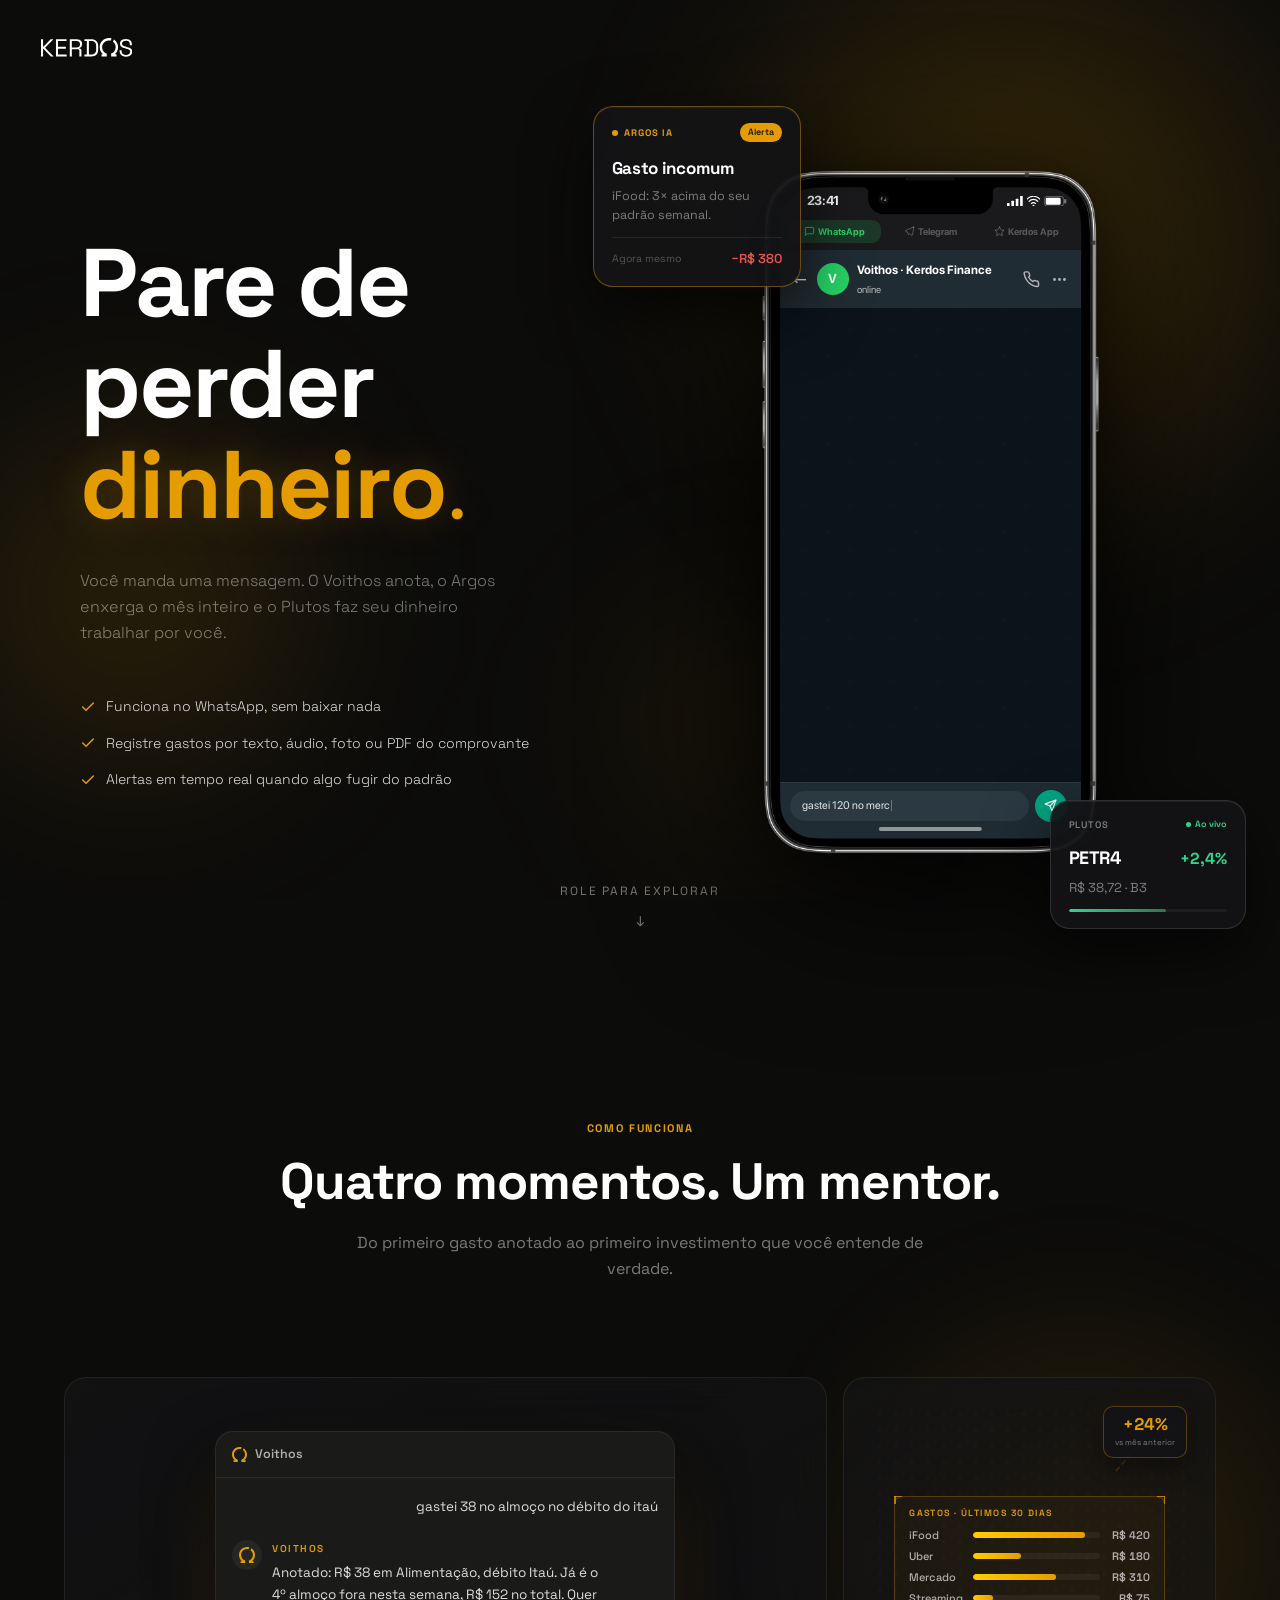
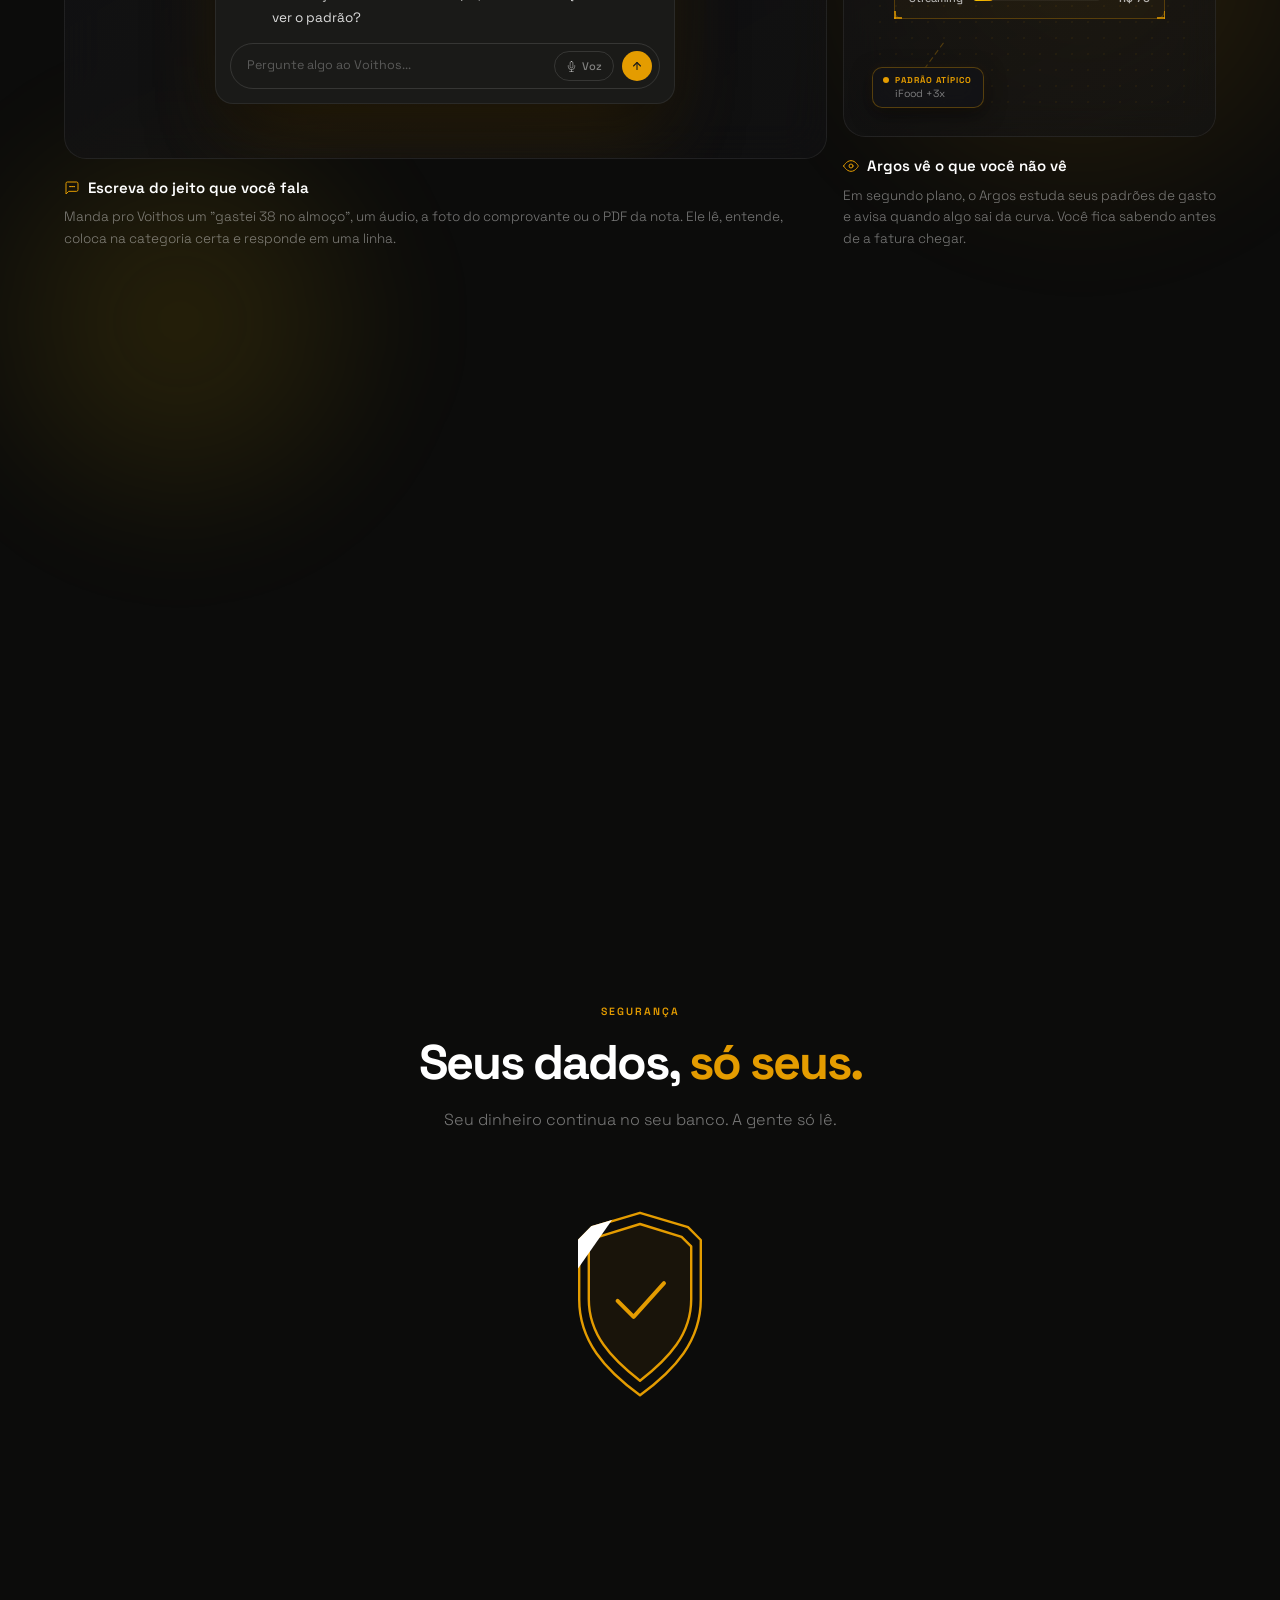
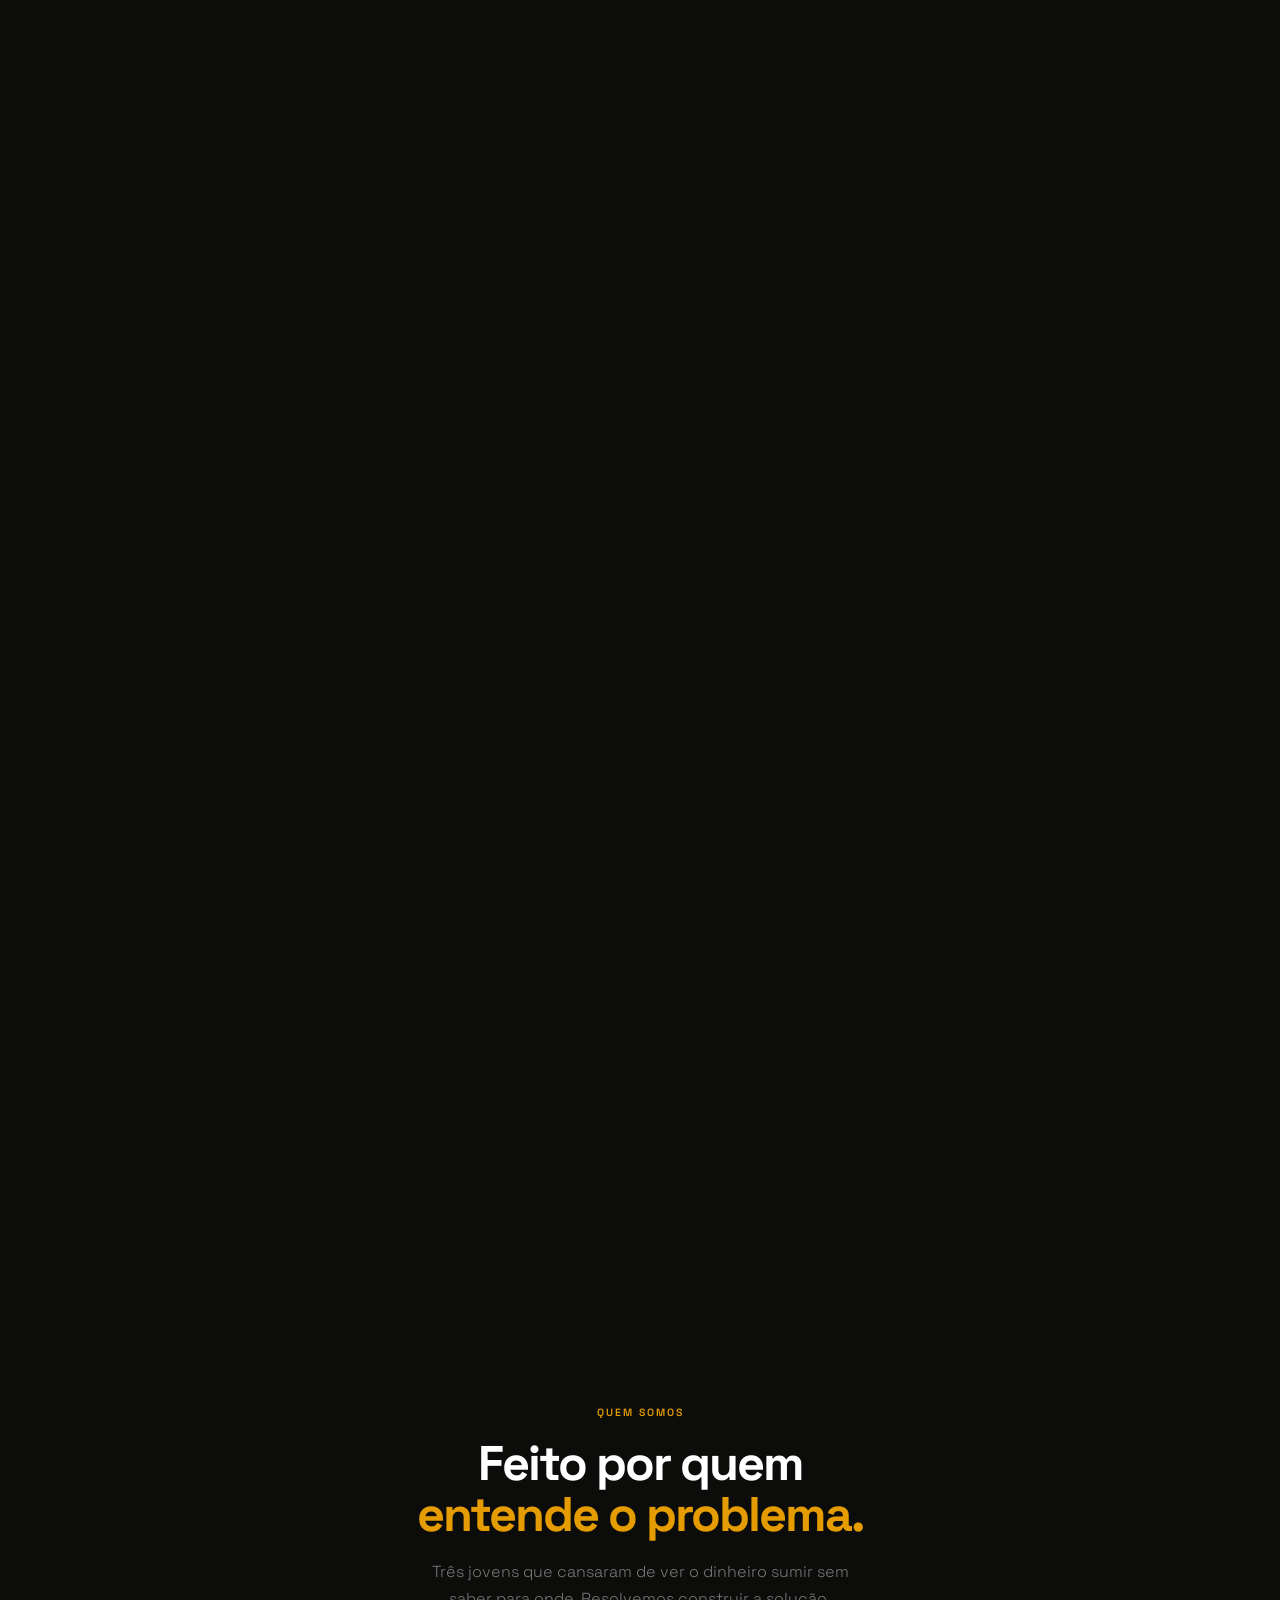
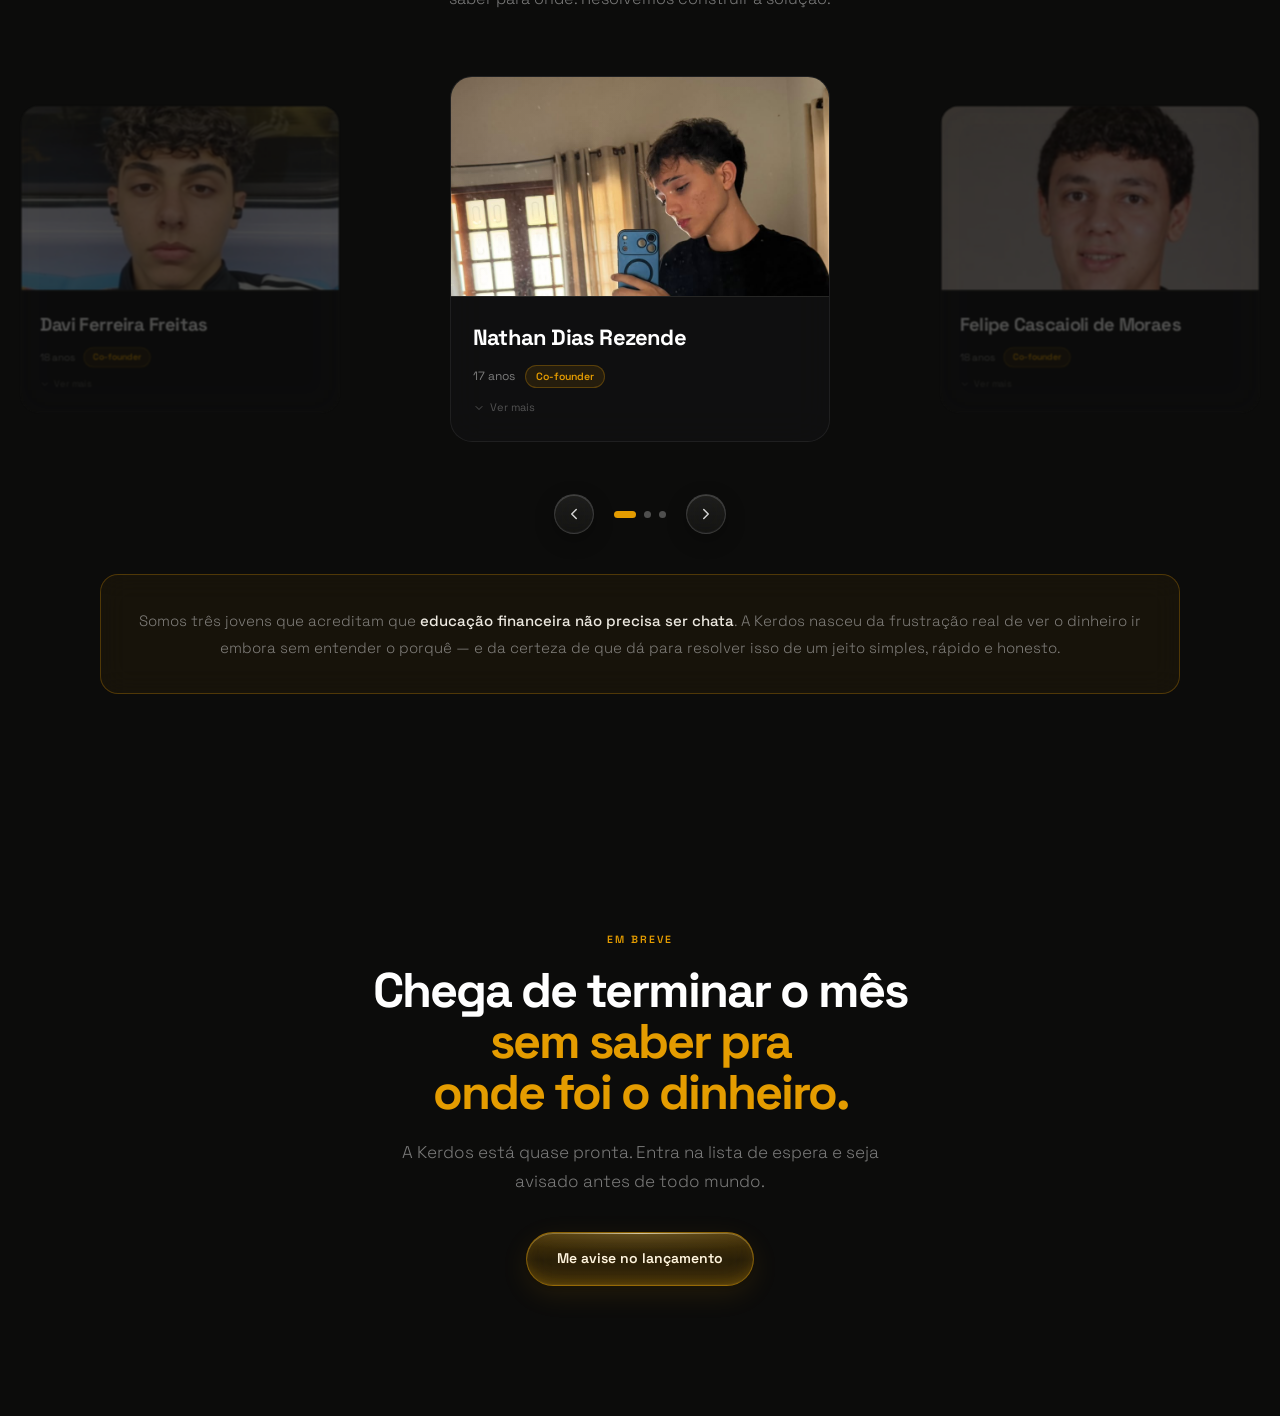
<file: index.html>
<!DOCTYPE html>
<html lang="pt-BR" data-theme="dark">
<head>
  <meta charset="UTF-8">
  <meta name="viewport" content="width=device-width, initial-scale=1.0">
  <title>Kerdos Finance</title>
  <!-- Metadados de busca e de compartilhamento. O produto vive no
       WhatsApp, então o link da landing é colado em conversa o tempo
       todo: sem og:* ele chega como uma URL crua, sem título nem imagem.
       og:image precisa de URL absoluta (os crawlers não resolvem
       caminho relativo) e de 1200×630, a proporção que WhatsApp,
       LinkedIn e X recortam sem cortar o texto. -->
  <meta name="description" content="Mande uma mensagem dizendo quanto gastou. A Kerdos anota, organiza e avisa quando o mês começar a sair do trilho. Funciona no WhatsApp, sem baixar nada.">
  <link rel="canonical" href="https://www.kerdosfinance.com/">
  <meta property="og:type" content="website">
  <meta property="og:locale" content="pt_BR">
  <meta property="og:site_name" content="Kerdos Finance">
  <meta property="og:url" content="https://www.kerdosfinance.com/">
  <meta property="og:title" content="Kerdos Finance · Suas finanças, por conversa">
  <meta property="og:description" content="Mande uma mensagem dizendo quanto gastou. A Kerdos anota, organiza e avisa quando o mês começar a sair do trilho.">
  <meta property="og:image" content="https://www.kerdosfinance.com/assets/og-kerdos.png">
  <meta property="og:image:width" content="1200">
  <meta property="og:image:height" content="630">
  <meta property="og:image:alt" content="Kerdos Finance: suas finanças, por conversa">
  <meta name="twitter:card" content="summary_large_image">
  <meta name="twitter:title" content="Kerdos Finance · Suas finanças, por conversa">
  <meta name="twitter:description" content="Mande uma mensagem dizendo quanto gastou. A Kerdos anota, organiza e avisa quando o mês começar a sair do trilho.">
  <meta name="twitter:image" content="https://www.kerdosfinance.com/assets/og-kerdos.png">
  <meta property="og:image:type" content="image/png">
  <meta name="robots" content="index, follow, max-image-preview:large">
  <!-- Tema único: escuro (preto e dourado), com o sistema em claro ou escuro. -->
  <meta name="theme-color" content="#0C0C0B">
  <meta name="color-scheme" content="dark">
  <link rel="alternate" type="text/plain" href="https://www.kerdosfinance.com/llms.txt" title="llms.txt">
  <!-- Dados estruturados (schema.org). Descrevem só o que a página
       mostra: empresa, site e o produto em pré-lançamento. Sem preço
       nem avaliação, porque ainda não existem. -->
  <script type="application/ld+json">
  {
    "@context": "https://schema.org",
    "@graph": [
      {
        "@type": "Organization",
        "@id": "https://www.kerdosfinance.com/#org",
        "name": "Kerdos Finance",
        "url": "https://www.kerdosfinance.com/",
        "logo": "https://www.kerdosfinance.com/assets/icone-512.png",
        "email": "kerdosfinance@gmail.com",
        "sameAs": ["https://www.instagram.com/kerdos.finance/"],
        "founder": [
          { "@type": "Person", "name": "Nathan Dias Rezende" },
          { "@type": "Person", "name": "Felipe Cascaioli de Moraes" },
          { "@type": "Person", "name": "Davi Ferreira Freitas" }
        ]
      },
      {
        "@type": "WebSite",
        "@id": "https://www.kerdosfinance.com/#site",
        "name": "Kerdos Finance",
        "url": "https://www.kerdosfinance.com/",
        "inLanguage": "pt-BR",
        "publisher": { "@id": "https://www.kerdosfinance.com/#org" }
      },
      {
        "@type": "SoftwareApplication",
        "name": "Kerdos Finance",
        "applicationCategory": "FinanceApplication",
        "operatingSystem": "WhatsApp",
        "description": "Assistente financeiro por conversa no WhatsApp. Registra gastos por texto, áudio, foto ou PDF, avisa quando o mês sai do trilho e ensina o básico de investimentos.",
        "inLanguage": "pt-BR",
        "publisher": { "@id": "https://www.kerdosfinance.com/#org" }
      }
    ]
  }
  </script>
  <link rel="preconnect" href="https://fonts.googleapis.com">
  <link rel="preconnect" href="https://fonts.gstatic.com" crossorigin>
  <link href="https://fonts.googleapis.com/css2?family=Space+Grotesk:wght@300..700&display=swap" rel="stylesheet">
  <link rel="stylesheet" href="styles/core/theme.css">
  <link rel="stylesheet" href="styles/components/navbar.css">
  <!-- Opt-out das View Transitions entre páginas (evita o loader esmaecido no cross-fade) -->
  <style>@view-transition { navigation: none; }</style>
  <link rel="stylesheet" href="styles/core/style.css">
  <link rel="stylesheet" href="styles/components/lista-espera.css">
  <link rel="stylesheet" href="styles/core/scrollbar.css">
  <!-- Nenhum script bloqueia o <head>: todos são defer e rodam em ordem
       depois do HTML (format.js antes de how-it-works.js, que usa ele). -->
  <script src="scripts/core/format.js" defer></script>
  <script src="scripts/components/cursor.js" defer></script>
  <!-- Favicons gerados de assets/icone.svg. O Google usa múltiplos de 48px
       e recorta em círculo: o Ω tem margem para os "pezinhos" não sumirem. -->
  <link rel="icon" href="/favicon.ico" sizes="48x48">
  <link rel="icon" type="image/svg+xml" href="assets/icone.svg">
  <link rel="icon" type="image/png" sizes="192x192" href="assets/icone-192.png">
  <link rel="icon" type="image/png" sizes="96x96" href="assets/icone-96.png">
  <link rel="icon" type="image/png" sizes="48x48" href="assets/icone-48.png">
  <link rel="icon" type="image/png" sizes="32x32" href="assets/icone-32.png">
  <link rel="icon" type="image/png" sizes="16x16" href="assets/icone-16.png">
  <link rel="apple-touch-icon" href="assets/icone-180.png">
</head>
<body class="sem-scrollbar">

<!-- LOADER / INTRO — #loader injetado por app-loader.js, sincrono e no
     topo do body para cobrir a pagina desde o primeiro paint. Some
     1,8s depois do load (mesmo timing das demais paginas). -->
<script src="scripts/components/app-loader.js"></script>

<!-- BG ORBS -->
<div id="bg-orbs">
  <div class="orb orb-a"></div>
  <div class="orb orb-b"></div>
  <div class="orb orb-c"></div>
</div>

<!-- NAVBAR — pré-lançamento: só o wordmark. Os links (Agentes, Sobre
     nós, Planos, Entrar e os agentes do estado logado) saíram da landing
     enquanto o cadastro está fechado; quem já tem conta entra pelo botão
     do hero, que vira "Abrir o app". Ao rolar, a pill encolhe e o
     wordmark assenta no centro da tela (ver nav.nav-minimal em
     styles/components/navbar.css). -->
<nav class="nav-minimal">
  <a href="/" class="nav-logo" aria-label="Kerdos — ir para a home">
    <svg class="nav-wordmark-svg" viewBox="0 0 149 31" fill="currentColor" role="img" aria-label="Kerdos" xmlns="http://www.w3.org/2000/svg">
      <path d="M138.332 1.44043C140.225 1.44043 141.919 1.77377 143.412 2.44043C144.932 3.08043 146.118 4.04038 146.972 5.32031C147.852 6.57364 148.292 8.16011 148.292 10.0801V11.7598H144.972V10.0801C144.972 8.72008 144.678 7.62647 144.092 6.7998C143.532 5.97335 142.745 5.35993 141.732 4.95996C140.746 4.55997 139.612 4.36036 138.332 4.36035C136.492 4.36035 135.012 4.77294 133.892 5.59961C132.772 6.39961 132.212 7.54674 132.212 9.04004C132.212 10.0267 132.452 10.8271 132.932 11.4404C133.412 12.0537 134.092 12.56 134.972 12.96C135.852 13.3333 136.905 13.6666 138.132 13.96L140.212 14.4805C141.839 14.8271 143.292 15.3066 144.572 15.9199C145.879 16.5066 146.919 17.3204 147.692 18.3604C148.466 19.3736 148.852 20.7072 148.852 22.3604C148.852 24.0134 148.439 25.4532 147.612 26.6797C146.786 27.9064 145.612 28.8662 144.092 29.5596C142.598 30.2262 140.838 30.5596 138.812 30.5596C136.785 30.5595 134.972 30.2003 133.372 29.4805C131.772 28.7605 130.506 27.6801 129.572 26.2402C128.666 24.7736 128.212 22.9464 128.212 20.7598V19.9199H131.532V20.7598C131.532 23.0798 132.212 24.8133 133.572 25.96C134.932 27.0798 136.678 27.6396 138.812 27.6396C140.998 27.6396 142.665 27.1466 143.812 26.1602C144.958 25.1736 145.532 23.9336 145.532 22.4404C145.532 21.4005 145.266 20.5733 144.732 19.96C144.226 19.3467 143.505 18.8538 142.572 18.4805C141.639 18.0805 140.545 17.7338 139.292 17.4404L137.212 16.9199C135.585 16.4933 134.145 15.9737 132.892 15.3604C131.638 14.747 130.652 13.9466 129.932 12.96C129.238 11.9467 128.892 10.6533 128.892 9.08008C128.892 7.50679 129.278 6.14664 130.052 5C130.852 3.85335 131.959 2.97368 133.372 2.36035C134.812 1.74702 136.465 1.44043 138.332 1.44043Z"/>
      <path d="M3.35938 14.2002H3.91992L15.7598 2H20.2402L6.59961 15.8398L20.7197 30H16.1201L3.91992 17.5596H3.35938V30H0V2H3.35938V14.2002Z"/>
      <path d="M41.6543 5.04004H27.7734V14.4004H40.5342V17.4404H27.7734V26.96H41.8535V30H24.4141V2H41.6543V5.04004Z"/>
      <path fill-rule="evenodd" clip-rule="evenodd" d="M58.2725 2C60.0058 2 61.5263 2.30659 62.833 2.91992C64.1663 3.50659 65.2065 4.36048 65.9531 5.48047C66.6996 6.57372 67.0732 7.89396 67.0732 9.44043V9.87988C67.0732 11.7199 66.6329 13.1736 65.7529 14.2402C64.873 15.3068 63.8328 16.0271 62.6328 16.4004V16.96C63.5928 16.9866 64.3798 17.3066 64.9932 17.9199C65.633 18.5065 65.9531 19.3999 65.9531 20.5996V30H62.6328V21C62.6328 20.2001 62.4063 19.5868 61.9531 19.1602C61.5265 18.7335 60.873 18.5196 59.9932 18.5195H50.3125V30H46.9531V2H58.2725ZM50.3125 15.4805H57.9531C59.793 15.4804 61.2067 15.0401 62.1934 14.1602C63.2065 13.2536 63.7128 12.0001 63.7129 10.4004V10.1201C63.7129 8.52036 63.2198 7.28037 62.2334 6.40039C61.2468 5.49376 59.8197 5.04007 57.9531 5.04004H50.3125V15.4805Z"/>
      <path fill-rule="evenodd" clip-rule="evenodd" d="M81.7871 2C85.4671 2 88.3076 2.93314 90.3076 4.7998C92.3342 6.66647 93.3477 9.53377 93.3477 13.4004V18.5996C93.3477 22.4929 92.3342 25.3736 90.3076 27.2402C88.3076 29.0802 85.4671 30 81.7871 30H70.8672V27H74.7871V5H70.8672V2H81.7871ZM78.1475 26.96H81.7871C84.5071 26.96 86.5606 26.2933 87.9473 24.96C89.3339 23.6266 90.0273 21.5598 90.0273 18.7598V13.2803C90.0273 10.4269 89.3339 8.3467 87.9473 7.04004C86.5606 5.73337 84.5071 5.08008 81.7871 5.08008H78.1475V26.96Z"/>
      <path d="M110.8 0C112.305 0 113.759 0.222176 115.13 0.634766L113.593 4.30371C112.701 4.0714 111.765 3.94727 110.8 3.94727C104.696 3.94727 99.7471 8.8958 99.7471 15C99.7471 19.8906 102.924 24.0388 107.326 25.4951V30H98.7998V26.6846H101.394C97.9825 23.9351 95.7998 19.7223 95.7998 15C95.7998 6.71573 102.516 4.51009e-07 110.8 0Z"/>
      <path d="M119.021 2.45215C123.104 5.13255 125.8 9.75151 125.8 15C125.8 19.7223 123.618 23.9351 120.207 26.6846H123.115V30H114.432V25.4414C118.752 23.9389 121.853 19.8319 121.853 15C121.853 11.3973 120.129 8.19747 117.461 6.17969L119.021 2.45215Z"/>
    </svg>
  </a>

</nav>

<!-- ═══ HERO ═══ -->
<section class="hero">

  <!-- LEFT: copy + chat -->
  <div class="hero-content">

    <h1>Pare de perder<br><span class="accent"><span id="tw-word">controle</span><span class="tw-cursor">.</span></span></h1>

    <p class="hero-sub">
      Você manda uma mensagem. O Voithos anota, o Argos enxerga o mês inteiro e o Plutos faz seu dinheiro trabalhar por você.
    </p>

    <div class="hero-trust">
      <div class="hero-trust-item">
        <svg viewBox="0 0 24 24"><polyline points="20 6 9 17 4 12"/></svg>
        <span>Funciona no WhatsApp, sem baixar nada</span>
      </div>
      <div class="hero-trust-item">
        <svg viewBox="0 0 24 24"><polyline points="20 6 9 17 4 12"/></svg>
        <span>Registre gastos por texto, áudio, foto ou PDF do comprovante</span>
      </div>
      <div class="hero-trust-item">
        <svg viewBox="0 0 24 24"><polyline points="20 6 9 17 4 12"/></svg>
        <span>Alertas em tempo real quando algo fugir do padrão</span>
      </div>
    </div>

  </div>

  <!-- RIGHT: phone mockup -->
  <div class="hero-visual">
    <div class="phone-wrap">

      <!-- Argos floating card -->
      <div class="float-card alert-card">
        <div class="alert-header">
          <div class="alert-tag-row">
            <span class="alert-dot"></span>
            <span class="alert-tag">Argos IA</span>
          </div>
          <span class="alert-badge">Alerta</span>
        </div>
        <div class="alert-title">Gasto incomum</div>
        <div class="alert-sub">iFood: 3× acima do seu padrão semanal.</div>
        <div class="alert-meta">
          <span class="alert-meta-time">Agora mesmo</span>
          <span class="alert-meta-val">&#x2212;<span data-brl="380" data-sem-centavos>R$ 380</span></span>
        </div>
      </div>

      <!-- Phone — .device-stage holds the static drop-shadow; .device-mockup does the float (separated so the animated transform never rasterizes the filter → no blur) -->
      <div class="device-stage">
      <div class="device-mockup">
        <div class="device-screen">

        <!-- Status bar -->
        <div class="phone-status">
          <span class="phone-time-text">23:41</span>
          <div class="phone-status-icons">
            <!-- Cellular: 4 filled bars, bottom-aligned, increasing height -->
            <svg class="ps-signal" width="18" height="12" viewBox="0 0 18 12" aria-hidden="true">
              <rect x="0"  y="8"   width="3" height="4"   rx="0.6" fill="white"/>
              <rect x="5"  y="5.5" width="3" height="6.5" rx="0.6" fill="white"/>
              <rect x="10" y="3"   width="3" height="9"   rx="0.6" fill="white"/>
              <rect x="15" y="0"   width="3" height="12"  rx="0.6" fill="white"/>
            </svg>
            <!-- WiFi: dot + 3 concentric arcs -->
            <svg class="ps-wifi" width="16" height="13" viewBox="0 -1 16 13" fill="none" aria-hidden="true">
              <circle cx="8" cy="11" r="1.3" fill="white"/>
              <path d="M5.3 8.3 A3.8 3.8 0 0 1 10.7 8.3" stroke="white" stroke-width="1.35" stroke-linecap="round"/>
              <path d="M2.5 5.7 A7.2 7.2 0 0 1 13.5 5.7" stroke="white" stroke-width="1.35" stroke-linecap="round"/>
              <path d="M0   3   A10.5 10.5 0 0 1 16 3"   stroke="white" stroke-width="1.35" stroke-linecap="round"/>
            </svg>
            <!-- Battery: rounded body + nipple + ~85% fill -->
            <svg class="ps-battery" width="27" height="12" viewBox="0 0 27 12" fill="none" aria-hidden="true">
              <rect x="0.5" y="0.5" width="22" height="11" rx="3"   stroke="white" stroke-opacity="0.35"/>
              <rect x="23"  y="3.5" width="2.5" height="5"  rx="1"  fill="white" fill-opacity="0.4"/>
              <rect x="2"   y="2"   width="17"  height="8"  rx="1.5" fill="white"/>
            </svg>
          </div>
        </div>

        <!-- Platform toggle -->
        <div class="phone-toggle">
          <button class="phone-toggle-btn wa-active active" data-view="whatsapp">
            <svg viewBox="0 0 24 24"><path d="M21 15a2 2 0 0 1-2 2H7l-4 4V5a2 2 0 0 1 2-2h14a2 2 0 0 1 2 2z"/></svg>
            WhatsApp
          </button>
          <button class="phone-toggle-btn" data-view="telegram">
            <svg viewBox="0 0 24 24"><path d="M21.198 2.433a2.242 2.242 0 0 0-1.022.215l-16.5 6.972c-.97.41-.944 1.76.046 2.124l3.935 1.46 1.52 4.944c.198.645.93.894 1.46.507l2.18-1.596 3.917 2.93c.554.415 1.345.134 1.524-.52l3.024-14.974c.19-.942-.687-1.766-1.084-2.062z"/></svg>
            Telegram
          </button>
          <button class="phone-toggle-btn" data-view="kerdos">
            <svg viewBox="0 0 24 24"><polygon points="12 2 15.09 8.26 22 9.27 17 14.14 18.18 21.02 12 17.77 5.82 21.02 7 14.14 2 9.27 8.91 8.26 12 2"/></svg>
            Kerdos App
          </button>
        </div>

        <!-- ── Views sliding track ── -->
        <div class="phone-views-track">

        <!-- ── WhatsApp view ── -->
        <div class="phone-view" id="phone-view-whatsapp">
          <div class="wa-header">
            <span class="wa-back">&#8592;</span>
            <div class="wa-avatar">V</div>
            <div class="wa-info">
              <div class="wa-name">Voithos · Kerdos Finance</div>
              <div class="wa-status">online</div>
            </div>
            <div class="wa-header-icons">
              <svg viewBox="0 0 24 24"><path d="M22 16.92v3a2 2 0 0 1-2.18 2 19.79 19.79 0 0 1-8.63-3.07A19.5 19.5 0 0 1 4.69 12 19.79 19.79 0 0 1 1.61 3.41 2 2 0 0 1 3.6 1.24h3a2 2 0 0 1 2 1.72 12.84 12.84 0 0 0 .7 2.81 2 2 0 0 1-.45 2.11L7.91 8.84a16 16 0 0 0 6 6l.86-.86a2 2 0 0 1 2.11-.45 12.84 12.84 0 0 0 2.81.7A2 2 0 0 1 21.5 16.92z"/></svg>
              <svg viewBox="0 0 24 24"><circle cx="12" cy="12" r="1"/><circle cx="19" cy="12" r="1"/><circle cx="5" cy="12" r="1"/></svg>
            </div>
          </div>
          <!-- Conversation is built/looped by JS; this is the no-JS fallback -->
          <div class="wa-messages">
            <div class="wa-msg wa-msg-user is-in">
              <div class="wa-bubble">gastei 120 no mercado hoje<span class="bubble-meta">08:45</span></div>
            </div>
            <div class="wa-msg wa-msg-bot is-in">
              <div class="wa-bubble"><span class="bot-name">Voithos</span>Boa, já registrei! ✅ Mercado tá sendo sua maior categoria esse mês.<span class="bubble-meta">08:45</span></div>
            </div>
          </div>
          <div class="wa-input-bar">
            <div class="wa-input-pill">Mensagem</div>
            <div class="wa-send-btn">
              <svg viewBox="0 0 24 24"><line x1="22" y1="2" x2="11" y2="13"/><polygon points="22 2 15 22 11 13 2 9 22 2"/></svg>
            </div>
          </div>
        </div>

        <!-- ── Telegram view ── -->
        <div class="phone-view" id="phone-view-telegram">
          <div class="tg-header">
            <span class="tg-back">&#8592;</span>
            <div class="tg-avatar">V</div>
            <div class="tg-info">
              <div class="tg-name">Voithos · Kerdos Finance</div>
              <div class="tg-status">online</div>
            </div>
            <div class="tg-header-icons">
              <svg viewBox="0 0 24 24"><path d="M15.05 5A5 5 0 0 1 19 8.95M15.05 1A9 9 0 0 1 23 8.94m-1 7.98v3a2 2 0 0 1-2.18 2 19.79 19.79 0 0 1-8.63-3.07A19.5 19.5 0 0 1 4.69 12 19.79 19.79 0 0 1 1.61 3.41 2 2 0 0 1 3.6 1.24h3a2 2 0 0 1 2 1.72 12.84 12.84 0 0 0 .7 2.81 2 2 0 0 1-.45 2.11L7.91 8.84a16 16 0 0 0 6 6l.86-.86a2 2 0 0 1 2.11-.45 12.84 12.84 0 0 0 2.81.7A2 2 0 0 1 22 16.92z"/></svg>
              <svg viewBox="0 0 24 24"><circle cx="12" cy="12" r="1"/><circle cx="19" cy="12" r="1"/><circle cx="5" cy="12" r="1"/></svg>
            </div>
          </div>
          <!-- Conversation is built/looped by JS; this is the no-JS fallback -->
          <div class="tg-messages">
            <div class="tg-msg tg-msg-user is-in">
              <div class="tg-bubble">registra 85 no almoço<span class="bubble-meta">13:02</span></div>
            </div>
            <div class="tg-msg tg-msg-bot is-in">
              <div class="tg-bubble"><span class="bot-name">Voithos</span>Anotado! 🍽️ Alimentação já é sua 2ª maior categoria este mês.<span class="bubble-meta">13:02</span></div>
            </div>
          </div>
          <div class="tg-input-bar">
            <div class="tg-input-pill">Mensagem</div>
            <div class="tg-send-btn">
              <svg viewBox="0 0 24 24"><line x1="22" y1="2" x2="11" y2="13"/><polygon points="22 2 15 22 11 13 2 9 22 2"/></svg>
            </div>
          </div>
        </div>

        <!-- ── Kerdos App view ── -->
        <div class="phone-view" id="phone-view-kerdos">
          <div class="kerdos-header">
            <div class="kerdos-av">V</div>
            <div class="kerdos-hd-info">
              <div class="kerdos-hd-name">Voithos — Kerdos Finance</div>
              <div class="kerdos-hd-online"><span class="kerdos-hd-dot"></span>online agora</div>
            </div>
          </div>
          <!-- Conversation is built/looped by JS; this is the no-JS fallback -->
          <div class="kerdos-msgs">
            <div class="km km-user is-in">
              <div class="km-bubble">tô gastando muito?<span class="bubble-meta">22:15</span></div>
            </div>
            <div class="km km-bot is-in">
              <div class="km-bubble"><span class="bot-name">Voithos</span>Um pouco. Você já passou 30% do padrão da semana, e ainda é quarta.<span class="bubble-meta">22:15</span></div>
            </div>
          </div>
          <div class="kerdos-input">
            <div class="kerdos-input-pill">Manda uma mensagem…</div>
            <div class="kerdos-send">
              <svg viewBox="0 0 24 24"><line x1="22" y1="2" x2="11" y2="13"/><polygon points="22 2 15 22 11 13 2 9 22 2"/></svg>
            </div>
          </div>
        </div>

        </div><!-- /.phone-views-track -->

        <!-- Home indicator (iOS) -->
        <div class="phone-home" aria-hidden="true"></div>

        </div><!-- /.device-screen -->
        <img class="device-shell" src="assets/iphone-frame.webp" width="1200" height="2265" fetchpriority="high" decoding="async" alt="" aria-hidden="true" draggable="false">
      </div><!-- /.device-mockup -->
      </div><!-- /.device-stage -->

      <!-- Plutos floating card -->
      <div class="float-card stock-card">
        <div class="stock-header">
          <span class="stock-tag">Plutos</span>
          <span class="stock-live"><span class="stock-live-dot"></span>Ao vivo</span>
        </div>
        <div class="stock-ticker-row">
          <span class="stock-ticker">PETR4</span>
          <span class="stock-pct" data-percent="2.4">+2,4%</span>
        </div>
        <div class="stock-price"><span data-brl="38.72">R$ 38,72</span> · B3</div>
        <div class="stock-bar-track"><div class="stock-bar-fill"></div></div>
      </div>

    </div>
  </div>

  <div class="scroll-indicator">
    <span>Role para explorar</span>
    <div class="scroll-arrow">↓</div>
  </div>

</section>

<!-- ═══ COMO FUNCIONA ═══ -->
<section id="como-funciona" class="hiw-section">
  <div class="hiw-orb hiw-orb-1" id="hiw-orb-1"></div>
  <div class="hiw-orb hiw-orb-2" id="hiw-orb-2"></div>

  <div class="hiw-container">

    <header class="hiw-header" id="hiw-header">
      <div class="hiw-eyebrow">Como funciona</div>
      <h2 class="hiw-heading">Quatro momentos. Um mentor.</h2>
      <p class="hiw-sub">Do primeiro gasto anotado ao primeiro investimento que você entende de verdade.</p>
    </header>

    <div class="hiw-grid">

      <!-- Unit 1 — Voithos conversation -->
      <div class="hiw-unit">
        <div class="hiw-card" id="hiw-card-1">
          <div class="hiw-card-inner">
            <!-- Réplica em miniatura da tela de chat do Voithos (views/voithos.tmpl).
                 O card antigo era um mockup de mensageiro — avatar "V", "online",
                 bolha dourada — e nada daquilo existe no produto: o app não usa
                 bolha, a resposta vem com o símbolo Ω, o rótulo dourado e texto
                 corrido, e o que pisca enquanto ele pensa é o próprio Ω.
                 Os dois <path> abaixo são os mesmos bytes de VT_SYMBOL_PATHS
                 (scripts/agents/voithos/voithos.js) e da máscara em
                 styles/agents/marca-voithos.css — se o símbolo mudar lá, muda aqui.
                 Tudo é ilustração: nenhum <input>, nada focável, aria-hidden. -->
            <div class="hiw-vt-app" aria-hidden="true">

              <div class="hiw-vt-topbar">
                <svg class="hiw-vt-glyph" viewBox="0 0 30 30" fill="currentColor"><path d="M15 0C16.5053 0 17.9588 0.221919 19.3296 0.634509L17.7931 4.3034C16.9009 4.07109 15.9649 3.94737 15 3.94737C8.8958 3.94737 3.94737 8.8958 3.94737 15C3.94737 19.8907 7.12392 24.0393 11.5263 25.4955V30H3V26.6842H5.59339C2.18233 23.9347 0 19.7223 0 15C0 6.71573 6.71573 0 15 0Z"/><path d="M23.2221 2.4523C27.3044 5.13271 30 9.75151 30 15C30 19.7223 27.8178 23.9348 24.4068 26.6842H27.3158V30H18.6316V25.4419C22.9518 23.9395 26.0526 19.832 26.0526 15C26.0526 11.3973 24.3288 8.19742 21.6612 6.17964L23.2221 2.4523Z"/></svg>
                <span class="hiw-vt-agent">Voithos</span>
              </div>

              <div class="hiw-vt-thread">

                <div class="hiw-vt-msg hiw-vt-msg-user" id="hiw-b1">gastei 38 no almoço no débito do itaú</div>

                <!-- Uma só mensagem do bot: o Ω desenhando dá lugar ao texto
                     no mesmo bloco, como no app. Dois elementos separados
                     deixariam um buraco no fio quando o "pensando" apagasse. -->
                <div class="hiw-vt-msg hiw-vt-msg-bot" id="hiw-b2">
                  <div class="hiw-vt-avatar"><svg viewBox="0 0 30 30" fill="currentColor"><path d="M15 0C16.5053 0 17.9588 0.221919 19.3296 0.634509L17.7931 4.3034C16.9009 4.07109 15.9649 3.94737 15 3.94737C8.8958 3.94737 3.94737 8.8958 3.94737 15C3.94737 19.8907 7.12392 24.0393 11.5263 25.4955V30H3V26.6842H5.59339C2.18233 23.9347 0 19.7223 0 15C0 6.71573 6.71573 0 15 0Z"/><path d="M23.2221 2.4523C27.3044 5.13271 30 9.75151 30 15C30 19.7223 27.8178 23.9348 24.4068 26.6842H27.3158V30H18.6316V25.4419C22.9518 23.9395 26.0526 19.832 26.0526 15C26.0526 11.3973 24.3288 8.19742 21.6612 6.17964L23.2221 2.4523Z"/></svg></div>
                  <div class="hiw-vt-body">
                    <div class="hiw-vt-label">Voithos</div>
                    <div class="hiw-vt-mark" id="hiw-typing">
                      <svg viewBox="0 0 30 30" fill="currentColor">
                        <!-- #fff aqui é canal de máscara, não cor de tema. -->
                        <mask id="hiw-vt-reveal"><circle cx="15" cy="15" r="13" fill="none" stroke="#fff" stroke-width="6.5" transform="rotate(-90 15 15)"/></mask>
                        <g mask="url(#hiw-vt-reveal)"><path d="M15 0C16.5053 0 17.9588 0.221919 19.3296 0.634509L17.7931 4.3034C16.9009 4.07109 15.9649 3.94737 15 3.94737C8.8958 3.94737 3.94737 8.8958 3.94737 15C3.94737 19.8907 7.12392 24.0393 11.5263 25.4955V30H3V26.6842H5.59339C2.18233 23.9347 0 19.7223 0 15C0 6.71573 6.71573 0 15 0Z"/><path d="M23.2221 2.4523C27.3044 5.13271 30 9.75151 30 15C30 19.7223 27.8178 23.9348 24.4068 26.6842H27.3158V30H18.6316V25.4419C22.9518 23.9395 26.0526 19.832 26.0526 15C26.0526 11.3973 24.3288 8.19742 21.6612 6.17964L23.2221 2.4523Z"/></g>
                      </svg>
                    </div>
                    <div class="hiw-vt-text" id="hiw-answer">Anotado: <span data-brl="38" data-sem-centavos>R$&nbsp;38</span> em Alimentação, débito Itaú. Já é o 4º almoço fora nesta semana, <span data-brl="152" data-sem-centavos>R$&nbsp;152</span> no total. Quer ver o padrão?</div>
                  </div>
                </div>

              </div>

              <div class="hiw-vt-inputbar">
                <span class="hiw-vt-placeholder">Pergunte algo ao Voithos...</span>
                <span class="hiw-vt-voice">
                  <svg viewBox="0 0 24 24"><path d="M12 1a3 3 0 0 0-3 3v8a3 3 0 0 0 6 0V4a3 3 0 0 0-3-3z"/><path d="M19 10v2a7 7 0 0 1-14 0v-2"/><line x1="12" y1="19" x2="12" y2="23"/><line x1="8" y1="23" x2="16" y2="23"/></svg>
                  Voz
                </span>
                <span class="hiw-vt-send">
                  <svg viewBox="0 0 24 24"><line x1="12" y1="19" x2="12" y2="5"/><polyline points="5 12 12 5 19 12"/></svg>
                </span>
              </div>

            </div>
          </div>
        </div>
        <div class="hiw-caption">
          <div class="hiw-cap-title">
            <svg viewBox="0 0 24 24" fill="none" stroke="currentColor" stroke-width="1.5" stroke-linecap="round" stroke-linejoin="round" aria-hidden="true"><path d="M21 15a2 2 0 0 1-2 2H7l-4 4V5a2 2 0 0 1 2-2h14a2 2 0 0 1 2 2z"/><circle cx="9" cy="10" r="0.6" fill="currentColor"/><circle cx="12" cy="10" r="0.6" fill="currentColor"/><circle cx="15" cy="10" r="0.6" fill="currentColor"/></svg>
            Escreva do jeito que você fala
          </div>
          <p>Manda pro Voithos um "gastei 38 no almoço", um áudio, a foto do comprovante ou o PDF da nota. Ele lê, entende, coloca na categoria certa e responde em uma linha.</p>
        </div>
      </div>

      <!-- Unit 2 — Argos eye -->
      <div class="hiw-unit">
        <div class="hiw-card" id="hiw-card-2">
          <div class="hiw-card-inner">
            <div class="argos-holo" aria-label="Painel holográfico ilustrativo do agente Argos" aria-hidden="true">

              <!-- Connector lines -->
              <svg class="argos-connectors" viewBox="0 0 300 260" preserveAspectRatio="none" aria-hidden="true">
                <path class="argos-conn argos-conn-1" d="M 232 56 L 254 34" stroke="rgba(228,156,0,0.3)" stroke-width="1" fill="none"/>
                <path class="argos-conn argos-conn-2" d="M 68 204 L 50 226" stroke="rgba(228,156,0,0.3)" stroke-width="1" fill="none"/>
              </svg>

              <!-- Central panel — bar chart -->
              <div class="argos-panel">
                <div class="argos-panel-hdr">GASTOS · ÚLTIMOS 30 DIAS</div>
                <span class="argos-corner argos-corner-tl" aria-hidden="true"></span>
                <span class="argos-corner argos-corner-tr" aria-hidden="true"></span>
                <span class="argos-corner argos-corner-bl" aria-hidden="true"></span>
                <span class="argos-corner argos-corner-br" aria-hidden="true"></span>
                <div class="argos-bars" aria-hidden="true">
                  <div class="argos-bar-row">
                    <span class="argos-bar-label">iFood</span>
                    <div class="argos-bar-track"><div class="argos-bar" style="width:88%"></div></div>
                    <span class="argos-bar-val" data-brl="420" data-sem-centavos>R$&nbsp;420</span>
                  </div>
                  <div class="argos-bar-row">
                    <span class="argos-bar-label">Uber</span>
                    <div class="argos-bar-track"><div class="argos-bar" style="width:38%"></div></div>
                    <span class="argos-bar-val" data-brl="180" data-sem-centavos>R$&nbsp;180</span>
                  </div>
                  <div class="argos-bar-row">
                    <span class="argos-bar-label">Mercado</span>
                    <div class="argos-bar-track"><div class="argos-bar" style="width:65%"></div></div>
                    <span class="argos-bar-val" data-brl="310" data-sem-centavos>R$&nbsp;310</span>
                  </div>
                  <div class="argos-bar-row">
                    <span class="argos-bar-label">Streaming</span>
                    <div class="argos-bar-track"><div class="argos-bar" style="width:16%"></div></div>
                    <span class="argos-bar-val" data-brl="75" data-sem-centavos>R$&nbsp;75</span>
                  </div>
                </div>
              </div>

              <!-- Satellite 1 — variation indicator (top right) -->
              <div class="argos-sat argos-sat-1" aria-hidden="true">
                <span class="argos-sat-num" id="argos-pct" data-percent="24">+24%</span>
                <span class="argos-sat-sub">vs mês anterior</span>
              </div>

              <!-- Satellite 2 — anomaly alert (bottom left) -->
              <div class="argos-sat argos-sat-2" aria-hidden="true">
                <div class="argos-sat-row">
                  <span class="argos-pulse-dot"></span>
                  <span class="argos-sat-tag">PADRÃO ATÍPICO</span>
                </div>
                <span class="argos-sat-detail">iFood +3x</span>
              </div>

            </div>
          </div>
        </div>
        <div class="hiw-caption">
          <div class="hiw-cap-title">
            <svg viewBox="0 0 24 24" fill="none" stroke="currentColor" stroke-width="1.5" stroke-linecap="round" stroke-linejoin="round" aria-hidden="true"><path d="M1 12s4-8 11-8 11 8 11 8-4 8-11 8-11-8-11-8z"/><circle cx="12" cy="12" r="3"/></svg>
            Argos vê o que você não vê
          </div>
          <p>Em segundo plano, o Argos estuda seus padrões de gasto e avisa quando algo sai da curva. Você fica sabendo antes de a fatura chegar.</p>
        </div>
      </div>

      <!-- Unit 3 — Notification stack -->
      <div class="hiw-unit">
        <div class="hiw-card" id="hiw-card-3">
          <div class="hiw-card-inner">
            <div class="hiw-notif-stack">
              <div class="hiw-notif hiw-notif-back">
                <div class="hiw-notif-ph-title"></div>
                <div class="hiw-notif-ph-line"></div>
                <div class="hiw-notif-ph-line hiw-notif-ph-line-short"></div>
              </div>
              <div class="hiw-notif hiw-notif-front">
                <div class="hiw-notif-hd">
                  <svg viewBox="0 0 24 24" fill="none" stroke="currentColor" stroke-width="1.5" stroke-linecap="round" stroke-linejoin="round" aria-hidden="true"><path d="M18 8A6 6 0 0 0 6 8c0 7-3 9-3 9h18s-3-2-3-9"/><path d="M13.73 21a2 2 0 0 1-3.46 0"/></svg>
                  <span>ARGOS</span>
                </div>
                <div class="hiw-notif-title">iFood está pesado</div>
                <div class="hiw-notif-body">3x mais que sua média mensal. Quer definir um teto de <span data-brl="200" data-sem-centavos>R$ 200</span>?</div>
                <div class="hiw-notif-btns">
                  <button class="hiw-nbtn-primary">Definir teto</button>
                  <button class="hiw-nbtn-ghost">Agora não</button>
                </div>
              </div>
            </div>
          </div>
        </div>
        <div class="hiw-caption">
          <div class="hiw-cap-title">
            <svg viewBox="0 0 24 24" fill="none" stroke="currentColor" stroke-width="1.5" stroke-linecap="round" stroke-linejoin="round" aria-hidden="true"><polygon points="13 2 3 14 12 14 11 22 21 10 12 10 13 2"/></svg>
            Alertas que valem a pena ler
          </div>
          <p>Quando o Argos detecta algo, o Voithos te avisa com contexto e uma ação clara. Sem notificação inútil, sem terrorismo financeiro.</p>
        </div>
      </div>

      <!-- Unit 4 — Plutos: a jornada do investidor -->
      <div class="hiw-unit">
        <div class="hiw-card" id="hiw-card-4">
          <div class="hiw-card-inner">
            <!-- Réplica do modo Aprender do Plutos (views/plutos.tmpl) — a aba
                 que abre por padrão no app. O que morava aqui era o gráfico do
                 modo Mercado, com cor literal cravada no SVG: a legenda promete
                 "aprenda antes de apostar" e a ilustração mostrava cotação.
                 Módulos, XP e resumos saem de plutos-data.js, sem inventar nada.
                 Uma liberdade: no app o herói e a lista ficam empilhados na
                 coluna da esquerda; aqui vão lado a lado, porque o card é largo
                 e baixo. Os estados (is-concluida / is-atual / is-bloqueada) e
                 os nomes de classe são os do app.
                 Ilustração: nada aqui é clicável, aria-hidden. -->
            <div class="hiw-pl-app" aria-hidden="true">

              <div class="hiw-pl-topbar">
                <span class="hiw-pl-nome">Plutos</span>
                <span class="hiw-pl-pill">
                  <svg class="hiw-pl-pill-ic" viewBox="0 0 24 24"><path d="M8.5 14.5A2.5 2.5 0 0 0 11 12c0-1.38-.5-2-1-3-1.072-2.143-.224-4.054 2-6 .5 2.5 2 4.9 4 6.5 2 1.6 3 3.5 3 5.5a7 7 0 1 1-14 0c0-1.153.433-2.294 1-3a2.5 2.5 0 0 0 2.5 2.5z"/></svg>
                  <span><strong>7</strong> dias de streak</span>
                </span>
                <span class="hiw-pl-pill hiw-pl-pill-xp">
                  <svg class="hiw-pl-pill-ic" viewBox="0 0 24 24"><polygon points="12 2 15 9 22 9.5 16.5 14 18.5 21 12 17 5.5 21 7.5 14 2 9.5 9 9"/></svg>
                  <span><strong id="hiw-pl-xp">230</strong> XP</span>
                </span>
              </div>

              <div class="hiw-pl-corpo">

                <!-- Herói: o módulo da vez. As duas faces ficam empilhadas na
                     mesma célula do grid — a troca é um crossfade, e a altura
                     não pula porque quem manda é a face mais alta. -->
                <div class="hiw-pl-hero" id="hiw-pl-hero">
                  <div class="hiw-pl-face hiw-pl-face-a">
                    <span class="hiw-pl-eyebrow">Módulo 2 de 6 · Fundamentos</span>
                    <h3 class="hiw-pl-titulo">Risco x Retorno</h3>
                    <p class="hiw-pl-resumo">Por que todo retorno maior cobra um preço em incerteza, e como pesar os dois.</p>
                    <div class="hiw-pl-rodape">
                      <span class="hiw-pl-meta">90 XP · 80% para avançar</span>
                      <span class="hiw-pl-cta">Começar</span>
                    </div>
                  </div>
                  <div class="hiw-pl-face hiw-pl-face-b">
                    <span class="hiw-pl-eyebrow">Módulo 3 de 6 · Fundamentos</span>
                    <h3 class="hiw-pl-titulo">Entendendo volatilidade</h3>
                    <p class="hiw-pl-resumo">O que significa um ativo oscilar muito, e quando isso é risco de verdade.</p>
                    <div class="hiw-pl-rodape">
                      <span class="hiw-pl-meta">100 XP · 80% para avançar</span>
                      <span class="hiw-pl-cta">Começar</span>
                    </div>
                  </div>
                </div>

                <div class="hiw-pl-jornada">
                  <div class="hiw-pl-jornada-hd">
                    <span class="hiw-pl-jornada-titulo">Sua jornada</span>
                    <span class="hiw-pl-jornada-meta"><span id="hiw-pl-feitos">1</span> de 6</span>
                  </div>
                  <ol class="hiw-pl-lista">

                    <li class="hiw-pl-mod is-concluida">
                      <span class="hiw-pl-marca"><svg class="hiw-pl-check" viewBox="0 0 24 24"><polyline points="20 6 9 17 4 12"/></svg></span>
                      <span class="hiw-pl-mod-titulo">O que é uma ação?</span>
                      <span class="hiw-pl-xp">85% · +120 XP</span>
                    </li>

                    <!-- Linha que conclui na animação: as duas leituras moram no
                         DOM e a classe do <li> escolhe qual aparece. -->
                    <li class="hiw-pl-mod is-atual" id="hiw-pl-mod2">
                      <span class="hiw-pl-marca"><span class="hiw-pl-num">2</span><svg class="hiw-pl-check" viewBox="0 0 24 24"><polyline points="20 6 9 17 4 12"/></svg></span>
                      <span class="hiw-pl-mod-titulo">Risco x Retorno</span>
                      <span class="hiw-pl-estado">Disponível</span>
                      <span class="hiw-pl-xp">90% · +90 XP</span>
                    </li>

                    <!-- Linha que destrava: cadeado dá lugar ao número. -->
                    <li class="hiw-pl-mod is-bloqueada" id="hiw-pl-mod3">
                      <span class="hiw-pl-marca"><span class="hiw-pl-num">3</span></span>
                      <span class="hiw-pl-mod-titulo">Entendendo volatilidade</span>
                      <span class="hiw-pl-estado">Disponível</span>
                      <span class="hiw-pl-cadeado"><svg viewBox="0 0 24 24"><rect x="3" y="11" width="18" height="11" rx="2" ry="2"/><path d="M7 11V7a5 5 0 0 1 10 0v4"/></svg></span>
                    </li>

                    <li class="hiw-pl-mod is-bloqueada">
                      <span class="hiw-pl-marca"><span class="hiw-pl-num">4</span></span>
                      <span class="hiw-pl-mod-titulo">O que são Fiis?</span>
                      <span class="hiw-pl-cadeado"><svg viewBox="0 0 24 24"><rect x="3" y="11" width="18" height="11" rx="2" ry="2"/><path d="M7 11V7a5 5 0 0 1 10 0v4"/></svg></span>
                    </li>

                    <li class="hiw-pl-mod is-bloqueada">
                      <span class="hiw-pl-marca"><span class="hiw-pl-num">5</span></span>
                      <span class="hiw-pl-mod-titulo">Cripto sem mistério</span>
                      <span class="hiw-pl-cadeado"><svg viewBox="0 0 24 24"><rect x="3" y="11" width="18" height="11" rx="2" ry="2"/><path d="M7 11V7a5 5 0 0 1 10 0v4"/></svg></span>
                    </li>

                    <li class="hiw-pl-mod is-bloqueada">
                      <span class="hiw-pl-marca"><span class="hiw-pl-num">6</span></span>
                      <span class="hiw-pl-mod-titulo">Renda fixa na prática</span>
                      <span class="hiw-pl-cadeado"><svg viewBox="0 0 24 24"><rect x="3" y="11" width="18" height="11" rx="2" ry="2"/><path d="M7 11V7a5 5 0 0 1 10 0v4"/></svg></span>
                    </li>

                  </ol>
                </div>

              </div>
            </div>
          </div>
        </div>
        <div class="hiw-caption">
          <div class="hiw-cap-title">
            <svg viewBox="0 0 24 24" fill="none" stroke="currentColor" stroke-width="1.5" stroke-linecap="round" stroke-linejoin="round" aria-hidden="true"><polyline points="22 7 13.5 15.5 8.5 10.5 2 17"/><polyline points="16 7 22 7 22 13"/></svg>
            Aprenda antes de apostar
          </div>
          <p>Seis módulos, do que é uma ação até renda fixa. O próximo só abre quando você acerta 80% do anterior. Investir sem entender é o caminho mais curto pra perder dinheiro.</p>
        </div>
      </div>

    </div><!-- /.hiw-grid -->
  </div><!-- /.hiw-container -->
</section>

<!-- ═══ SEGURANÇA ═══ -->
<section class="security-section" id="security-section">

  <div class="security-sticky">
    <div class="security-sticky-inner">

      <div class="security-header">
        <span class="sec-eyebrow">SEGURANÇA</span>
        <h2>Seus dados, <span class="accent">só seus.</span></h2>
        <p class="security-subtitle">Seu dinheiro continua no seu banco. A gente só lê.</p>
      </div>

      <div class="security-diagram">

        <!-- Bezier lines: start at shield edge, end 15px clear of branch text right/left edge -->
        <svg class="diagram-lines" viewBox="0 0 1000 380" preserveAspectRatio="none" xmlns="http://www.w3.org/2000/svg" aria-hidden="true">
          <path class="diagram-line line-1" d="M 400 195 C 368 168 340 86 285 54"   stroke="#E49C00" stroke-width="1" fill="none" stroke-linecap="round" opacity="0.45"/>
          <path class="diagram-line line-2" d="M 600 200 C 632 184 662 158 715 140" stroke="#E49C00" stroke-width="1" fill="none" stroke-linecap="round" opacity="0.45"/>
          <path class="diagram-line line-3" d="M 400 245 C 368 245 332 245 285 245" stroke="#E49C00" stroke-width="1" fill="none" stroke-linecap="round" opacity="0.45"/>
          <path class="diagram-line line-4" d="M 600 252 C 632 262 665 278 715 285" stroke="#E49C00" stroke-width="1" fill="none" stroke-linecap="round" opacity="0.45"/>
        </svg>

        <!-- Escudo — line-art, centralizado em absoluto -->
        <div class="escudo-container">
          <!-- Escudo de silhueta tech (pico no topo, ombros chanfrados, laterais
               retas que afinam até a ponta) com um check no centro, no
               mesmo traço 1.5 do resto do line-art. As cores vêm do CSS.

               Camadas, de baixo para cima:
               1. base: face translúcida + traços em currentColor;
               2. luz: a silhueta inteira em branco opaco, revelada só onde a
                  máscara deixa. A máscara é uma lâmina dupla na diagonal, de
                  bordas secas, que o script desloca com o scroll (ver
                  .escudo-varredura). Onde ela passa, nada atrás aparece;
               3. selo: os traços inteiros acesos, que aparecem em .sealed.

               Os paths moram em <defs> e as camadas os reusam com <use>; os
               ids levam o prefixo escudo- porque são globais na página. -->
          <svg class="escudo-svg" viewBox="0 0 100 130" xmlns="http://www.w3.org/2000/svg" role="img" aria-label="Escudo com um check, ilustrativo de segurança" fill="none">
            <defs>
              <path id="escudo-contorno" d="M 50 8 L 80 17 L 88 25 V 62 C 88 88 72 106 50 122 C 28 106 12 88 12 62 V 25 L 20 17 Z"/>
              <path id="escudo-chanfro"  d="M 50 15 L 76 23 L 82 29 V 62 C 82 84 68 99 50 113 C 32 99 18 84 18 62 V 29 L 24 23 Z"/>
              <!-- Check, centrado na face do escudo. -->
              <path id="escudo-check" d="M 36 63 L 46 73 L 65 52"/>

              <!-- Lâminas: mask-type alpha (no CSS), então só a opacidade conta,
                   e currentColor é opaco: bordas secas, sem degradê. O fill explícito
                   é obrigatório, senão os rects herdam o fill="none" do <svg>.
                   Retângulos verticais girados 35° viram faixas diagonais;
                   transladar em x no eixo girado as leva do canto superior
                   esquerdo até a ponta inferior direita. A secundária, mais
                   fina, vem atrás da principal. -->
              <mask id="escudo-mascara-luz" class="escudo-mascara" maskUnits="userSpaceOnUse" x="-20" y="-20" width="140" height="170">
                <g transform="rotate(35 50 65)">
                  <g class="escudo-varredura" transform="translate(-80 0)">
                    <rect x="42" y="-85" width="16" height="300" fill="currentColor"/>
                    <rect x="31" y="-85" width="5"  height="300" fill="currentColor"/>
                  </g>
                </g>
              </mask>
            </defs>

            <g stroke-width="1.5" stroke-linecap="round" stroke-linejoin="round">
              <g class="escudo-base">
                <use href="#escudo-chanfro" class="escudo-face"/>
                <use href="#escudo-contorno"/>
                <use href="#escudo-chanfro"/>
                <use href="#escudo-check"/>
              </g>
              <g class="escudo-luz" mask="url(#escudo-mascara-luz)">
                <use href="#escudo-contorno" class="escudo-face"/>
                <use href="#escudo-contorno"/>
              </g>
              <g class="escudo-selo">
                <use href="#escudo-contorno"/>
                <use href="#escudo-chanfro"/>
                <use href="#escudo-check"/>
              </g>
            </g>
          </svg>
        </div>

        <!-- Branch 1 — upper left, line-1 points here -->
        <div class="branch branch-1">
          <div class="branch-content">
            <h3>Criptografia AES-256</h3>
            <p>Seus dados trafegam e ficam guardados criptografados, no mesmo padrão usado pelos bancos.</p>
          </div>
        </div>

        <!-- Branch 2 — right, mid height, line-2 points here -->
        <div class="branch branch-2">
          <div class="branch-content">
            <h3>Somente leitura</h3>
            <p>A conexão com seus bancos é só para visualizar. Nunca movemos seu dinheiro.</p>
          </div>
        </div>

        <!-- Branch 3 — lower left, line-3 points here -->
        <div class="branch branch-3">
          <div class="branch-content">
            <h3>Revogação instantânea</h3>
            <p>Desconecte um banco quando quiser, com um clique. Os dados dele são apagados.</p>
          </div>
        </div>

        <!-- Branch 4 — lower right, line-4 points here -->
        <div class="branch branch-4">
          <div class="branch-content">
            <h3>Conformidade LGPD</h3>
            <p>Peça uma cópia dos seus dados, ou a exclusão deles, quando quiser.</p>
          </div>
        </div>

      </div><!-- /.security-diagram -->

      <!-- Open Finance — inside sticky, fades in after the shield seals -->
      <div class="sec-of-outer">
        <div class="open-finance-compact">
          <div class="of-content">
            <span class="of-eyebrow">EM BREVE · OPEN FINANCE</span>
            <p>Em breve, o <strong>Open Finance</strong> conecta seu banco à Kerdos e seus gastos entram sozinhos, sem você precisar mandar cada um pro Voithos. Regulamentado pelo Banco Central, somente leitura e revogável a qualquer momento.</p>
            <a href="https://openfinancebrasil.org.br/" target="_blank" rel="noopener" class="of-link">Saiba mais sobre Open Finance →</a>
          </div>
        </div>
      </div>

    </div><!-- /.security-sticky-inner -->
  </div><!-- /.security-sticky -->

</section>

<!-- ═══ QUEM SOMOS ═══ -->
<div id="quem-somos"></div>
<div class="team-section">
  <div class="team-header reveal">
    <div class="section-tag">Quem somos</div>
    <h2>Feito por quem<br><span class="accent">entende o problema.</span></h2>
    <p class="section-lead">Três jovens que cansaram de ver o dinheiro sumir sem saber para onde. Resolvemos construir a solução.</p>
  </div>
  <div class="team-carousel" id="team-carousel">
    <div class="team-carousel-track" id="team-track">

      <div class="team-card" data-index="0">
        <div class="team-photo"><img src="assets/co-founders/nathan.jpg" alt="Nathan Dias Rezende, co-founder da Kerdos Finance" width="900" height="1600" loading="lazy" decoding="async" style="--foco: 64% 26%; --foco-popup: 64% 8%;"></div>
        <div class="team-info">
          <div class="team-name">Nathan Dias Rezende</div>
          <div class="team-meta"><span class="team-age">17 anos</span><span class="team-badge">Co-founder</span></div>
          <div class="team-expand-hint"><svg viewBox="0 0 24 24"><polyline points="6 9 12 15 18 9"/></svg>Ver mais</div>
        </div>
        <div class="team-card-bio">
          <p>Designer e desenvolvedor front-end. Comecei pelo visual e só depois migrei pro código, então sempre enxerguei interface como a parte do produto que decide se a pessoa fica ou desiste. Sempre achei absurdo que os apps financeiros entregassem a ferramenta e largassem o usuário sozinho com ela, cheios de telas densas, termos que ninguém explica e zero pedagogia, principalmente pra quem está ganhando o primeiro dinheiro e não sabe por onde começar.</p>
          <p style="margin-top: 12px;">Na Kerdos, sou responsável por tudo que você vê e toca: a identidade visual, a experiência e o front-end que dão corpo ao <strong>Voithos</strong>, ao <strong>Argos</strong> e ao <strong>Plutos</strong>. Cada tela é desenhada no Figma antes de virar código, com uma regra simples: onde der pra executar pelo usuário ou ensinar o usuário a executar, a gente ensina. Interface sóbria, premium e com cara de produto de tecnologia, não de fintech colorida.</p>
          <p style="margin-top: 12px;">Aos 17 anos, já com a Kerdos saindo do papel e virando código, meu propósito aqui é fazer finanças parecerem simples e acessíveis, sem esconder que a pessoa está aprendendo algo importante. Design que trabalha pra você, não o contrário.</p>
        </div>
      </div>

      <div class="team-card" data-index="1">
        <div class="team-photo"><img src="assets/co-founders/felipe.jpg" alt="Felipe Cascaioli de Moraes, co-founder da Kerdos Finance" width="472" height="637" loading="lazy" decoding="async" style="--foco: 50% 12%; --foco-popup: 50% 0%;"></div>
        <div class="team-info">
          <div class="team-name">Felipe Cascaioli de Moraes</div>
          <div class="team-meta"><span class="team-age">18 anos</span><span class="team-badge">Co-founder</span></div>
          <div class="team-expand-hint"><svg viewBox="0 0 24 24"><polyline points="6 9 12 15 18 9"/></svg>Ver mais</div>
        </div>
        <div class="team-card-bio">
          <p>Estudante de TI e desenvolvedor de software, sempre buscando aprimorar meus conhecimentos em engenharia de software, Inteligência Artificial, automação e economia. Tenho grande interesse em compreender como a tecnologia pode transformar mercados, otimizar processos e ampliar o acesso ao conhecimento.</p>
          <p style="margin-top: 12px;">Atualmente, trabalho com sistemas e automações baseadas em Inteligência Artificial, participando do desenvolvimento de soluções que conectam tecnologia e necessidades reais de negócio. Na Kerdos, busco unir minha experiência técnica ao meu interesse por economia e mercado financeiro, contribuindo para a construção de uma plataforma que utiliza inteligência artificial para aproximar os jovens da educação financeira.</p>
          <p style="margin-top: 12px;">Acredito que cuidar do próprio dinheiro deveria ser algo mais simples e acessível. Meu propósito é utilizar a tecnologia para tornar o conhecimento financeiro mais próximo das novas gerações, ajudando jovens a desenvolverem autonomia, consciência e melhores hábitos na relação com o dinheiro.</p>
        </div>
      </div>

      <div class="team-card" data-index="2">
        <div class="team-photo"><img src="assets/co-founders/davi.jpeg" alt="Davi Ferreira Freitas, co-founder da Kerdos Finance" width="720" height="1280" loading="lazy" decoding="async" style="--foco: 48% 52%; --foco-popup: 48% 50%;"></div>
        <div class="team-info">
          <div class="team-name">Davi Ferreira Freitas</div>
          <div class="team-meta"><span class="team-age">18 anos</span><span class="team-badge">Co-founder</span></div>
          <div class="team-expand-hint"><svg viewBox="0 0 24 24"><polyline points="6 9 12 15 18 9"/></svg>Ver mais</div>
        </div>
        <div class="team-card-bio">
          <p>Desenvolvedor de Software e especialista em Inteligência Artificial em produção. Sempre achei um absurdo que os aplicativos financeiros tradicionais fossem tão complexos, engessados e cheios de atrito a ponto de fazerem o usuário desistir no meio do caminho — exigindo que a pessoa trabalhe para a ferramenta, e não o contrário.</p>
          <p style="margin-top: 12px;">Na Kerdos, sou a mente por trás da inteligência e de toda a estrutura que dá vida ao nosso trio de agentes — <strong>Voithos</strong>, <strong>Argos</strong> e <strong>Plutos</strong> —, conectando conversas naturais, análise de gastos e visão de mercado para entregar respostas em segundos, precisão nos números e segurança de ponta a ponta.</p>
          <p style="margin-top: 12px;">Aos 18 anos, já com sistemas preditivos e agentes autônomos rodando em escala real, meu propósito aqui é simples: transformar tecnologia complexa em uma experiência invisível, honesta e sem planilhas, onde a Inteligência Artificial trabalha por você e pelo seu patrimônio.</p>
        </div>
      </div>

    </div><!-- /.team-carousel-track -->
    <div class="team-nav">
      <button class="team-arrow" id="team-prev" aria-label="Anterior">
        <svg viewBox="0 0 24 24"><polyline points="15 18 9 12 15 6"/></svg>
      </button>
      <div class="team-dots">
        <button class="team-dot" aria-label="Nathan"></button>
        <button class="team-dot" aria-label="Felipe"></button>
        <button class="team-dot" aria-label="Davi"></button>
      </div>
      <button class="team-arrow" id="team-next" aria-label="Próximo">
        <svg viewBox="0 0 24 24"><polyline points="9 18 15 12 9 6"/></svg>
      </button>
    </div>
  </div>
  <div class="team-mission reveal">
    <p>Somos três jovens que acreditam que <strong>educação financeira não precisa ser chata</strong>. A Kerdos nasceu da frustração real de ver o dinheiro ir embora sem entender o porquê — e da certeza de que dá para resolver isso de um jeito simples, rápido e honesto.</p>
  </div>
</div>

<!-- ═══ TEAM POPUP ═══ -->
<div id="team-popup-overlay">
  <div class="team-popup-card" id="team-popup-card">
    <button class="team-popup-close" id="team-popup-close" aria-label="Fechar">
      <svg viewBox="0 0 24 24"><line x1="18" y1="6" x2="6" y2="18"/><line x1="6" y1="6" x2="18" y2="18"/></svg>
    </button>
    <div class="team-popup-photo" id="team-popup-photo"></div>
    <div class="team-popup-body">
      <div class="team-popup-name" id="team-popup-name"></div>
      <div class="team-popup-meta-row" id="team-popup-meta"></div>
      <div class="team-popup-divider"></div>
      <div class="team-popup-bio" id="team-popup-bio"></div>
    </div>
  </div>
</div>

<!-- ═══ CTA FINAL ═══
     A página terminava no "Quem somos" e caía direto no rodapé: quem
     chegou até aqui já leu tudo e está mais perto de decidir do que em
     qualquer outro ponto, e não tinha um botão na frente.
     Pré-lançamento: o cadastro está fechado, então o convite é para ser
     avisado por e-mail. Ao abrir as contas, o botão volta a apontar para
     cadastro.html e o mailto sai. -->
<section class="cta-final" id="comecar">
  <div class="cta-final-inner reveal">
    <span class="section-tag">Em breve</span>
    <h2>Chega de terminar o mês<br><span class="accent">sem saber pra onde foi o dinheiro.</span></h2>
    <p class="cta-final-lead">A Kerdos está quase pronta. Entra na lista de espera e seja avisado antes de todo mundo.</p>
    <div class="cta-final-actions">
      <a href="mailto:kerdosfinance@gmail.com?subject=Quero%20ser%20avisado%20do%20lan%C3%A7amento" class="btn-primary" data-lista-espera>Me avise no lançamento</a>
    </div>
  </div>
</section>

<!-- ═══ UPGRADE TOAST ═══ -->
<div id="upgrade-toast" class="upgrade-toast" role="status" aria-live="polite">
  <button class="upgrade-toast-close" id="upgrade-toast-close" aria-label="Fechar">
    <svg viewBox="0 0 24 24"><line x1="18" y1="6" x2="6" y2="18"/><line x1="6" y1="6" x2="18" y2="18"/></svg>
  </button>
  <div class="upgrade-toast-content">
    <div class="upgrade-toast-title">Pronto pra ir além?</div>
  </div>
  <a href="#comecar" class="upgrade-toast-btn" id="upgrade-toast-btn">Entrar na lista</a>
</div>

<script src="scripts/components/lista-espera.js" defer></script>
<script src="scripts/components/how-it-works.js" defer></script>
<script src="scripts/components/swipe.js"></script>

<script>
  /* NAVBAR SCROLL SHRINK */
  const navEl = document.querySelector('nav');
  window.addEventListener('scroll', () => {
    navEl.classList.toggle('scrolled', window.scrollY > 60);
  }, { passive: true });

  /* SCROLL REVEAL */
  const io = new IntersectionObserver((entries) => {
    entries.forEach(e => {
      if (e.isIntersecting) { e.target.classList.add('visible'); io.unobserve(e.target); }
    });
  }, { threshold: 0.12 });
  document.querySelectorAll('.reveal, .reveal-left, .reveal-right').forEach(el => io.observe(el));

  /* TYPEWRITER */
  const words = ['controle', 'dinheiro', 'tempo', 'paciência'];
  const twEl  = document.getElementById('tw-word');
  let wi = 0, ci = words[0].length, deleting = true;

  function type() {
    const word = words[wi];
    if (!deleting) {
      twEl.textContent = word.slice(0, ++ci);
      if (ci === word.length) { deleting = true; setTimeout(type, 2200); return; }
      setTimeout(type, 90);
    } else {
      twEl.textContent = word.slice(0, --ci);
      if (ci === 0) { deleting = false; wi = (wi + 1) % words.length; setTimeout(type, 320); return; }
      setTimeout(type, 52);
    }
  }
  setTimeout(type, 3400);

  /* TEAM CAROUSEL */
  (function () {
    var cards    = Array.from(document.querySelectorAll('.team-card'));
    var dots     = Array.from(document.querySelectorAll('.team-dot'));
    var track    = document.getElementById('team-track');
    var carousel = document.getElementById('team-carousel');
    var n        = cards.length;
    var cur      = 0;

    function syncTrackHeight() {
      setTimeout(function () {
        if (track) track.style.minHeight = (cards[cur].offsetHeight + 20) + 'px';
      }, 50);
    }

    function applyClasses() {
      cards.forEach(function (card, i) {
        card.classList.remove('tc-active', 'tc-left', 'tc-right');
        var rel = (i - cur + n) % n;
        if (rel === 0)      card.classList.add('tc-active');
        else if (rel === 1) card.classList.add('tc-right');
        else                card.classList.add('tc-left');
      });
      dots.forEach(function (d, i) { d.classList.toggle('active', i === cur); });
      syncTrackHeight();
    }

    function goTo(i) { cur = (i + n) % n; applyClasses(); }

    /* ── Scroll wheel: horizontal SOMENTE sobre o card ativo ──
       A hitbox usa a geometria estável do slot central (offsetWidth/offsetHeight,
       imunes ao transform), nunca o rect do card em animação — caso contrário
       o alvo escorrega no meio do gesto e o scroll vaza para a página,
       girando o carrossel e rolando a página ao mesmo tempo. */
    var WHEEL_THRESHOLD = 42;   // delta acumulado necessário para virar 1 card
    var GESTURE_GAP_MS  = 180;  // silêncio que encerra um gesto (fim da inércia)
    var accum = 0;              // delta acumulado do gesto atual
    var lastWheelAt = 0;        // timestamp do último evento de wheel
    var stepDone = false;       // já virou um card neste gesto
    var gestureOutside = false; // gesto começou fora da hitbox → nunca sequestra

    function activeHitbox() {
      var r = track.getBoundingClientRect();
      var card = cards[cur];
      var halfW = card.offsetWidth / 2;
      var cx = r.left + r.width / 2;
      return {
        left:   cx - halfW,
        right:  cx + halfW,
        top:    r.top,
        bottom: r.top + card.offsetHeight
      };
    }

    function normalizedDelta(e) {
      var d = Math.abs(e.deltaX) > Math.abs(e.deltaY) ? e.deltaX : e.deltaY;
      if (e.deltaMode === 1) d *= 16;        // DOM_DELTA_LINE
      else if (e.deltaMode === 2) d *= 100;  // DOM_DELTA_PAGE
      return d;
    }

    carousel.addEventListener('wheel', function (e) {
      if (popupOverlay && popupOverlay.classList.contains('visible')) return;

      var box  = activeHitbox();
      var over = e.clientX >= box.left && e.clientX <= box.right &&
                 e.clientY >= box.top  && e.clientY <= box.bottom;

      var now = (window.performance && performance.now) ? performance.now() : Date.now();
      if (now - lastWheelAt > GESTURE_GAP_MS) {   // novo gesto
        accum = 0;
        stepDone = false;
        gestureOutside = !over;                   // trava a decisão no início do gesto
      }
      lastWheelAt = now;

      /* Fora dos cards (ou gesto iniciado fora): scroll vertical normal da página */
      if (!over || gestureOutside) return;

      /* Sobre o card ativo: só navegação horizontal, página não rola */
      e.preventDefault();
      if (stepDone) return;                       // 1 card por gesto — inércia não repete

      accum += normalizedDelta(e);
      if (Math.abs(accum) >= WHEEL_THRESHOLD) {
        goTo(cur + (accum > 0 ? 1 : -1));
        accum = 0;
        stepDone = true;
      }
    }, { passive: false });

    /* Dot navigation */
    dots.forEach(function (d, i) {
      d.addEventListener('click', function () { goTo(i); });
    });

    /* Arrow navigation */
    document.getElementById('team-prev').addEventListener('click', function () { goTo(cur - 1); });
    document.getElementById('team-next').addEventListener('click', function () { goTo(cur + 1); });

    /* Swipe no celular: o card ativo segue o dedo e, ao soltar além do
       limite, o carrossel vira. Os estilos inline só existem durante o
       arraste; ao limpá-los a transição do CSS leva o card ao destino. */
    if (window.KerdosSwipe) {
      KerdosSwipe(track, {
        onStart: function () { cards[cur].style.transition = 'none'; },
        onMove: function (dx) {
          var c = cards[cur];
          c.style.transform = 'translateX(' + dx + 'px) scale(' + (1 - Math.min(Math.abs(dx) / 1600, 0.08)) + ')';
          c.style.opacity = Math.max(0.45, 1 - Math.abs(dx) / 520);
        },
        onEnd: function (dir) {
          var c = cards[cur];
          c.style.transition = ''; c.style.transform = ''; c.style.opacity = '';
          if (dir) goTo(cur - dir);
        }
      });
    }

    /* Team popup */
    var popupOverlay = document.getElementById('team-popup-overlay');
    var popupClose   = document.getElementById('team-popup-close');

    function openTeamPopup(card) {
      document.getElementById('team-popup-photo').innerHTML = card.querySelector('.team-photo').innerHTML;
      document.getElementById('team-popup-name').textContent = card.querySelector('.team-name').textContent;
      document.getElementById('team-popup-meta').innerHTML   = card.querySelector('.team-meta').innerHTML;
      document.getElementById('team-popup-bio').innerHTML    = card.querySelector('.team-card-bio').innerHTML;
      popupOverlay.classList.add('visible');
      document.body.style.overflow = 'hidden';
    }

    function closeTeamPopup() {
      popupOverlay.classList.remove('visible');
      document.body.style.overflow = '';
    }

    cards.forEach(function (card) {
      card.addEventListener('click', function () {
        if (!card.classList.contains('tc-active')) return;
        openTeamPopup(card);
      });
    });

    popupOverlay.addEventListener('click', function (e) {
      if (e.target === popupOverlay) closeTeamPopup();
    });

    popupClose.addEventListener('click', closeTeamPopup);

    document.addEventListener('keydown', function (e) {
      if (e.key === 'Escape') closeTeamPopup();
    });

    applyClasses();
  })();

  /* ══ PHONE: self-building looping conversation engine ══ */
  (function () {
    var reduce     = window.matchMedia('(prefers-reduced-motion: reduce)').matches;
    var activeView = 'whatsapp';
    var timers     = [];      // active timeouts for the running view
    var switchTimer = null;   // pending tab-switch start
    var runToken   = 0;       // bump to invalidate any in-flight run
    var visible    = false;

    /* Carrossel: ao terminar a conversa, a tela vira sozinha para a próxima */
    var ORDER    = ['whatsapp', 'telegram', 'kerdos'];
    var SLIDE_MS = 420;       // igual à transição do .phone-views-track
    var HOLD_MS  = 1800;      // conversa completa fica parada antes de virar

    /* Inline SVGs */
    var TICKS_SVG = '<svg viewBox="0 0 18 12" fill="none" stroke="currentColor" stroke-width="1.6" stroke-linecap="round" stroke-linejoin="round"><polyline points="1 6.5 4.2 9.5 9.6 2.5"/><polyline points="7.6 9.2 8.1 8.7 13.8 2.5"/></svg>';
    var VERIFIED_SVG = '<svg class="verified-badge" viewBox="0 0 24 24" fill="currentColor" aria-hidden="true"><circle cx="12" cy="12" r="10"/><path d="M8 12.4l2.6 2.6L16 9" fill="none" stroke="#10222E" stroke-width="2.4" stroke-linecap="round" stroke-linejoin="round"/></svg>';

    /* Per-platform class map */
    var P = {
      whatsapp: { msg: 'wa-msg', user: 'wa-msg-user', bot: 'wa-msg-bot', bubble: 'wa-bubble', typing: 'chat-typing typing-wa' },
      telegram: { msg: 'tg-msg', user: 'tg-msg-user', bot: 'tg-msg-bot', bubble: 'tg-bubble', typing: 'chat-typing typing-tg' },
      kerdos:   { msg: 'km',     user: 'km-user',     bot: 'km-bot',     bubble: 'km-bubble', typing: 'chat-typing typing-km' }
    };

    var containers = {
      whatsapp: document.querySelector('#phone-view-whatsapp .wa-messages'),
      telegram: document.querySelector('#phone-view-telegram .tg-messages'),
      kerdos:   document.querySelector('#phone-view-kerdos .kerdos-msgs')
    };

    /* Input pills + their resting placeholders (for the user-typing effect) */
    var pills = {
      whatsapp: document.querySelector('#phone-view-whatsapp .wa-input-pill'),
      telegram: document.querySelector('#phone-view-telegram .tg-input-pill'),
      kerdos:   document.querySelector('#phone-view-kerdos .kerdos-input-pill')
    };
    var placeholders = { whatsapp: 'Mensagem', telegram: 'Mensagem', kerdos: 'Manda uma mensagem…' };

    /* Conversation scripts — turns played sequentially, then looped */
    var BOT = 'Voithos';
    var convos = {
      whatsapp: [
        { from: 'user', time: '08:45', text: 'gastei 120 no mercado hoje' },
        { from: 'bot',  time: '08:45', name: BOT, text: 'Boa, já registrei! ✅ Mercado tá sendo sua maior categoria esse mês.' },
        { chips: ['Ver categorias', 'Definir meta'] },
        { from: 'user', time: '08:46', text: 'quanto gastei essa semana?' },
        { from: 'bot',  time: '08:46', name: BOT, text: 'R$ 487 até agora, 68% da sua meta semanal. Tá indo bem 👍' },
        { from: 'user', time: '08:47', text: 'e no ifood?' },
        { from: 'bot',  time: '08:47', name: BOT, text: 'R$ 92 essa semana. Tá 20% acima da média, fica de olho 👀' },
        { chips: ['Resumo do mês', 'Criar alerta'] }
      ],
      telegram: [
        { from: 'user', time: '13:02', text: 'registra 85 no almoço' },
        { from: 'bot',  time: '13:02', name: BOT, text: 'Anotado! 🍽️ Alimentação já é sua 2ª maior categoria este mês.' },
        { chips: ['Categorias', 'Meta do mês'] },
        { from: 'user', time: '13:03', text: 'qual minha meta do mês?' },
        { from: 'bot',  time: '13:03', name: BOT, text: 'Meta: R$ 2.000. Você usou R$ 1.140. Faltam R$ 860 pra 20 dias 📊' },
        { from: 'user', time: '13:04', text: 'tô no caminho certo?' },
        { from: 'bot',  time: '13:04', name: BOT, text: 'Tá sim! No ritmo atual você fecha o mês com folga 🎯' },
        { chips: ['Ver projeção', 'Investir sobra'] }
      ],
      kerdos: [
        { from: 'user', time: '22:15', text: 'tô gastando muito?' },
        { from: 'bot',  time: '22:15', name: BOT, text: 'Um pouco. Você já passou 30% do padrão da semana, e ainda é quarta.' },
        { chips: ['Ver detalhes', 'Cortar gastos'] },
        { from: 'user', time: '22:16', text: 'me dá um resumo do mês' },
        { from: 'bot',  time: '22:16', name: BOT, text: 'Claro! R$ 1.240 em 18 dias. Mercado (42%), iFood (28%), Transporte (18%).' },
        { from: 'user', time: '22:17', text: 'onde dá pra economizar?' },
        { from: 'bot',  time: '22:17', name: BOT, text: 'iFood. Cortando pela metade você guarda ~R$ 170 por mês 💰' },
        { chips: ['Criar meta', 'Investir'] }
      ]
    };

    /* ── DOM builders ── */
    function el(tag, cls, html) {
      var e = document.createElement(tag);
      if (cls) e.className = cls;
      if (html != null) e.innerHTML = html;
      return e;
    }
    function metaHTML(turn) {
      var ticks = turn.from === 'user' ? '<span class="bubble-ticks">' + TICKS_SVG + '</span>' : '';
      return '<span class="bubble-meta">' + turn.time + ticks + '</span>';
    }
    function makeMessage(view, turn) {
      var p = P[view];
      var wrap = el('div', p.msg + ' ' + (turn.from === 'user' ? p.user : p.bot));
      var name = turn.from === 'bot' ? '<span class="bot-name">' + turn.name + VERIFIED_SVG + '</span>' : '';
      wrap.appendChild(el('div', p.bubble, name + turn.text + metaHTML(turn)));
      return wrap;
    }
    function makeTyping(view) {
      return el('div', P[view].typing, '<span></span><span></span><span></span>');
    }
    function makeChips(arr) {
      var d = el('div', 'chat-chips');
      arr.forEach(function (c) { d.appendChild(el('span', 'chat-chip', c)); });
      return d;
    }
    function nodeFor(view, turn) {
      return turn.chips ? makeChips(turn.chips) : makeMessage(view, turn);
    }

    /* ── Timers / scroll ── */
    function clearTimers() { timers.forEach(clearTimeout); timers = []; }
    function later(fn, ms) { var id = setTimeout(fn, ms); timers.push(id); return id; }
    function scrollDown(c) {
      if (reduce) { c.scrollTop = c.scrollHeight; return; }
      c.scrollTo({ top: c.scrollHeight, behavior: 'smooth' });
    }
    function reveal(node) {
      requestAnimationFrame(function () {
        requestAnimationFrame(function () { node.classList.add('is-in'); });
      });
    }

    function caret() { return el('span', 'input-caret'); }
    function resetPill(view) {
      var pill = pills[view];
      if (!pill) return;
      pill.classList.remove('is-typing');
      pill.textContent = placeholders[view];
    }
    /* Type the user's message into the input pill char-by-char, then "send" */
    function typeIntoInput(view, text, done) {
      var pill = pills[view];
      if (!pill) { done(); return; }
      pill.classList.add('is-typing');
      pill.textContent = '';
      pill.appendChild(caret());
      var i = 0;
      function tick() {
        i++;
        pill.textContent = text.slice(0, i);
        pill.appendChild(caret());
        if (i < text.length) {
          later(tick, 35 + Math.random() * 20);
        } else {
          later(function () { resetPill(view); done(); }, 250); /* sent */
        }
      }
      later(tick, 220);
    }

    /* Static full render (reduced motion / no animation) */
    function renderStatic(view) {
      var c = containers[view]; if (!c) return;
      c.innerHTML = '';
      convos[view].forEach(function (turn) {
        var node = nodeFor(view, turn);
        node.classList.add('is-in');
        c.appendChild(node);
      });
      c.scrollTop = c.scrollHeight;
    }

    /* Animated, looping run for a single view */
    function run(view) {
      clearTimers();
      var token = ++runToken;
      var c = containers[view]; if (!c) return;
      c.innerHTML = '';
      resetPill(view);            // clear any half-typed input from a previous run
      var turns = convos[view];
      var i = 0;

      function next() {
        if (token !== runToken) return;          // superseded
        if (i >= turns.length) {                  // conversa completa → segura e vira pra próxima tela
          later(function advance() {
            if (token !== runToken) return;
            if (swipe && swipe.isDragging()) { later(advance, 300); return; } // não vira debaixo do dedo
            goTo(ORDER[(ORDER.indexOf(view) + 1) % ORDER.length]);
          }, HOLD_MS);
          return;
        }
        var turn = turns[i++];

        if (turn.chips) {
          var chips = makeChips(turn.chips);
          c.appendChild(chips); reveal(chips); scrollDown(c);
          later(next, 850);
          return;
        }

        if (turn.from === 'bot') {                // typing → bubble
          var typing = makeTyping(view);
          c.appendChild(typing); reveal(typing); scrollDown(c);
          later(function () {
            if (token !== runToken) return;
            if (typing.parentNode) typing.parentNode.removeChild(typing);
            var msg = makeMessage(view, turn);
            c.appendChild(msg); reveal(msg); scrollDown(c);
            later(next, 950 + Math.random() * 300);
          }, 950);
          return;
        }

        /* user: type into the input pill first, then the bubble is "sent" */
        typeIntoInput(view, turn.text, function () {
          if (token !== runToken) return;
          var um = makeMessage(view, turn);
          c.appendChild(um); reveal(um); scrollDown(c);
          later(next, 650 + Math.random() * 300);
        });
      }
      next();
    }

    /* Sincroniza o botão ativo + a posição do track com a tela `view` */
    function setActiveTab(view) {
      document.querySelectorAll('.phone-toggle-btn').forEach(function (b) {
        b.classList.remove('active', 'wa-active', 'tg-active');
        if (b.dataset.view !== view) return;
        b.classList.add('active');
        if (view === 'whatsapp') b.classList.add('wa-active');
        if (view === 'telegram') b.classList.add('tg-active');
      });
      var track = document.querySelector('.phone-views-track');
      if (track) {
        track.classList.remove('show-telegram', 'show-kerdos');
        if (view === 'telegram') track.classList.add('show-telegram');
        if (view === 'kerdos')   track.classList.add('show-kerdos');
      }
    }

    /* Único caminho para trocar de tela — usado pelo clique nas abas E pelo
       carrossel automático: desliza o track e recomeça a conversa de destino. */
    function goTo(view) {
      setActiveTab(view);
      activeView = view;
      if (reduce) { renderStatic(view); return; }
      stop();
      /* espera o slide de 400ms terminar antes de montar a nova conversa */
      if (visible) switchTimer = setTimeout(function () { run(view); }, SLIDE_MS);
    }

    function stop() {
      runToken++;
      clearTimers();
      if (switchTimer) { clearTimeout(switchTimer); switchTimer = null; }
      resetPill('whatsapp'); resetPill('telegram'); resetPill('kerdos');
    }

    /* Reduced motion: paint all three statically, no engine */
    if (reduce) {
      renderStatic('whatsapp'); renderStatic('telegram'); renderStatic('kerdos');
    }

    /* Pause/resume with viewport visibility (perf + focus) */
    var mockup = document.querySelector('.device-mockup');
    if (mockup && !reduce) {
      var io = new IntersectionObserver(function (entries) {
        var isVis = entries[0].isIntersecting;
        if (isVis === visible) return;
        visible = isVis;
        if (visible) run(activeView); else stop();
      }, { threshold: 0.3 });
      io.observe(mockup);
    }

    /* Tab toggle — o clique só antecipa o que o carrossel já faz sozinho */
    document.querySelectorAll('.phone-toggle-btn').forEach(function (btn) {
      btn.addEventListener('click', function () { goTo(btn.dataset.view); });
    });

    /* Swipe na tela do celular: a tela segue o dedo e, ao soltar além do
       limite, vai para a vizinha pelo mesmo goTo das abas. Nas pontas
       (WhatsApp ← / Kerdos App →) o arraste tem resistência e volta,
       como um pager nativo. O track tem 300% de largura, então a conta
       usa a largura da tela visível (o pai dele). */
    var viewsTrack = document.querySelector('.phone-views-track');
    var swipe = null;
    if (viewsTrack && window.KerdosSwipe) {
      var screenW = function () { return viewsTrack.parentElement.clientWidth; };
      swipe = KerdosSwipe(viewsTrack, {
        width: screenW,
        onStart: function () { viewsTrack.style.transition = 'none'; },
        onMove: function (dx) {
          var i = ORDER.indexOf(activeView);
          if ((i === 0 && dx > 0) || (i === ORDER.length - 1 && dx < 0)) dx /= 3;
          viewsTrack.style.transform = 'translateX(' + (dx - i * screenW()) + 'px)';
        },
        onEnd: function (dir) {
          viewsTrack.style.transition = ''; viewsTrack.style.transform = '';
          var i = ORDER.indexOf(activeView) - dir;
          if (dir && i >= 0 && i < ORDER.length) goTo(ORDER[i]);
        }
      });
    }
  })();

  /* UPGRADE TOAST — aparece após 15s, dispensável */
  (function () {
    var toast    = document.getElementById('upgrade-toast');
    var closeBtn = document.getElementById('upgrade-toast-close');
    if (!toast) return;

    var dismissed = localStorage.getItem('kerdos-toast-dismissed');
    if (!dismissed) {
      setTimeout(function () {
        toast.classList.add('visible');
      }, 15000);
    }

    function esconder() {
      toast.classList.remove('visible');
      toast.classList.add('hiding');
      localStorage.setItem('kerdos-toast-dismissed', '1');
    }

    closeBtn.addEventListener('click', esconder);

    /* "Entrar na lista" leva até a seção final (#comecar) e, ao chegar,
       abre o formulário da lista de espera. */
    var ctaBtn = document.getElementById('upgrade-toast-btn');
    var alvo   = document.getElementById('comecar');
    if (ctaBtn && alvo) {
      ctaBtn.addEventListener('click', function (e) {
        e.preventDefault();
        esconder();

        var reduz = window.matchMedia('(prefers-reduced-motion: reduce)').matches;
        alvo.scrollIntoView({ behavior: reduz ? 'auto' : 'smooth', block: 'center' });

        var aberto = false;
        function abrirForm() {
          if (aberto) return;
          aberto = true;
          window.removeEventListener('scrollend', abrirForm);
          if (window.KerdosListaEspera) window.KerdosListaEspera.abrir();
        }
        /* scrollend não existe no Safari antigo: o timeout garante a abertura */
        window.addEventListener('scrollend', abrirForm);
        setTimeout(abrirForm, reduz ? 0 : 1200);
      });
    }
  })();

  /* SECURITY — sticky-scroll progressive reveal */
  (function () {
    var sec = document.querySelector('.security-section');
    var ofOuter = document.querySelector('.sec-of-outer');
    if (!sec) return;
    sec.classList.add('js-ready');

    /* No celular não há sticky (a seção vira uma coluna comum), então o
       progresso de rolagem dentro da seção não significa nada. Lá cada
       item entra sozinho quando chega na tela: IntersectionObserver
       marca .sec-in uma vez e para de observar, e o CSS do breakpoint
       de 768px faz o fade + subida.

       Armadilha: o observer liga SEMPRE, não só quando a página abre
       estreita. O CSS que esconde os itens é por media query e vale na
       hora em que a tela fica estreita (girar o aparelho, redimensionar
       a janela); se o observer dependesse do matchMedia do carregamento,
       quem abriu largo e estreitou ficava com a seção inteira em
       opacity 0. No desktop o .sec-in não tem efeito nenhum. */
    var mobile = window.matchMedia('(max-width: 768px)');
    var reduce = window.matchMedia('(prefers-reduced-motion: reduce)').matches;
    var itens  = sec.querySelectorAll('.security-header, .escudo-container, .branch, .sec-of-outer');
    if (reduce || !('IntersectionObserver' in window)) {
      itens.forEach(function (el) { el.classList.add('sec-in'); });
    } else {
      var ioSec = new IntersectionObserver(function (entries) {
        entries.forEach(function (e) {
          if (!e.isIntersecting) return;
          e.target.classList.add('sec-in');
          ioSec.unobserve(e.target);
        });
      }, { threshold: 0.25, rootMargin: '0px 0px -8% 0px' });
      itens.forEach(function (el) { ioSec.observe(el); });
    }

    /* ESCUDO — corte de luz guiado pelo scroll.
       alvo (0..1) é onde a luz deveria estar; atual persegue o alvo com
       um lerp num rAF, para a roda do mouse (que rola em degraus) não
       deixar a luz aos trancos. O loop só roda enquanto há diferença e
       para sozinho. Desktop: a passada ocupa o progress de 0.15 a 0.82
       da seção sticky. Mobile: vai do escudo entrando pelo fundo da tela
       até o centro dele chegar ao meio da viewport. Quando a luz termina,
       .sealed acende o escudo inteiro; rolando de volta, rebobina.
       Com reduced motion o escudo já nasce selado e a luz não anda. */
    var escudo     = sec.querySelector('.escudo-svg');
    var varreduras = sec.querySelectorAll('.escudo-varredura');
    var LUZ_INI = -80, LUZ_FIM = 82;   // x da lâmina no eixo girado: fora do escudo nos dois extremos
    var alvo = 0, atual = 0, raf = 0;

    function desenhaLuz() {
      var x = (LUZ_INI + (LUZ_FIM - LUZ_INI) * atual).toFixed(2);
      varreduras.forEach(function (g) { g.setAttribute('transform', 'translate(' + x + ' 0)'); });
      sec.classList.toggle('sealed', atual >= 0.995);
    }
    function passo() {
      atual += (alvo - atual) * 0.12;
      if (Math.abs(alvo - atual) < 0.001) { atual = alvo; raf = 0; }
      else raf = requestAnimationFrame(passo);
      desenhaLuz();
    }
    function moveLuz(p) {
      alvo = Math.max(0, Math.min(1, p));
      if (!raf) raf = requestAnimationFrame(passo);
    }
    if (reduce) sec.classList.add('sealed');

    function update() {
      var vh = window.innerHeight;
      if (mobile.matches) {
        if (!escudo || reduce) return;
        var r = escudo.getBoundingClientRect();
        var centro = r.top + r.height / 2;
        moveLuz((vh + r.height / 2 - centro) / (vh / 2 + r.height / 2));
        return;
      }
      var rect = sec.getBoundingClientRect();
      var maxScroll = rect.height - vh;
      if (maxScroll <= 0) return;
      var scrolled = Math.max(0, -rect.top);
      var progress = Math.min(1, scrolled / maxScroll);

      sec.classList.toggle('reveal-1', progress >= 0.15);
      sec.classList.toggle('reveal-2', progress >= 0.32);
      sec.classList.toggle('reveal-3', progress >= 0.48);
      sec.classList.toggle('reveal-4', progress >= 0.64);
      if (ofOuter) ofOuter.classList.toggle('of-visible', progress >= 0.82);
      if (!reduce) moveLuz((progress - 0.15) / (0.82 - 0.15));
    }

    window.addEventListener('scroll', update, { passive: true });
    window.addEventListener('resize', update);
    update();
  })();

  /* ARGOS — satellite 1 percentage rotation */
  (function () {
    var el = document.getElementById('argos-pct');
    if (!el) return;
    var values = [18, 21, 24, 26, 28];
    var idx = 2;
    setInterval(function () {
      idx = (idx + 1) % values.length;
      el.classList.add('argos-fading');
      setTimeout(function () {
        el.textContent = formatPercent(values[idx]);
        el.classList.remove('argos-fading');
      }, 400);
    }, 10000);
  })();

  /* "Role para explorar" aparece quando a hero assenta e se dissolve no
     primeiro scroll — depois que o usuário rolou, o convite virou ruído.
     Volta se ele retornar ao topo. A transição toda vive no CSS
     (.scroll-indicator / .is-visible); aqui só decidimos o estado. */
  (function () {
    var cue = document.querySelector('.scroll-indicator');
    if (!cue) return;

    var liberado = false;

    function sincronizar() {
      /* 90px: só some quando a rolagem é intencional, não num toque do trackpad */
      cue.classList.toggle('is-visible', liberado && window.scrollY <= 90);
    }

    setTimeout(function () {
      liberado = true;
      sincronizar();
    }, 3000);

    window.addEventListener('scroll', sincronizar, { passive: true });
  })();
</script>

</body>
</html>
</file>
<file: styles/core/theme.css>
/* ════════════════════════════════════════════════════════════
   theme.css — FONTE ÚNICA DA VERDADE de cor do Kerdos Finance.

   Deve ser a PRIMEIRA folha de estilo de toda página.

   Regra de ouro: nenhum outro arquivo declara uma cor literal.
   Componentes consomem só var(--token). Se um componente precisa
   de uma cor que não existe aqui, o conserto é adicionar o token.

   A landing tem UM tema só: escuro (preto e dourado). Não existe
   modo claro — o site fica igual com o sistema em claro ou escuro.

   ── AS QUATRO CAMADAS ───────────────────────────────────────
   1. Primitivas — a paleta bruta.
   2. Canais + alphas — tinta, linha, véu como triplas RGB mais
      degraus de opacidade.
   3. Semânticas — o que o produto realmente consome, pelo papel
      que a cor exerce (--surface-1, --ink-2, --brand-ink).
   4. Aliases — os nomes legados, mapeados sobre a camada 3.
════════════════════════════════════════════════════════════ */


/* ════════════════════════════════════════════════════════════
   CAMADA 1 — PRIMITIVAS
   A paleta bruta. Não consuma direto: use a camada 3.
════════════════════════════════════════════════════════════ */
:root {
  --k-gold-900: #6B4400;
  --k-gold-800: #8A5800;
  --k-gold-700: #9A6000;
  --k-gold-600: #C08300;
  --k-gold-500: #E49C00;
  --k-gold-400: #F5BE4A;
  --k-gold-300: #FFCC00;

  --k-green-500: #2DD68A;
  --k-green-700: #1B7A55;
  --k-red-500:   #E55252;
  --k-red-700:   #B3322F;
  --k-in-500:    #4FAF85;
  --k-out-500:   #D9635C;

  --k-ink-dark: #1A1917;
  --k-paper:    #FAF9F7;

  /* Papel do QR Code. Não é token de tema de propósito: é branco nos
     dois modos porque QR invertido (claro sobre escuro) falha em boa
     parte dos leitores de câmera. */
  --k-qr-paper: #FFFFFF;

  --font:         'Space Grotesk', sans-serif;
  --ease-premium: cubic-bezier(0.16, 1, 0.3, 1);
}


/* ════════════════════════════════════════════════════════════
   CAMADA 2 — CANAIS + DEGRAUS DE ALPHA

   Por que canais e não cores prontas: existem ~580 sites de
   rgba(255,255,255,α) no repo. Reescrevê-los como
   rgba(var(--ink-rgb), var(--a-ink-N)) deixa a opacidade de cada
   uso num degrau nomeado em vez de um número solto.
════════════════════════════════════════════════════════════ */
:root {
  /* Tinta branca neutra. Estes são exatamente os valores que os
     468 rgba(255,255,255,…) do app já usam. */
  --ink-rgb:        255, 255, 255;
  --veil-rgb:       255, 255, 255;
  --line-rgb:       255, 255, 255;
  --brand-tint-rgb: 228, 156, 0;
  --brand-bright-rgb: 255, 204, 0;
  --ok-rgb:         45, 214, 138;
  --danger-rgb:     229, 82, 82;

  /* --card-rgb  é o card EMBUTIDO na página (team card, how-card...).
     --panel-rgb é a superfície FLUTUANTE (modal, gaveta, toast). */
  --card-rgb:       20, 20, 22;
  --panel-rgb:      20, 20, 22;

  /* Scrim = o véu atrás de um modal. */
  --scrim-rgb:      0, 0, 0;
  --scrim-k:        1;

  --a-ink-1: .85;   /* texto forte não-branco     */
  --a-ink-2: .65;   /* texto secundário           */
  --a-ink-3: .45;   /* texto muted / label        */
  --a-ink-4: .28;   /* placeholder / decorativo   */
  --a-ink-5: .12;   /* fantasma                   */

  --a-line:   .07;  /* hairline padrão            */
  --a-line-2: .12;  /* hairline em hover/foco     */

  --a-veil-1: .03;  /* preenchimento sutil        */
  --a-veil-2: .05;
  --a-veil-3: .08;

  --a-spec: .06;    /* brilho especular no topo   */
}


/* ════════════════════════════════════════════════════════════
   CAMADA 3 — SEMÂNTICAS
   O contrato real. É isto que os componentes consomem.
════════════════════════════════════════════════════════════ */
:root {
  color-scheme: dark;

  /* Superfícies, do fundo para a frente */
  --surface-0:       #0C0C0B;
  --surface-1:       #111110;
  --surface-2:       #181816;
  --surface-3:       #1A1A18;
  --surface-panel:   #3A3A3F;
  --surface-overlay: #1A1A18;

  /* Tinta */
  --ink:        #EDE9E0;
  --ink-strong: #FFFFFF;
  --ink-2:      rgba(var(--ink-rgb), var(--a-ink-2));
  --ink-3:      rgba(var(--ink-rgb), var(--a-ink-3));
  --ink-4:      rgba(var(--ink-rgb), var(--a-ink-4));

  /* Linhas */
  --line:        rgba(var(--line-rgb), var(--a-line));
  --line-strong: rgba(var(--line-rgb), var(--a-line-2));

  /* Marca — SPLIT deliberado.
     --brand é PREENCHIMENTO (fundo de botão, arco de gráfico,
     traço de linha): fica #E49C00 nos dois temas, a identidade
     não muda. --brand-ink é TEXTO E ÍCONE: precisa escurecer no
     claro, senão dourado sobre papel dá 2.2:1. */
  --brand:        #E49C00;
  --brand-ink:    #E49C00;
  /* Azulejo das logos de banco (assets/bancos/*.svg). Logo de terceiro
     vem na cor da marca, e várias são pretas (C6, XP, BTG): direto sobre
     o fundo escuro elas somem. Por isso o azulejo é branco nos DOIS
     temas — no claro ele se confunde com o papel e a logo parece solta,
     como no app do banco; no escuro vira ícone. Só no selo do dropdown:
     no card a logo é impressa na tinta do metal (ver .ag-cc-logo). */
  --banco-logo-bg:   #FFFFFF;
  --banco-logo-line: rgba(0,0,0,.08);
  /* Gold de HEADLINE DE DISPLAY (≥40px). No escuro é o mesmo --brand-ink
     de sempre, então nada muda lá. Existe por causa do claro: ali
     --brand-ink é o marrom #9A6000, certo pra texto pequeno e médio
     (onde contraste de leitura manda) e errado pra display — no tamanho
     grande o marrom mata o impacto e lê como tinta suja, não como ouro. */
  --brand-display: var(--brand-ink);
  --display-glow:  0 0 40px rgba(var(--brand-tint-rgb, 228,156,0), 0.25);
  --brand-ink-rgb: 228, 156, 0;   /* mesma tinta em forma de canal */
  --brand-data:   #E49C00;        /* marca GRÁFICA: traço de linha,
                                     arco de donut, régua fina. Fica
                                     entre o fill e a tinta — precisa
                                     ser visível, mas é dado, não texto */
  --brand-hover:  #F5BE4A;
  --brand-bright: #FFCC00;
  --brand-active:  #C88700;  /* pressionado — sempre um passo mais fundo */
  --on-brand:     #1A1A18;   /* tinta SOBRE preenchimento dourado */
  --on-ok:        #0C0C0B;   /* tinta sobre preenchimento verde   */
  --on-danger:    #FFFFFF;   /* tinta sobre preenchimento vermelho */

  /* Semáforo — mesmo split: -ink é a variante legível como texto */
  --ok:         #2DD68A;
  --ok-ink:     #2DD68A;
  --danger:     #E55252;
  --danger-ink: #E55252;

  /* Dinheiro (Argos) — o número mais importante da tela */
  --money-in:  #4FAF85;
  --money-out: #D9635C;
  /* A mesma cor em triplo RGB. Quem precisa de PREENCHIMENTO com alpha
     — o segmentado Gasto/Receita do modal de lançamento — não consegue
     derivar isso de um hex, e sem o token acabaria declarando cor
     literal fora deste arquivo. */
  --money-in-rgb:  79, 175, 133;
  --money-out-rgb: 217, 99, 92;

  /* KPIs do Argos. No escuro o rótulo de 11px leva a cor do que ele
     representa (saldo dourado, gasto vermelho, receita verde) e o
     número fica neutro. */
  --kpi-rotulo-marca:   var(--brand);
  --kpi-rotulo-gasto:   var(--danger);
  --kpi-rotulo-receita: var(--ok);
  --kpi-num-gasto:      rgba(var(--ink-rgb), var(--a-ink-1));
  --kpi-num-receita:    rgba(var(--ink-rgb), var(--a-ink-1));
  --kpi-num-divida:     var(--ink-strong);

  /* O "Olá," da tela inicial do Voithos (o nome usa --brand-ink) */
  --greeting-ink: var(--ink-strong);

  /* Rótulo grego dos planos (ESSENCIAL/AVANÇADO/ILIMITADO): a .35 é o
     mesmo que o antigo opacity .35 sobre a tinta de marca. */
  --plan-greek-ink: rgba(var(--brand-ink-rgb), .35);

  /* Cores de terceiros usadas como TEXTO (o azul do Telegram no
     bloco de vínculo). A identidade fica; o tom escurece no claro. */
  --tg-ink: #2AABEE;
  --tg-rgb: 34, 158, 217;

  /* Setinha do <select>: a cor está cravada dentro do data-URI
     (SVG embutido não enxerga var()), então a URL inteira é o
     token e cada tema traz a sua. */
  --chevron-select: url("data:image/svg+xml;charset=utf-8,%3Csvg xmlns='http://www.w3.org/2000/svg' viewBox='0 0 24 24' fill='none' stroke='rgba(255,255,255,0.5)' stroke-width='1.5' stroke-linecap='round' stroke-linejoin='round'%3E%3Cpolyline points='6 9 12 15 18 9'/%3E%3C/svg%3E");

  /* Orbs de fundo */
  --orb-rgb: 228, 156, 0;
  --a-orb-1: .26;
  --a-orb-2: .18;
  --a-orb-3: .12;

  /* Backgrounds completos dos 7 pontos que desenham orb: valor exato do
     que cada elemento já tinha, só movido para token porque o claro
     (abaixo) precisa de uma FORMA de curva diferente, não só de cor —
     ver o comentário grande no bloco claro. Cada lobo referencia o
     MESMO --a-orb-N que já referenciava (os números escritos como
     fallback de var() nas declarações antigas nunca chegavam a valer —
     --a-orb-N sempre está definida — então o valor real sempre foi
     --a-orb-1/2/3, não os fallbacks; preservado aqui). */
  --orb-bg-shell-a:
    radial-gradient(44% 50% at 33% 37%, rgba(var(--orb-rgb), var(--a-orb-1)) 0%, transparent 70%),
    radial-gradient(36% 40% at 64% 55%, rgba(var(--orb-rgb), var(--a-orb-2)) 0%, transparent 72%),
    radial-gradient(30% 34% at 45% 75%, rgba(var(--orb-rgb), var(--a-orb-3)) 0%, transparent 74%);
  --orb-bg-shell-b:
    radial-gradient(40% 46% at 62% 40%, rgba(var(--orb-rgb), var(--a-orb-2)) 0%, transparent 72%),
    radial-gradient(34% 38% at 36% 58%, rgba(var(--orb-rgb), var(--a-orb-3)) 0%, transparent 74%),
    radial-gradient(28% 30% at 58% 74%, rgba(var(--orb-rgb), var(--a-orb-3)) 0%, transparent 76%);
  --orb-bg-a: radial-gradient(circle, rgba(var(--orb-rgb), var(--a-orb-1)) 0%, transparent 68%);
  --orb-bg-b: radial-gradient(circle, rgba(var(--orb-rgb), var(--a-orb-2)) 0%, transparent 68%);
  --orb-bg-c: radial-gradient(circle, rgba(var(--orb-rgb), var(--a-orb-3)) 0%, transparent 68%);
  --orb-bg-onb-a: radial-gradient(circle, rgba(var(--orb-rgb), var(--a-orb-1)) 0%, transparent 70%);
  --orb-bg-onb-b: radial-gradient(circle, rgba(var(--orb-rgb), var(--a-orb-2)) 0%, transparent 70%);
  --ob-orb-blur-a: 140px;
  --ob-orb-blur-b: 175px;
  --orb-blur-shell-a: 80px;
  --orb-blur-shell-b: 100px;
  --orb-blur: 80px;

  /* Vinheta e grão são só do claro — no escuro o próprio fundo já é
     a superfície mais escura do produto, uma vinheta ali não teria
     papel nenhum pra desempenhar. */
  --vignette-bg: none;
  --orb-bg-core: none;

  /* Orbs próprias da landing ("Como funciona") e das seções da página
     de agentes. No escuro são a luz que desenha o palco de cada seção. */
  --hiw-orb-1:    rgba(228,156,0,.15);
  --hiw-orb-2:    rgba(255,204,0,.12);
  --hiw-secao-bg: transparent;
  --ag-orb-k:     1;      /* multiplica a opacidade da .ag-orb */
  --ag-wash:      0%;     /* força do wash de acento no topo da seção */

  /* Ω do Voithos (marca-voithos.css). No escuro o símbolo SOMA luz:
     corpo translúcido que ganha opacidade a cada estado, varredura com
     pico claro, contorno que acende com brilho. */
  --marca-base:             rgba(228,156,0,.30);
  --marca-base-escuta:      rgba(228,156,0,.38);
  --marca-base-pensando:    rgba(228,156,0,.44);
  --marca-base-pago:        rgba(228,156,0,.42);
  --marca-pico:             rgba(255,204,0,.95);
  --marca-pico-pensando:    rgba(255,204,0,1);
  --marca-cauda:            rgba(228,156,0,.2);
  --marca-contorno:         rgba(228,156,0,.45);
  --marca-contorno-aceso:   #E49C00;
  --marca-contorno-largura: 1.5;
  --marca-brilho: drop-shadow(0 0 4px rgba(228,156,0,.75)) drop-shadow(0 0 14px rgba(228,156,0,.35));
  --marca-halo:   drop-shadow(0 0 48px rgba(228,156,0,.16)) drop-shadow(0 2px 8px rgba(0,0,0,.4));

  /* Vidro dourado da barra de mensagem e do botão enviar (voithos.css).
     Mesma receita do Ω: corpo translúcido de ouro, aresta que acende no
     topo e esmaece embaixo, halo em vez de sombra preta. A borda é um
     gradiente (não dá com border-color), por isso vive num ::before
     recortado por mask — as duas pontas do gradiente estão aqui. */
  --vidro-barra-bg:      linear-gradient(180deg, rgba(228,156,0,.07) 0%, rgba(228,156,0,.02) 100%);
  --vidro-barra-borda:   linear-gradient(135deg, rgba(255,204,0,.55) 0%, rgba(228,156,0,.18) 45%, rgba(228,156,0,.10) 70%, rgba(228,156,0,.40) 100%);
  --vidro-barra-borda-foco: linear-gradient(135deg, rgba(255,204,0,.95) 0%, rgba(228,156,0,.45) 45%, rgba(228,156,0,.30) 70%, rgba(255,204,0,.75) 100%);
  --vidro-barra-sombra:  inset 0 1px 0 rgba(255,220,140,.10), 0 0 32px rgba(228,156,0,.06);
  --vidro-barra-sombra-foco: inset 0 1px 0 rgba(255,220,140,.16), 0 0 28px rgba(228,156,0,.16), 0 0 4px rgba(228,156,0,.25);
  --vidro-blur:          blur(14px) saturate(1.3);
  /* Botão contido: corpo quase chapado (sem brilho radial nem halo, que
     liam como "botão gel" de 2005) — o vidro fica só no contorno fino
     e num fio de luz no topo, do jeito que o Ω faz em repouso. */
  --vidro-botao-bg:      linear-gradient(180deg, rgba(228,156,0,.20) 0%, rgba(228,156,0,.12) 100%);
  --vidro-botao-bg-hover: linear-gradient(180deg, rgba(228,156,0,.28) 0%, rgba(228,156,0,.18) 100%);
  --vidro-botao-sombra:  inset 0 0 0 1px rgba(228,156,0,.40), inset 0 1px 0 rgba(255,220,140,.14);
  --vidro-botao-sombra-hover: inset 0 0 0 1px rgba(228,156,0,.65), inset 0 1px 0 rgba(255,220,140,.20), 0 0 10px rgba(228,156,0,.14);
  --vidro-botao-tinta:   #E9A82A;

  /* Layout */
  --sidebar-w:  220px;
  --shell-top:  88px;
  --sidebar-bg: transparent;
  --sidebar-shadow: none;
  /* Gaveta do mobile (app-shell.css): flutua sobre a view e a tab bar,
     então precisa de superfície opaca — o transparent acima deixaria o
     conteúdo vazar por trás dos itens. */
  --sidebar-drawer-bg: var(--surface-overlay);

  /* Composição da tela inicial do Voithos e do onboarding. No escuro a
     atmosfera faz o palco: o campo é só borda, o grupo fica no centro
     geométrico e o passo do onboarding flutua direto no fundo. */
  --field-surface:   transparent;
  --welcome-desvio:  0px;
  --ob-painel:       transparent;
  --ob-painel-pad:   0px;
  --ob-largura:      480px;
  --ob-trilho:       var(--line);

  /* Campo de formulário bloqueado (e-mail do modal de perfil). No
     escuro: o campo inteiro a meia opacidade, como sempre foi. */
  --locked-opacity:      .5;
  --locked-ink:          var(--text);
  --locked-border-style: solid;
  --locked-icon:         none;
  --locked-pad-right:    13px;

  /* Glow gold de botão primário (Fase 12). Luz aditiva sobre preto —
     vocabulário de dark. :root guarda os literais exatos que cada botão
     já tinha; o bloco claro os apaga e devolve elevação de contato. */
  --btn-primary-glow:       0 8px 24px rgba(228,156,0,.25);
  --btn-primary-glow-hover: 0 12px 32px rgba(228,156,0,.4);
  --mp-btn-glow:            0 2px 12px rgba(228,156,0,.3);
  --mp-btn-glow-hover:      0 4px 18px rgba(228,156,0,.4);
  --hiw-nbtn-glow-hover:    0 0 14px rgba(228,156,0,.3);
}


/* ════════════════════════════════════════════════════════════
   EFEITOS — elevação, glow, glass

   No escuro, profundidade = superfície MAIS CLARA (a luz vem de
   dentro). No claro, profundidade = sombra REAL projetada + um
   specular branco no topo. São mecanismos diferentes ocupando o
   mesmo papel; por isso viram token em vez de literal.
════════════════════════════════════════════════════════════ */
:root {
  --elev-1: 0 1px 2px rgba(0,0,0,.40);
  --elev-2: 0 8px 24px rgba(0,0,0,.50);
  --elev-3: 0 24px 64px rgba(0,0,0,.65);
  --elev-4: 0 40px 100px rgba(0,0,0,.75);

  --elev-1-bg: var(--surface-3);
  --elev-2-bg: var(--surface-panel);

  /* O card do app. No escuro é a superfície do painel DILUÍDA no
     fundo — a luz vem de dentro, e sombra sobre preto não faria
     nada. No claro isso não funciona: branco a 16% sobre
     #FAF9F7 é invisível. Lá o card vira branco sólido e a
     separação passa a vir da SOMBRA. Dois mecanismos, um token. */
  --surface-card: color-mix(in srgb, var(--surface-panel) 16%, transparent);
  --card-shadow:  none;
  --surface-card-hover: color-mix(in srgb, var(--surface-panel) 22%, transparent);
  --card-shadow-hover:  none;

  /* Sombras de componente que o escuro não deixa colapsar em --elev-*:
     trocar a geometria delas seria visível no escuro. :root guarda o
     valor exato que já existia no componente; o claro usa a escala. */
  --drawer-shadow:    -28px 0 80px rgba(0,0,0,.60);
  --deco-card-shadow: 0 16px 48px rgba(0,0,0,.45);
  --nav-shadow:       0 8px 40px rgba(0,0,0,.55);

  /* ROYAL 2.2 — "aresta de luz": a linha de 1px mais clara que uma
     superfície elevada pega no topo, em UI clara. Existia como
     rgba(255,255,255,var(--a-spec)) e era invisível no claro (branco
     sobre quase-branco); renomeado e com valor próprio no bloco claro
     (abaixo) — não deriva mais de --a-spec ali. Escuro: mesma fórmula
     de antes, byte a byte (--a-spec continua .06 no escuro). */
  --luz-aresta: inset 0 1px 0 rgba(255,255,255,var(--a-spec));
  --spec-hairline: var(--luz-aresta);   /* alias — nomes antigos continuam válidos */

  /* Escudo da seção de segurança: face translúcida, corte de luz
     (branco opaco, sem degradê) e o brilho do selo. */
  --escudo-face:           rgba(var(--brand-tint-rgb), .06);
  --escudo-luz:            #FFFFFF;
  --escudo-luz-face:       #FFFFFF;
  --escudo-selo:           var(--brand-bright);   /* o selo segue dourado */
  --escudo-selo-glow:      rgba(var(--brand-tint-rgb), .60);
  --escudo-selo-glow-fraco: rgba(var(--brand-tint-rgb), .28);

  --glow-brand-sm: 0 0 14px rgba(var(--brand-tint-rgb), .30);
  --glow-brand-md: 0 0 22px rgba(var(--brand-tint-rgb), .22);
  --glow-brand-lg: 0 0 60px rgba(var(--brand-tint-rgb), .22),
                   0 0 120px rgba(var(--brand-tint-rgb), .08);

  --glass-bg:     rgba(12, 12, 11, .55);
  --glass-filter: blur(36px) saturate(180%) brightness(0.85);

  /* Cor e FORÇA da sombra projetada.
     As 32 box-shadow que já existiam não foram colapsadas nos
     quatro --elev-* de propósito: várias são direcionais
     (-28px 0 80px na gaveta lateral) e achatá-las mudaria o
     escuro, que precisava sair desta refatoração intacto. Em
     vez disso, cada sombra passou a ler o canal e a multiplicar
     o próprio alpha por --shadow-k. No escuro k=1 (nada muda);
     no claro k=.22 deixa a MESMA geometria com a força certa
     para papel, sem reescrever 32 declarações à mão.
     --elev-1..4 continuam disponíveis para código novo. */
  --shadow-rgb: 0, 0, 0;
  --shadow-k:   1;
}


/* ════════════════════════════════════════════════════════════
   CAMADA 4 — ALIASES LEGADOS

   Todo nome que o código já usa, remapeado sobre a camada 3.
   Existe para que a migração seja incremental: um arquivo pode
   ser convertido para os nomes semânticos sem que os outros 12
   quebrem no mesmo commit.

   Não use estes nomes em código novo.
════════════════════════════════════════════════════════════ */
:root {
  /* marketing (era style.css:22-50) */
  /* A vinheta NÃO entra aqui (X.2): o body das públicas tem a altura do
     DOCUMENTO (5.816px na home, 10.867px na privacidade), então uma
     vinheta no fundo do body se estica pela página inteira e o rodapé
     cai dentro do anel escuro dela — medido como degrau sustentado de
     ~5 de luminância. Ela mora no #bg-orbs, que é fixed (= viewport),
     junto do miolo quente. No app o body é do tamanho da viewport
     (overflow:hidden), então lá --app-bg segue com vinheta. */
  --bg:          var(--surface-0);
  --bg2:         var(--surface-1);
  --bg3:         var(--surface-2);
  --surface:     var(--surface-3);
  --white:       var(--ink-strong);
  --text:        var(--ink);
  --muted:       var(--ink-3);
  --muted2:      var(--ink-4);
  --border:      var(--line);
  --border-gold: rgba(var(--brand-tint-rgb), .28);
  --gold:        var(--brand);
  --gold-light:  var(--brand-hover);
  --gold-glow:   rgba(var(--brand-tint-rgb), .18);
  --green:       var(--ok);
  --red:         var(--danger);

  /* app logado (era app-shell.css:12-34) */
  --app-bg:            var(--vignette-bg), var(--surface-0);
  --app-surface:       var(--surface-panel);
  --app-surface-2:     rgba(var(--veil-rgb), var(--a-veil-1));
  --app-border:        var(--line);
  --app-border-strong: var(--line-strong);
  --text-primary:      var(--ink-strong);
  --text-secondary:    var(--ink-2);
  --text-muted:        var(--ink-3);
  --gold-primary:      var(--brand);
  --gold-accent:       var(--brand-bright);

  /* views escopadas (argos / plutos / voithos) */
  --border-subtle:  rgba(var(--line-rgb), var(--a-line));
  --border-hover:   rgba(var(--line-rgb), var(--a-line-2));
  --kerdos-entrada: var(--money-in);
  --kerdos-saida:   var(--money-out);

  /* hero v2 — --h-bg / --h-card / --h-border / --h-muted / --h-red
     nunca tiveram um único var() lendo. Ficam como no-op de
     segurança caso markup antigo ressuscite. */
  --h-gold:   var(--brand);
  --h-gold2:  var(--brand-bright);
  --h-green:  var(--ok);
  --h-bg:     var(--surface-1);
  --h-card:   var(--surface-panel);
  --h-border: var(--line);
  --h-muted:  var(--ink-3);
  --h-red:    var(--danger);
}


/* ════════════════════════════════════════════════════════════
   LIQUID GLASS — material dos botões da página
   Só cores aqui (regra de ouro deste arquivo); forma e estados
   moram no bloco "Liquid glass" de style.css. Três variantes:

   · primary   ações de conversão (CTA final, toast, envio do
               formulário). Vidro âmbar, borda âmbar, linha de luz
               no topo. É o único com cor: precisa ser a ação óbvia.
   · secondary vidro fumê neutro, mesmo material com menos
               intensidade (reservado; hoje nenhum botão de texto
               secundário existe na página).
   · icon      controles redondos (setas do carrossel e botões de
               fechar): o secondary em formato circular.

   Camadas de cada botão, de trás para frente: --lg-*-bg (corpo),
   --lg-*-shadow (luz interna + sombra ambiente), ::before (linha de
   luz no topo, --lg-*-spec) e ::after (brilho difuso, --lg-*-sheen).
   Sem backdrop-filter, o corpo cai em --lg-*-solid (style.css).
════════════════════════════════════════════════════════════ */
:root {
  --lg-blur:  blur(16px) saturate(160%);
  --lg-ease:  cubic-bezier(0.2, 0.8, 0.2, 1);

  /* ── primary ── */
  --lg-p-ink:        #FFF6DF;                      /* quase branco, quente */
  --lg-p-ink-shadow: 0 1px 1px rgba(70, 42, 0, .45);
  --lg-p-bg:     linear-gradient(180deg,
                   rgba(228, 156, 0, .30) 0%,
                   rgba(228, 156, 0, .14) 52%,
                   rgba(228, 156, 0, .20) 100%);
  --lg-p-bg-hover: linear-gradient(180deg,
                   rgba(240, 170, 20, .40) 0%,
                   rgba(228, 156, 0, .20) 52%,
                   rgba(228, 156, 0, .28) 100%);
  --lg-p-solid:  #3A2A08;                          /* fallback sem blur */
  --lg-p-border: rgba(242, 169, 0, .45);
  --lg-p-border-hover: rgba(242, 169, 0, .70);
  --lg-p-shadow:
    inset 0 1px 0 rgba(255, 230, 160, .30),
    inset 0 -1px 0 rgba(255, 255, 255, .04),
    inset 0 -10px 18px -10px rgba(242, 169, 0, .35),
    0 8px 28px rgba(242, 169, 0, .10),
    0 2px 6px rgba(0, 0, 0, .35);
  --lg-p-shadow-hover:
    inset 0 1px 0 rgba(255, 240, 190, .40),
    inset 0 -1px 0 rgba(255, 255, 255, .05),
    inset 0 -12px 20px -10px rgba(242, 169, 0, .45),
    0 10px 32px rgba(242, 169, 0, .16),
    0 2px 6px rgba(0, 0, 0, .35);
  --lg-p-spec:   linear-gradient(90deg,
                   rgba(255, 255, 255, 0) 0%,
                   rgba(255, 248, 225, .85) 50%,
                   rgba(255, 255, 255, 0) 100%);
  --lg-p-sheen:  radial-gradient(110% 80% at 50% -20%,
                   rgba(255, 236, 190, .20) 0%,
                   rgba(255, 236, 190, .05) 50%,
                   rgba(255, 236, 190, 0) 72%);

  /* ── secondary / icon (vidro fumê) ── */
  --lg-s-ink:    rgba(255, 255, 255, .82);
  --lg-s-ink-hover: #FFFFFF;
  --lg-s-bg:     linear-gradient(180deg,
                   rgba(255, 255, 255, .075) 0%,
                   rgba(255, 255, 255, .035) 100%);
  --lg-s-bg-hover: linear-gradient(180deg,
                   rgba(255, 255, 255, .11) 0%,
                   rgba(255, 255, 255, .05) 100%);
  --lg-s-solid:  #1B1B1A;
  --lg-s-border: rgba(255, 255, 255, .14);
  --lg-s-border-hover: rgba(255, 255, 255, .26);
  --lg-s-shadow:
    inset 0 1px 0 rgba(255, 255, 255, .16),
    inset 0 -1px 0 rgba(255, 255, 255, .03),
    0 6px 20px rgba(0, 0, 0, .28);
  --lg-s-shadow-hover:
    inset 0 1px 0 rgba(255, 255, 255, .24),
    inset 0 -1px 0 rgba(255, 255, 255, .04),
    0 8px 24px rgba(0, 0, 0, .32);
  --lg-s-spec:   linear-gradient(90deg,
                   rgba(255, 255, 255, 0) 0%,
                   rgba(255, 255, 255, .55) 50%,
                   rgba(255, 255, 255, 0) 100%);
  --lg-s-sheen:  radial-gradient(110% 80% at 50% -20%,
                   rgba(255, 255, 255, .10) 0%,
                   rgba(255, 255, 255, 0) 65%);

  --lg-focus: #F2A900;
}
</file>
<file: styles/components/navbar.css>
/* ════════════════════════════════════════════════════
   navbar.css — navbar mínima da landing (só o wordmark).
   Os links, a navbar logada e o CTA saíram com o pré-lançamento;
   ao reabrir o cadastro, recupere-os do histórico do git.
════════════════════════════════════════════════════ */

nav {
  position: fixed;
  top: 28px;
  left: 50%;
  transform: translateX(-50%);
  z-index: 200;
  width: calc(100vw - 80px);
  max-width: 1280px;
  display: flex;
  align-items: center;
  background-color: transparent;
  border-radius: 999px;
  padding: 10px 0;
  border: 1px solid transparent;
  backdrop-filter: blur(0px);
  -webkit-backdrop-filter: blur(0px);
  box-shadow: none;
  pointer-events: none;
  transition:
    top              0.45s cubic-bezier(0.4,0,0.2,1),
    max-width        0.45s cubic-bezier(0.4,0,0.2,1),
    padding          0.45s cubic-bezier(0.4,0,0.2,1),
    background-color 0.45s cubic-bezier(0.4,0,0.2,1),
    border-color     0.45s cubic-bezier(0.4,0,0.2,1),
    box-shadow       0.45s cubic-bezier(0.4,0,0.2,1);
}

nav.scrolled {
  top: 14px;
  max-width: 740px;
  padding: 12px 24px;
  background-color: var(--glass-bg);
  backdrop-filter: var(--glass-filter);
  -webkit-backdrop-filter: var(--glass-filter);
  border-color: var(--line-strong);
  box-shadow:
    var(--nav-shadow),
    var(--spec-hairline),
    inset 0 -1px 0 rgba(var(--shadow-rgb, 0,0,0), calc(0.25 * var(--shadow-k, 1)));
  pointer-events: auto;
}

/* ── Nav mínima (landing no pré-lançamento) ──
   Só o wordmark, sem links. No topo ele fica à esquerda, como na nav
   completa; ao rolar, a pill fecha em volta dele no centro da tela.

   Armadilha: centralizar com justify-content: center dá tranco.
   justify-content não interpola, então o logo pulava para o meio no
   primeiro frame e a pill encolhia depois, em volta dele. Aqui o logo
   nunca sai do flex-start: quem o leva ao centro é o padding-left,
   calculado para sobrar o mesmo espaço dos dois lados na pill final.
   Padding e max-width interpolam juntos, e o logo desliza em vez de
   saltar. --nav-logo-w é a largura do wordmark (19px de altura ×
   149/31 do viewBox); se a altura do .nav-wordmark-svg mudar, recalcule.

   Dois seletores de classe de propósito: precisa vencer o nav.scrolled
   do breakpoint de 1020px em style.css, que esticaria a pill para a
   tela toda. */
nav.nav-minimal {
  --nav-pill-w: 200px;
  --nav-logo-w: 91px;
  transition-duration: 0.7s;
  transition-timing-function: cubic-bezier(0.22, 1, 0.36, 1);
}
nav.nav-minimal.scrolled {
  max-width: var(--nav-pill-w);
  padding: 18px 0 18px calc((var(--nav-pill-w) - var(--nav-logo-w)) / 2);
}
@media (max-width: 640px) {
  /* No mobile o logo já nasce centralizado. Mesmo truque do padding-left:
     a nav ocupa 100vw - 40px (breakpoint de 1020px em style.css), então
     sobra metade do resto de cada lado. Ao rolar, o padding do .scrolled
     assume e a pill fecha em volta do logo, que continua no centro.

     Armadilha: o max-width precisa partir da largura real da nav, não
     dos 1280px do desktop. Senão ele passa boa parte da transição
     encolhendo "no vazio" (acima da largura da tela), a nav não estreita,
     o padding sim, e o logo escorrega para a esquerda antes de voltar. */
  nav.nav-minimal {
    --nav-pill-w: 180px;
    max-width: calc(100vw - 40px);
    padding-left: calc((100vw - 40px - var(--nav-logo-w)) / 2);
  }
}

/* ── Logo ── */
.nav-logo {
  flex: none;
  display: flex;
  align-items: center;
  gap: 8px;
  pointer-events: auto;
  text-decoration: none;
  cursor: pointer;
  transition: opacity 0.18s ease;
}
.nav-logo:hover { opacity: 0.75; }
.nav-wordmark-svg {
  height: 19px;
  width: auto;
  display: block;
  color: var(--ink-strong);
  flex-shrink: 0;
  /* As letras vivem entre y=2 e y=30; só o símbolo sobe até y=0. O viewBox
     carrega 2 unidades de ar no topo que não existem opticamente, e
     esse ar cresce junto com a altura. Sem a compensação o wordmark
     assenta abaixo do centro do pill. Margin, não translateY: o
     translate não entra no cálculo de layout do flex. */
  margin-top: -0.6px;
}
</file>
<file: styles/core/style.css>
/* Space Grotesk vem do <link> no <head> do index.html. Não repita aqui
   com @import: ele baixava a mesma fonte de novo e bloqueava a pintura.

   SF Pro Display — used exclusively inside .device-screen. Os .woff2
   foram recortados (fonttools subset) para Latin + Latin-1 + pontuação:
   ~14 KB cada em vez de ~105 KB. Precisa de outro caractere no mockup?
   Refaça o subset com o unicode dele. */
@font-face {
  font-family: 'SF Pro Display';
  src: url('../../assets/fonts/SFProDisplay-Regular.woff2') format('woff2');
  font-weight: 400; font-style: normal; font-display: swap;
}
@font-face {
  font-family: 'SF Pro Display';
  src: url('../../assets/fonts/SFProDisplay-Medium.woff2') format('woff2');
  font-weight: 500; font-style: normal; font-display: swap;
}
@font-face {
  font-family: 'SF Pro Display';
  src: url('../../assets/fonts/SFProDisplay-Bold.woff2') format('woff2');
  font-weight: 700; font-style: normal; font-display: swap;
}

*, *::before, *::after { margin: 0; padding: 0; box-sizing: border-box; }

/* Controle de formulário não herda fonte: sem isto o navegador aplica
   a fonte de sistema (Arial no Windows) a todo <button>, <input>,
   <select> e <textarea> que não declarou família — 3 a 23 por tela.
   Só a FAMÍLIA: font: inherit também traria tamanho e altura de linha
   do pai e mexeria no layout dos controles que contam com o padrão. */
button, input, select, textarea { font-family: inherit; }

/* A paleta mora em theme.css (camadas 1-4). Este arquivo consome
   var(--gold), var(--muted) etc. e não declara mais nenhuma cor
   de base — era a duplicata desses nomes, em 3 arquivos, que
   tornava o modo claro impossível de acertar. */

/* overflow-x: clip, e não só o hidden do body: no celular o hidden
   não segura o que estoura de propósito (orbs de fundo, mockup,
   carrossel da equipe). O navegador mobile alarga a área de layout até
   caber esse conteúdo (chegou a 661px numa tela de 390), e tudo que é
   position: fixed passa a se centralizar nessa área larga: a navbar
   ia parar com o logo cortado na borda direita. clip corta sem virar
   container de rolagem, então o sticky da seção de segurança segue
   funcionando. O hidden do body fica antes como fallback para
   navegador sem clip (Safari < 16), onde vale o comportamento antigo.
   No app logado, app-shell.css carrega depois e põe overflow: hidden
   em html e body, então nada muda lá. */
html { scroll-behavior: smooth; overflow-x: clip; }

/* Some com o retângulo azul que o navegador mobile pinta sobre botões
   e links no toque. É herdado, então vale para a página inteira; o
   feedback de toque fica a cargo dos :hover/:active de cada componente. */
html { -webkit-tap-highlight-color: transparent; }

body {
  background: var(--bg);
  color: var(--text);
  font-family: var(--font);
  font-size: 16px;
  line-height: 1.7;
  overflow-x: hidden;
  overflow-x: clip;
}

body::after {
  content: '';
  position: fixed;
  inset: 0;
  background-image: url("data:image/svg+xml,%3Csvg xmlns='http://www.w3.org/2000/svg' width='300' height='300'%3E%3Cfilter id='n'%3E%3CfeTurbulence type='fractalNoise' baseFrequency='0.75' numOctaves='4' stitchTiles='stitch'/%3E%3C/filter%3E%3Crect width='300' height='300' filter='url(%23n)' opacity='0.04'/%3E%3C/svg%3E");
  pointer-events: none;
  z-index: 0;      /* moved below content (z-index 1+) so noise never covers the mockup */
  opacity: 0.03;   /* drastically reduced — grain remains faintly on background only */
}

/* ══ LOADER ══ */
#loader {
  position: fixed; inset: 0;
  background: var(--bg);
  z-index: 10000;
  display: flex; flex-direction: column;
  align-items: center; justify-content: center;
  gap: 30px;
  transition: opacity 0.8s cubic-bezier(0.4,0,0.2,1), visibility 0.8s;
}
#loader.out { opacity: 0; visibility: hidden; pointer-events: none; }

.loader-symbol { position: relative; width: 56px; height: 56px; }
.l-ring { position: absolute; border-radius: 50%; border: 1.5px solid transparent; }
.l-ring-1 { inset: 0; border-top-color: var(--gold); animation: spin 0.9s linear infinite; }
.l-ring-2 { inset: -9px; border-top-color: rgba(var(--brand-ink-rgb, 228,156,0), 0.2); border-right-color: rgba(var(--brand-ink-rgb, 228,156,0), 0.1); animation: spin 1.8s linear infinite reverse; }
/* Simbolo da marca (omega cortado) no centro do anel. E um <svg>,
   nao mais o losango generico — os paths herdam o dourado por fill. */
.l-gem {
  position: absolute; inset: 50%;
  width: 24px; height: 24px;
  transform: translate(-50%,-50%);
  fill: var(--gold);
  animation: gem-pulse 1.4s ease-in-out infinite;
}
@keyframes spin { to { transform: rotate(360deg); } }
@keyframes gem-pulse {
  0%,100% { opacity:1;   transform:translate(-50%,-50%) scale(1); }
  50%     { opacity:0.3; transform:translate(-50%,-50%) scale(0.86); }
}
.loader-label {
  font-size: 10.5px; font-weight: 500; letter-spacing: 3.5px;
  text-transform: uppercase; color: var(--muted);
  animation: label-pulse 1.4s ease-in-out infinite;
}
@keyframes label-pulse { 0%,100%{opacity:0.35} 50%{opacity:1} }

/* ══ BG ORBS ══ */
/* Camada única de atmosfera das públicas (X.2). Fixed+inset:0 = viewport
   exato, então o miolo quente acompanha a rolagem e nenhuma seção
   consegue produzir emenda horizontal por cima dela. No escuro
   --orb-bg-core-pub não existe e cai no fallback `none`. */
#bg-orbs {
  position: fixed; inset: 0; pointer-events: none; z-index: 0; overflow: hidden;
  background: var(--orb-bg-core-pub, none), var(--vignette-bg, none);
}
.orb { position: absolute; border-radius: 50%; filter: blur(var(--orb-blur)); opacity: 0; }
.orb-a {
  width: var(--orb-a-size, 750px); height: var(--orb-a-size, 750px);
  background: var(--orb-bg-a);
  top: -15%; right: -8%;
  animation: appear 1.6s 1.2s forwards, drift-a 32s 3s ease-in-out infinite;
}
.orb-b {
  /* Geometria por token (fallback = valor do escuro): no claro a orb-b
     precisa descer e crescer pra alcançar o canto inferior esquerdo, que
     media R−B de papel puro (10,9). No escuro ela fica onde sempre
     esteve — mexer lá seria perceptível (R2). */
  width: var(--orb-b-size, 520px); height: var(--orb-b-size, 520px);
  background: var(--orb-bg-b);
  bottom: var(--orb-b-bottom, 5%); left: var(--orb-b-left, -10%);
  animation: appear 1.6s 1.5s forwards, drift-b 40s 3s ease-in-out infinite;
}
.orb-c {
  width: var(--orb-c-size, 360px); height: var(--orb-c-size, 360px);
  background: var(--orb-bg-c);
  top: 60%; right: 28%;
  animation: appear 1.6s 1.8s forwards, drift-c 28s 3s ease-in-out infinite;
}
@keyframes appear { to { opacity: 1; } }
@keyframes drift-a {
  0%   { transform: translate(0,0) scale(1); }
  20%  { transform: translate(-110px, 130px) scale(1.07); }
  45%  { transform: translate(-220px, 60px) scale(0.96); }
  70%  { transform: translate(-140px, -100px) scale(1.05); }
  100% { transform: translate(0,0) scale(1); }
}
@keyframes drift-b {
  0%   { transform: translate(0,0) scale(1); }
  25%  { transform: translate(150px, -110px) scale(1.09); }
  55%  { transform: translate(240px, 30px) scale(0.94); }
  80%  { transform: translate(90px, 80px) scale(1.04); }
  100% { transform: translate(0,0) scale(1); }
}
@keyframes drift-c {
  0%   { transform: translate(0,0) scale(1); }
  30%  { transform: translate(-130px, -90px) scale(1.08); }
  65%  { transform: translate(80px, -140px) scale(0.93); }
  100% { transform: translate(0,0) scale(1); }
}

/* z-index stacking */
.security-section, .team-section { position: relative; z-index: 1; }

/* ══ NAVBAR — estilos em navbar.css ══ */

/* ══════════════════════════════════
   HERO
══════════════════════════════════ */
.hero {
  min-height: 100vh;
  display: grid;
  grid-template-columns: 1fr 1fr;
  align-items: center;
  gap: 40px;
  padding: 140px 80px 80px;
  position: relative;
  z-index: 1;
}

.hero-content,
.hero-visual { position: relative; z-index: 1; }

/* ── H1 ── */
h1 {
  font-family: var(--font);
  font-size: clamp(56px, 8vw, 96px);
  font-weight: 700;
  line-height: 1.05;
  letter-spacing: -0.02em;
  color: var(--white);
  margin-bottom: 32px;
  opacity: 0;
  animation: slide-up 0.9s 2.05s cubic-bezier(0.16,1,0.3,1) forwards;
}
h1 .accent {
  color: var(--brand-display);
  text-shadow: var(--display-glow);
}

/* Typewriter cursor */
.tw-cursor {
  color: var(--brand-ink);
  font-weight: 300;
  animation: cur-blink 0.55s steps(1) infinite;
}
@keyframes cur-blink { 0%,49%{opacity:1} 50%,100%{opacity:0} }

/* ── Hero sub ── */
.hero-sub {
  font-size: 16px; color: var(--muted);
  line-height: 1.65; max-width: 420px;
  margin-bottom: 40px; font-weight: 300;
  opacity: 0;
  animation: slide-up 0.9s 2.2s cubic-bezier(0.16,1,0.3,1) forwards;
}

/* ── Buttons ── */
.btn-primary {
  font-size: 14px; font-weight: 600;
  padding: 14px 30px;
  text-decoration: none; display: inline-block;
}

/* ══ LIQUID GLASS — botões ══
   Material único, cores em theme.css (--lg-*). Variantes:
   · primary  .btn-primary, .upgrade-toast-btn, .le-enviar
   · icon     .team-arrow, .team-popup-close, .le-fechar,
              .upgrade-toast-close (só pele; tamanho e posição ficam
              na regra de cada um)
   Cada componente define só tamanho e espaçamento. */

/* ── primary ──
   ::before = linha de luz no topo (reflexo especular);
   ::after  = brilho difuso que desce do topo.
   isolation + z-index:-1 põem os dois acima do vidro e abaixo do texto. */
.btn-primary, .upgrade-toast-btn, .le-enviar {
  position: relative;
  isolation: isolate;
  overflow: hidden;
  border-radius: 999px;
  border: 1px solid var(--lg-p-border);
  color: var(--lg-p-ink);
  text-shadow: var(--lg-p-ink-shadow);
  background: var(--lg-p-bg);
  -webkit-backdrop-filter: var(--lg-blur);
  backdrop-filter: var(--lg-blur);
  box-shadow: var(--lg-p-shadow);
  cursor: pointer;
  transition:
    background   220ms var(--lg-ease),
    border-color 220ms var(--lg-ease),
    box-shadow   220ms var(--lg-ease),
    transform    220ms var(--lg-ease);
}
.btn-primary::before, .upgrade-toast-btn::before, .le-enviar::before,
.btn-primary::after,  .upgrade-toast-btn::after,  .le-enviar::after {
  content: '';
  position: absolute;
  pointer-events: none;
  z-index: -1;
}
.btn-primary::before, .upgrade-toast-btn::before, .le-enviar::before {
  top: 0; left: 14%; right: 14%;
  height: 1px;
  background: var(--lg-p-spec);
  opacity: .7;
  transition: opacity 220ms var(--lg-ease);
}
.btn-primary::after, .upgrade-toast-btn::after, .le-enviar::after {
  inset: 0;
  border-radius: inherit;
  background: var(--lg-p-sheen);
}

/* ── icon ── */
.team-arrow, .team-popup-close, .le-fechar, .upgrade-toast-close {
  color: var(--lg-s-ink);
  background: var(--lg-s-bg);
  -webkit-backdrop-filter: var(--lg-blur);
  backdrop-filter: var(--lg-blur);
  border: 1px solid var(--lg-s-border);
  box-shadow: var(--lg-s-shadow);
  cursor: pointer;
  transition:
    background   200ms var(--lg-ease),
    border-color 200ms var(--lg-ease),
    box-shadow   200ms var(--lg-ease),
    color        200ms var(--lg-ease),
    transform    200ms var(--lg-ease);
}

/* ── Estados ──
   Hover só com mouse: no toque ele "gruda" depois do tap. */
@media (hover: hover) and (pointer: fine) {
  .btn-primary:hover, .upgrade-toast-btn:hover, .le-enviar:hover:not(:disabled) {
    background: var(--lg-p-bg-hover);
    border-color: var(--lg-p-border-hover);
    box-shadow: var(--lg-p-shadow-hover);
    transform: translateY(-1px);
  }
  .btn-primary:hover::before, .upgrade-toast-btn:hover::before, .le-enviar:hover:not(:disabled)::before {
    opacity: 1;
  }
  .team-arrow:hover, .team-popup-close:hover, .le-fechar:hover, .upgrade-toast-close:hover {
    color: var(--lg-s-ink-hover);
    background: var(--lg-s-bg-hover);
    border-color: var(--lg-s-border-hover);
    box-shadow: var(--lg-s-shadow-hover);
  }
  .team-arrow:hover { transform: translateY(-1px); }
}
.btn-primary:active, .upgrade-toast-btn:active, .le-enviar:active:not(:disabled) {
  transform: scale(0.985);
  transition-duration: 90ms;
}
.team-arrow:active { transform: scale(0.94); transition-duration: 90ms; }
.btn-primary:focus-visible, .upgrade-toast-btn:focus-visible, .le-enviar:focus-visible,
.team-arrow:focus-visible, .team-popup-close:focus-visible, .le-fechar:focus-visible,
.upgrade-toast-close:focus-visible {
  outline: 2px solid var(--lg-focus);
  outline-offset: 4px;
}

/* Sem backdrop-filter (navegadores antigos): o vidro translúcido viraria
   só um véu sobre o fundo, então o corpo ganha uma cor sólida. */
@supports not ((backdrop-filter: blur(1px)) or (-webkit-backdrop-filter: blur(1px))) {
  .btn-primary, .upgrade-toast-btn, .le-enviar { background: var(--lg-p-solid); }
  .team-arrow, .team-popup-close, .le-fechar, .upgrade-toast-close { background: var(--lg-s-solid); }
}
@media (prefers-reduced-motion: reduce) {
  .btn-primary, .upgrade-toast-btn, .le-enviar,
  .team-arrow, .team-popup-close, .le-fechar, .upgrade-toast-close { transition: none; }
}

@keyframes blink { 0%,100%{opacity:1} 50%{opacity:0.2} }

/* ── Phone ── */
.hero-visual {
  display: flex; justify-content: center; align-items: center;
  opacity: 0;
  animation: slide-left 1.1s 2.1s cubic-bezier(0.16,1,0.3,1) forwards;
}
.phone-wrap { position: relative; }

/* Static shadow layer: holds drop-shadow but never transforms.
   Keeping the filter OFF the animated element is what prevents the blur — an
   animated transform + drop-shadow on the SAME element makes Chrome rasterize
   the layer once and resample it sub-pixel each frame (= blur). */
.device-stage {
  position: relative;
  z-index: 2;
  filter:
    drop-shadow(0 32px 80px rgba(var(--scrim-rgb, 0,0,0), calc(0.72 * var(--scrim-k, 1))))
    drop-shadow(0 6px 20px rgba(var(--scrim-rgb, 0,0,0), calc(0.38 * var(--scrim-k, 1))));
}

/* iPhone frame: shell image overlay over HTML screen content.
   This element owns the float animation; it must NOT be promoted to a cached
   compositor layer (no will-change/translateZ) so the filtered parent re-renders
   it sharply at its true position every frame. */
.device-mockup {
  --dw: 395px;               /* single source of truth for the phone width */
  position: relative;
  width: var(--dw);
  aspect-ratio: 1684 / 3178;
  flex-shrink: 0;
  animation: float 5.5s ease-in-out infinite;
}

/* Transparent area = live HTML content.
   Values measured on the original 6736×12712 frame (now assets/iphone-frame.webp, 1200×2265 — same proportions):
   aperture x 804→5940, y 808→11920, notch 2305→4431 × 461px deep, corner r ≈ 620px.
   The screen now fills the WHOLE aperture (it runs behind the notch, like a real
   iPhone) — the PNG's opaque notch masks the strip between the two "ears". */
/* @theme:fixed-dark ─────────────────────────────────────────
   O mockup de iPhone é uma ILHA ESCURA nos dois temas: é uma
   foto de um celular real, e um "iPhone claro" com WhatsApp
   claro dentro leria como bug, não como tema.

   Em vez de anotar dezenas de regras uma a uma, a ilha
   redeclara os CANAIS aqui. Custom properties herdam, então
   todo descendente — inclusive as regras reescritas
   mecanicamente para rgba(var(--ink-rgb), …) — resolve nos
   valores escuros automaticamente. Fechamento em @theme:end. */
.device-screen {
  --ink-rgb:  255, 255, 255;
  --veil-rgb: 255, 255, 255;
  --line-rgb: 255, 255, 255;
  --a-ink-1: .85; --a-ink-2: .65; --a-ink-3: .45; --a-ink-4: .28; --a-ink-5: .12;
  --a-line: .07;  --a-line-2: .12;
  --a-veil-1: .03; --a-veil-2: .05; --a-veil-3: .08;
  --a-spec: .06;
  --ink: #EDE9E0; --ink-strong: #FFFFFF; --ink-2: rgba(255,255,255,.65);
  --ink-3: rgba(255,255,255,.45); --ink-4: rgba(255,255,255,.28);
  --white: #FFFFFF; --text: #EDE9E0;
  --line: rgba(255,255,255,.07); --border: rgba(255,255,255,.07);
  --ok: #2DD68A; --green: #2DD68A;
  --brand: #E49C00; --brand-ink: #E49C00; --gold: #E49C00;
  --brand-ink-rgb: 228, 156, 0; --brand-data: #E49C00;
  --brand-hover: #F5BE4A; --brand-bright: #FFCC00;
  --ok-ink: #2DD68A; --danger: #E55252; --danger-ink: #E55252; --red: #E55252;
  --money-in: #4FAF85; --money-out: #D9635C;
  --border-gold: rgba(228,156,0,.28);
  --shadow-rgb: 0, 0, 0; --shadow-k: 1;
  --card-rgb: 20, 20, 22; --panel-rgb: 20, 20, 22;
  --scrim-rgb: 0, 0, 0; --scrim-k: 1;
  --ok-rgb: 45, 214, 138; --danger-rgb: 229, 82, 82;
  --brand-bright-rgb: 255, 204, 0; --orb-rgb: 228, 156, 0;
  color: var(--ink);   /* tinta herdada dentro da ilha */

  --notch-h: calc(var(--dw) * 0.0684);   /* 461px → 27px @395px */
  --notch-w: 41.4%;                      /* 2126 / 5136 of the screen width */
  position: absolute;
  left: 11.936%;
  top: 6.356%;
  width: 76.248%;
  height: 87.415%;
  overflow: hidden;
  border-radius: calc(var(--dw) * 0.092); /* circular 36.4px — matches the aperture */
  display: flex;
  flex-direction: column;
  background: #1A1A1D;
  padding: 0; /* status bar owns the notch clearance; .phone-home owns the bottom */
  font-family: "SF Pro Display", -apple-system, system-ui, sans-serif;
  -webkit-font-smoothing: antialiased;
  -moz-osx-font-smoothing: grayscale;
  isolation: isolate; /* own stacking context (no GPU layer caching → stays sharp under the parent float) */
}

/* Force SF Pro Display on every descendant — eliminates Segoe/system fallback inside the phone */
.device-screen * {
  font-family: "SF Pro Display", -apple-system, system-ui, sans-serif;
}

/* PNG frame renders on top; never blocks pointer events */
.device-shell {
  position: absolute;
  inset: 0;
  width: 100%;
  height: 100%;
  display: block;
  pointer-events: none;
  user-select: none;
  z-index: 10;
  image-rendering: -webkit-optimize-contrast; /* sharpen downscaled PNG; remove if artefacts appear */
  image-rendering: auto;
}
/* translate3d promotes to compositor layer → avoids sub-pixel blur on animated elements */
@keyframes float { 0%,100%{transform:translate3d(0,0,0) rotate(-0.2deg)} 50%{transform:translate3d(0,-7px,0) rotate(0.2deg)} }

.float-card {
  position: absolute;
  background: rgba(var(--panel-rgb, 52,52,56), 0.92);
  backdrop-filter: blur(32px) saturate(180%);
  -webkit-backdrop-filter: blur(32px) saturate(180%);
  border-radius: 20px; padding: 16px 18px;
  box-shadow: var(--elev-3), var(--spec-hairline);   /* escuro: idêntico ao 0 24px 64px .65 de antes */
  z-index: 3;
}
/* Argos: upper half, overlapping the LEFT edge of the 360px phone */
.alert-card { border: 0.5px solid rgba(var(--brand-tint-rgb, 228,156,0), 0.42); top: -34px; left: -140px; width: 208px; animation: float 5.5s ease-in-out infinite 1.4s; }
/* Plutos: lower half, overlapping the RIGHT edge of the 360px phone */
.stock-card { border: 0.5px solid rgba(var(--line-rgb, 255,255,255), var(--a-line-2, 0.1));  bottom: -44px; right: -118px; width: 196px; animation: float 5.5s ease-in-out infinite 2.8s; }

/* Alert card layout */
.alert-header { display: flex; align-items: center; justify-content: space-between; margin-bottom: 12px; }
.alert-tag-row { display: flex; align-items: center; gap: 6px; }
.alert-dot { width: 6px; height: 6px; border-radius: 50%; background: var(--gold); flex-shrink: 0; animation: blink 2s ease-in-out infinite; }
.alert-tag  { font-size: 9.5px; font-weight: 700; color: var(--brand-ink); text-transform: uppercase; letter-spacing: 1px; }
.alert-badge { font-size: 9px; font-weight: 600; color: var(--on-brand); background: var(--gold); padding: 2px 8px; border-radius: 999px; }
.alert-title { font-size: 17px; font-weight: 700; color: var(--white); margin-bottom: 4px; letter-spacing: -0.3px; }
.alert-sub   { font-size: 12.5px; color: var(--muted); line-height: 1.5; margin-bottom: 12px; }
.alert-meta  { display: flex; align-items: center; justify-content: space-between; padding-top: 10px; border-top: 0.5px solid rgba(var(--line-rgb, 255,255,255), var(--a-line, 0.07)); }
.alert-meta-time { font-size: 10.5px; color: var(--muted2); }
.alert-meta-val  { font-size: 13px; font-weight: 600; color: var(--danger-ink); }

/* Stock card layout */
.stock-header { display: flex; align-items: center; justify-content: space-between; margin-bottom: 10px; }
.stock-tag    { font-size: 9.5px; color: var(--muted); text-transform: uppercase; letter-spacing: 0.8px; font-weight: 600; }
.stock-live   { display: flex; align-items: center; gap: 4px; font-size: 9px; color: var(--ok-ink); font-weight: 600; }
.stock-live-dot { width: 5px; height: 5px; border-radius: 50%; background: var(--green); animation: blink 2s ease-in-out infinite; }
.stock-ticker-row { display: flex; align-items: baseline; justify-content: space-between; margin-bottom: 4px; }
.stock-ticker { font-size: 18px; font-weight: 700; color: var(--white); letter-spacing: -0.5px; }
.stock-pct    { font-size: 16px; font-weight: 700; color: var(--ok-ink); }
.stock-price  { font-size: 13px; color: var(--muted); margin-bottom: 10px; }
.stock-bar-track { height: 3px; background: rgba(var(--veil-rgb, 255,255,255), var(--a-veil-2, 0.07)); border-radius: 99px; overflow: hidden; }
.stock-bar-fill  { width: 62%; height: 100%; background: linear-gradient(90deg, var(--green), rgba(var(--ok-rgb, 45,214,138), 0.5)); border-radius: 99px; }

/* ══════════════════════════════════
   SECTIONS
══════════════════════════════════ */
.section-tag { display: inline-block; font-size: 10.5px; font-weight: 600; color: var(--brand-ink); text-transform: uppercase; letter-spacing: 2px; margin-bottom: 16px; }
h2 { font-family: var(--font); font-size: clamp(34px, 3.8vw, 52px); font-weight: 700; line-height: 1.05; letter-spacing: -2px; color: var(--white); margin-bottom: 18px; }
h2 .accent { color: var(--brand-display); }
.section-lead { font-size: 16px; color: var(--muted); max-width: 460px; line-height: 1.7; font-weight: 300; margin-bottom: 64px; }

/* How — see === COMO FUNCIONA === at bottom of file */

/* Security — sticky-scroll diagram */
.security-section {
  position: relative;
  min-height: 220vh;
}

.security-sticky {
  position: sticky;
  top: 0;
  height: 100vh;
  display: flex;
  align-items: center;
  justify-content: center;
  overflow: hidden;
}

.security-sticky-inner {
  width: 100%;
  max-width: 1200px;
  padding: 0 32px;
  display: flex;
  flex-direction: column;
  align-items: center;
  gap: 20px;
}

/* ── Header ── */
.security-header { text-align: center; max-width: 600px; }
.sec-eyebrow {
  display: block;
  font-size: 10.5px; font-weight: 600;
  color: var(--brand-ink); text-transform: uppercase; letter-spacing: 2px;
  margin-bottom: 16px;
}
.security-subtitle {
  font-size: 16px; color: var(--muted); font-weight: 300; line-height: 1.7;
  margin-top: 0; margin-bottom: 0;
}

/* ── Diagram ── */
.security-diagram {
  position: relative;
  width: 100%;
  max-width: 1000px;
  height: 300px;
}

/* Diagram lines SVG */
.diagram-lines {
  position: absolute;
  top: 0; left: 0;
  width: 100%; height: 100%;
  pointer-events: none;
  z-index: 0;
}
.diagram-line {
  stroke-dasharray: 350;
  stroke-dashoffset: 350;
  transition: stroke-dashoffset 1.2s cubic-bezier(0.16, 1, 0.3, 1);
}
.security-section.js-ready.reveal-1 .line-1 { stroke-dashoffset: 0; }
.security-section.js-ready.reveal-2 .line-2 { stroke-dashoffset: 0; }
.security-section.js-ready.reveal-3 .line-3 { stroke-dashoffset: 0; }
.security-section.js-ready.reveal-4 .line-4 { stroke-dashoffset: 0; }

/* Escudo — o SVG e as camadas estão comentados em index.html */
.escudo-container {
  position: absolute;
  top: 50%; left: 50%;
  transform: translate(-50%, -50%);
  width: 200px; height: 240px;
  display: flex; align-items: center; justify-content: center;
  z-index: 2;
}

.escudo-svg { width: 160px; height: auto; overflow: visible; position: relative; z-index: 1; color: var(--brand-ink); }
.escudo-mascara { mask-type: alpha; }

/* Os <use> herdam fill/stroke do grupo; a face sobrescreve só o fill. */
.escudo-base   { stroke: currentColor; }
.escudo-luz    { stroke: var(--escudo-luz); }
.escudo-selo   { stroke: var(--escudo-selo); opacity: 0; transition: opacity 0.5s ease; }
.escudo-base .escudo-face { fill: var(--escudo-face); stroke: none; }
.escudo-luz  .escudo-face { fill: var(--escudo-luz-face); stroke: none; }
/* O check é o foco do escudo: traço mais grosso que o 1.5 do contorno. */
.escudo-svg use[href="#escudo-check"] { stroke-width: 2.5; }

/* Selado: o contorno inteiro acende e o brilho pulsa uma vez. Remover a
   classe (rolando de volta) apaga; adicionar de novo pulsa de novo. */
.security-section.sealed .escudo-selo { opacity: 1; }
.security-section.sealed .escudo-svg {
  filter: drop-shadow(0 0 6px var(--escudo-selo-glow-fraco));
  animation: escudo-sela 1.1s cubic-bezier(0.22, 1, 0.36, 1);
}
@keyframes escudo-sela {
  0%   { filter: drop-shadow(0 0 0 transparent); }
  35%  { filter: drop-shadow(0 0 18px var(--escudo-selo-glow)); }
  100% { filter: drop-shadow(0 0 6px var(--escudo-selo-glow-fraco)); }
}


/* Branch positions — constellation layout */
.branch {
  position: absolute;
  max-width: 280px;
  z-index: 1;
  transition: opacity 600ms ease, transform 600ms ease;
}
.branch-1 { top: 6%;  left: 3%;  text-align: right; }
.branch-2 { top: 28%; right: 3%; text-align: left;  }
.branch-3 { top: 56%; left: 3%;  text-align: right; }
.branch-4 { top: 68%; right: 3%; text-align: left;  }

.branch-content h3 {
  font-size: 16px; font-weight: 600; color: var(--ink-strong);
  letter-spacing: -0.01em; margin: 0 0 8px;
}
.branch-content p {
  font-size: 14px; line-height: 1.65;
  color: var(--ink-3);
  margin: 0; max-width: 240px;
}
.branch-1 .branch-content p,
.branch-3 .branch-content p { margin-left: auto; }

/* ── JS-enabled reveal system ── */
.security-section.js-ready .branch {
  opacity: 0;
  transform: translateY(8px);
}

/* Branches and lines reveal with scroll progress */
.security-section.js-ready.reveal-1 .branch-1 { opacity: 1; transform: none; }
.security-section.js-ready.reveal-2 .branch-2 { opacity: 1; transform: none; }
.security-section.js-ready.reveal-3 .branch-3 { opacity: 1; transform: none; }
.security-section.js-ready.reveal-4 .branch-4 { opacity: 1; transform: none; }

/* ── Open Finance outer wrapper ── */
.sec-of-outer {
  display: flex;
  justify-content: center;
  width: 100%;
  opacity: 0;
  transform: translateY(20px);
  transition: opacity 0.9s ease, transform 0.9s cubic-bezier(0.16, 1, 0.3, 1);
}
.sec-of-outer.of-visible {
  opacity: 1;
  transform: none;
}

/* ── Open Finance compact ── */
.open-finance-compact {
  position: relative;
  max-width: 680px;
  width: 100%;
  padding: 36px 48px;
  border-radius: 20px;
  text-align: center;
  background: radial-gradient(ellipse at center, rgba(228,156,0,0.10) 0%, rgba(228,156,0,0.05) 40%, rgba(var(--card-rgb, 31,31,34), 0.35) 100%);
  border: 1px solid rgba(var(--brand-tint-rgb, 228,156,0), 0.18);
  backdrop-filter: blur(8px);
  -webkit-backdrop-filter: blur(8px);
  overflow: hidden;
}
.open-finance-compact::before {
  content: '';
  position: absolute; inset: -1px;
  border-radius: 20px;
  background: linear-gradient(135deg, rgba(228,156,0,0.22), transparent 50%, rgba(228,156,0,0.10));
  z-index: -1;
  pointer-events: none;
}
.of-eyebrow {
  display: inline-block;
  font-size: 10.5px; font-weight: 600; letter-spacing: 0.18em;
  text-transform: uppercase; color: var(--brand-ink);
  margin-bottom: 14px;
}
.of-content p {
  font-size: 15px; color: rgba(var(--ink-rgb, 255,255,255), var(--a-ink-1, 0.82));
  font-weight: 300; line-height: 1.75;
  margin: 0 0 18px;
}
.of-content p strong { color: var(--ink-strong); font-weight: 600; }
.of-link {
  display: inline-flex; align-items: center; gap: 6px;
  color: var(--brand-ink); font-size: 13.5px; font-weight: 600;
  text-decoration: none; letter-spacing: 0.02em;
  transition: color 0.2s, transform 0.2s;
}
.of-link:hover { color: var(--ink-strong); transform: translateX(2px); }
.of-link:focus-visible { outline: 2px solid var(--gold); outline-offset: 3px; border-radius: 2px; }

/* ── Mobile ── */
@media (max-width: 768px) {
  .security-section { min-height: auto; }
  .security-sticky { position: static; height: auto; padding: 80px 0 60px; }
  .security-sticky-inner { gap: 40px; padding: 0 24px; }
  .security-diagram {
    height: auto;
    display: flex; flex-direction: column;
    gap: 24px; align-items: center;
  }
  .diagram-lines { display: none; }
  .escudo-container {
    position: static;
    transform: none;
    width: auto; height: auto;
  }
  .branch {
    position: static;
    text-align: center !important;
    max-width: 320px;
  }
  .branch-1 .branch-content p,
  .branch-3 .branch-content p { margin-left: 0; }
  .escudo-svg { width: 120px; }
  .sec-of-outer { padding: 0 0 32px; }
  .open-finance-compact { padding: 28px 24px; }

  /* Entrada um a um ao rolar (o script marca .sec-in quando o item
     chega na tela). !important porque as regras de desktop
     .js-ready.reveal-N também mexem em opacity/transform, e aqui quem
     manda é só o .sec-in. Só opacity e transform: as duas animam no
     compositor, sem relayout, e é isso que deixa a entrada lisa. */
  .security-section.js-ready .security-header,
  .security-section.js-ready .escudo-container,
  .security-section.js-ready .branch,
  .security-section.js-ready .sec-of-outer {
    opacity: 0 !important;
    transform: translateY(24px) !important;
    transition: opacity 0.9s cubic-bezier(0.22, 1, 0.36, 1),
                transform 0.9s cubic-bezier(0.22, 1, 0.36, 1) !important;
  }
  .security-section.js-ready .security-header.sec-in,
  .security-section.js-ready .escudo-container.sec-in,
  .security-section.js-ready .branch.sec-in,
  .security-section.js-ready .sec-of-outer.sec-in {
    opacity: 1 !important;
    transform: none !important;
  }
}

/* ── Reduced motion ── */
@media (prefers-reduced-motion: reduce) {
  .escudo-selo { transition: none; }
  .branch { transition: none; }
  .diagram-line { transition: none; stroke-dashoffset: 0; }
  .security-section.sealed .escudo-svg { animation: none; }
  .security-section.js-ready .branch { opacity: 1; transform: none; }
  .sec-of-outer { transition: none !important; opacity: 1 !important; transform: none !important; }
  .security-section.js-ready .security-header,
  .security-section.js-ready .escudo-container,
  .security-section.js-ready .branch,
  .security-section.js-ready .sec-of-outer { transition: none !important; }
}

/* Team */
.team-section { padding: 110px 80px; max-width: 1240px; margin: 0 auto; }
.team-header { text-align: center; margin-bottom: 64px; }
.team-header .section-lead { margin: 0 auto; }
/* Carousel wrapper */
.team-carousel { position: relative; width: 100%; }
.team-carousel-track { position: relative; min-height: 440px; }
.team-nav  { display: flex; justify-content: center; align-items: center; gap: 20px; margin-top: 32px; }
.team-dots { display: flex; align-items: center; gap: 8px; }
.team-dot  { width: 7px; height: 7px; border-radius: 999px; background: var(--muted2); border: none; cursor: pointer; padding: 0; transition: background 0.3s, width 0.3s; }
.team-dot.active { background: var(--gold); width: 22px; }
/* Setas: pele liquid glass "icon" (bloco LIQUID GLASS, perto de .btn-primary) */
.team-arrow { width: 40px; height: 40px; border-radius: 50%; display: flex; align-items: center; justify-content: center; }
.team-arrow svg { width: 18px; height: 18px; stroke: currentColor; fill: none; stroke-width: 2; stroke-linecap: round; stroke-linejoin: round; }

.team-card { background: rgba(var(--card-rgb, 12,12,11), 0.52); backdrop-filter: blur(18px); -webkit-backdrop-filter: blur(18px); border: 0.5px solid var(--border); border-radius: 22px; overflow: hidden; transition: border-color 0.35s, transform 0.65s cubic-bezier(0.16,1,0.3,1), opacity 0.65s cubic-bezier(0.16,1,0.3,1), filter 0.65s; position: absolute; left: 50%; margin-left: -190px; width: 380px; top: 0; cursor: default; }
.team-card:hover { border-color: var(--border-gold); }
.team-card.tc-active  { transform: translateX(0) scale(1);      opacity: 1;    z-index: 3; cursor: pointer; filter: none; }
.team-card.tc-left    { transform: translateX(-460px) scale(0.84); opacity: 0.28; z-index: 2; pointer-events: none; filter: blur(0.8px); }
.team-card.tc-right   { transform: translateX(460px) scale(0.84);  opacity: 0.28; z-index: 2; pointer-events: none; filter: blur(0.8px); }
.team-photo { width: 100%; height: 220px; background: linear-gradient(145deg, var(--surface-2) 0%, var(--surface-1) 100%); display: flex; align-items: center; justify-content: center; border-bottom: 0.5px solid var(--border); position: relative; overflow: hidden; }
.team-photo::after { content: ''; position: absolute; inset: 0; background: linear-gradient(135deg, rgba(228,156,0,0.04), transparent 60%); }
/* Fotos da equipe: arquivo original (sem recompressão), recortado por object-fit.
   --foco posiciona o rosto no card (paisagem); --foco-popup no popup (retrato, desktop). */
.team-photo img, .team-popup-photo img { position: absolute; inset: 0; width: 100%; height: 100%; object-fit: cover; object-position: var(--foco, 50% 30%); }
.team-popup-photo img { object-position: var(--foco-popup, var(--foco, 50% 30%)); }
.photo-placeholder { display: flex; flex-direction: column; align-items: center; gap: 10px; opacity: 0.3; }
.photo-circle { width: 56px; height: 56px; border-radius: 50%; border: 1.5px dashed var(--muted2); display: flex; align-items: center; justify-content: center; }
.photo-circle svg { width: 22px; height: 22px; stroke: var(--muted2); fill: none; stroke-width: 1.3; }
.photo-label { font-size: 10px; color: var(--muted2); letter-spacing: 0.5px; }
.team-info  { padding: 22px 22px 24px; }
.team-name  { font-size: 22px; font-weight: 700; color: var(--white); letter-spacing: -0.8px; margin-bottom: 8px; }
.team-meta  { display: flex; align-items: center; gap: 10px; }
.team-age   { font-size: 12px; color: var(--muted); }
.team-badge { font-size: 10.5px; font-weight: 600; color: var(--brand-ink); background: rgba(var(--brand-tint-rgb, 228,156,0), 0.1); border: 0.5px solid var(--border-gold); padding: 2px 10px; border-radius: 999px; }
/* cursor handled per carousel state above */
.team-expand-hint {
  display: flex; align-items: center; gap: 5px;
  font-size: 11px; color: var(--muted2); font-weight: 400;
  margin-top: 10px; transition: color 0.2s, opacity 0.2s;
}
.team-expand-hint svg { width: 12px; height: 12px; stroke: currentColor; fill: none; stroke-width: 2; stroke-linecap: round; stroke-linejoin: round; transition: transform 0.35s cubic-bezier(0.16,1,0.3,1); }
.team-card:hover .team-expand-hint { color: var(--muted); }
.team-card-bio { display: none; }

/* Team popup overlay */
#team-popup-overlay {
  position: fixed; inset: 0;
  background: rgba(var(--card-rgb, 5,5,4), 0.84);
  backdrop-filter: blur(10px); -webkit-backdrop-filter: blur(10px);
  z-index: 200;
  display: flex; align-items: center; justify-content: center;
  opacity: 0; pointer-events: none;
  transition: opacity 0.28s ease;
}
#team-popup-overlay.visible { opacity: 1; pointer-events: all; }

.team-popup-card {
  background: rgba(var(--panel-rgb, 14,14,12), 0.98);
  border: 0.5px solid var(--border-gold);
  border-radius: 24px;
  overflow: hidden;
  width: 900px; max-width: 94vw; min-height: 540px; max-height: 88vh;
  display: flex; flex-direction: row;
  transform: scale(0.88) translateY(28px);
  transition: transform 0.38s cubic-bezier(0.16,1,0.3,1), opacity 0.28s ease;
  opacity: 0;
  box-shadow: var(--sombra-flutuante, 0 48px 120px rgba(var(--shadow-rgb, 0,0,0), calc(0.85 * var(--shadow-k, 1)))), 0 0 0 0.5px rgba(var(--brand-tint-rgb, 228,156,0), 0.18), 0 0 80px rgba(var(--brand-tint-rgb, 228,156,0), 0.04);
  position: relative;
}
#team-popup-overlay.visible .team-popup-card { transform: scale(1) translateY(0); opacity: 1; }

/* Pele liquid glass "icon" (bloco LIQUID GLASS, perto de .btn-primary) */
.team-popup-close {
  position: absolute; top: 14px; right: 14px;
  width: 32px; height: 32px; border-radius: 50%;
  display: flex; align-items: center; justify-content: center;
  z-index: 10;
}
.team-popup-close svg { width: 14px; height: 14px; stroke: currentColor; fill: none; stroke-width: 2; stroke-linecap: round; }

.team-popup-photo {
  width: 400px; min-width: 400px; height: auto;
  background: linear-gradient(160deg, var(--surface-2) 0%, var(--surface-1) 100%);
  display: flex; align-items: center; justify-content: center;
  border-right: 0.5px solid var(--border); position: relative; overflow: hidden; flex-shrink: 0;
}
.team-popup-photo::after { content: ''; position: absolute; inset: 0; background: linear-gradient(160deg, rgba(228,156,0,0.07), transparent 55%); }

.team-popup-body {
  flex: 1; display: flex; flex-direction: column; justify-content: center;
  padding: 36px 36px 36px 32px; overflow-y: auto; scrollbar-width: none;
}
.team-popup-body::-webkit-scrollbar { display: none; }
.team-popup-name { font-size: 22px; font-weight: 700; color: var(--white); letter-spacing: -0.6px; margin-bottom: 10px; }
.team-popup-meta-row { display: flex; align-items: center; gap: 10px; margin-bottom: 20px; }
.team-popup-divider { width: 100%; height: 0.5px; background: var(--border); margin-bottom: 18px; }
.team-popup-bio { font-size: 13px; color: var(--muted); line-height: 1.85; font-weight: 300; }

.team-mission { background: rgba(var(--brand-tint-rgb, 228,156,0), 0.05); border: 0.5px solid var(--border-gold); border-radius: 18px; padding: 32px 36px; margin-top: 40px; text-align: center; backdrop-filter: blur(14px); -webkit-backdrop-filter: blur(14px); }
.team-mission p { font-size: 15px; color: var(--muted); line-height: 1.8; font-weight: 300; }
.team-mission p strong { color: var(--text); font-weight: 500; }

/* CTA final — último convite antes do rodapé. Centralizado e com
   respiro de sobra de propósito: depois do carrossel da equipe, a
   página precisa de uma pausa visual para o botão ser a única coisa
   pedindo atenção. */
.cta-final { position: relative; z-index: 1; padding: 120px 80px 130px; }
.cta-final-inner { max-width: 720px; margin: 0 auto; text-align: center; }
/* balance: distribui as palavras entre as linhas e evita palavra sozinha */
.cta-final h2 { margin-bottom: 20px; text-wrap: balance; }
.cta-final h2 .accent { display: inline-block; text-wrap: balance; }
.cta-final-lead { font-size: 17px; color: var(--muted); line-height: 1.7; font-weight: 300; max-width: 520px; margin: 0 auto 36px; }
.cta-final-actions { display: flex; gap: 12px; justify-content: center; flex-wrap: wrap; }
@media (max-width: 1020px) { .cta-final { padding: 88px 24px 96px; } }

/* Reveal */
@keyframes slide-up   { from{opacity:0;transform:translateY(28px)} to{opacity:1;transform:translateY(0)} }
@keyframes slide-left { from{opacity:0;transform:translateX(32px)} to{opacity:1;transform:translateX(0)} }

.reveal { opacity: 0; transform: translateY(36px); transition: opacity 0.85s cubic-bezier(0.16,1,0.3,1), transform 0.85s cubic-bezier(0.16,1,0.3,1); }
.reveal.visible { opacity: 1; transform: translateY(0); }
.reveal-d1 { transition-delay: 0.08s; }
.reveal-d2 { transition-delay: 0.17s; }
.reveal-d3 { transition-delay: 0.26s; }
.reveal-left  { opacity: 0; transform: translateX(-32px); transition: opacity 0.9s cubic-bezier(0.16,1,0.3,1), transform 0.9s cubic-bezier(0.16,1,0.3,1); }
.reveal-left.visible  { opacity: 1; transform: translateX(0); }
.reveal-right { opacity: 0; transform: translateX(32px); transition: opacity 0.9s cubic-bezier(0.16,1,0.3,1), transform 0.9s cubic-bezier(0.16,1,0.3,1); }
.reveal-right.visible { opacity: 1; transform: translateX(0); }

/* ── Phone status bar ── */
/* Occupies exactly the notch depth, so the clock/icons sit in the two "ears"
   beside the notch and are vertically centred against it — same as iOS.
   Side padding centres each group inside its ear (ears = 29.3% of the width each). */
.phone-status {
  height: var(--notch-h);
  display: flex; justify-content: space-between; align-items: center;
  padding: 0 4.5% 0 9%;
  flex-shrink: 0; white-space: nowrap;
  max-width: 100%;
}
.phone-time-text {
  font-size: 13px; font-weight: 600; color: var(--ink-strong);
  letter-spacing: -0.4px; line-height: 1; flex-shrink: 0;
}
.phone-status-icons { display: flex; align-items: center; gap: 4px; flex-shrink: 0; }
.phone-status-icons svg { display: block; height: 10.5px; width: auto; }

/* ── Home indicator ── overlays the content, like iOS */
.phone-home {
  position: absolute;
  left: 50%; bottom: calc(var(--dw) * 0.021);
  transform: translateX(-50%);
  width: 34%; height: 4px;
  border-radius: 99px;
  background: rgba(255,255,255,0.5);
  z-index: 6; pointer-events: none;
}

/* ── Phone view toggle ── */
.phone-toggle {
  display: flex; gap: 3px;
  padding: 6px 8px 7px; /* top: folga entre o notch e os botões */
  flex-shrink: 0;
}
.phone-toggle-btn {
  flex: 1; display: flex; align-items: center; justify-content: center; gap: 3px;
  padding: 6px 3px; border-radius: 9px; border: none; cursor: pointer;
  font-size: 9.5px; font-weight: 600;
  color: var(--ink-4); background: transparent;
  transition: background 0.25s, color 0.25s;
  white-space: nowrap; overflow: hidden;
}
.phone-toggle-btn svg { width: 11px; height: 11px; stroke: currentColor; fill: none; stroke-width: 2; stroke-linecap: round; stroke-linejoin: round; flex-shrink: 0; }
.phone-toggle-btn.active    { background: rgba(var(--veil-rgb, 255,255,255), var(--a-veil-3, 0.09)); color: var(--white); }
.phone-toggle-btn.wa-active { background: rgba(37,211,102,0.16); color: #25D366; }
.phone-toggle-btn.tg-active { background: rgba(42,171,238,0.16); color: #2AABEE; }

/* ── Phone views ── */
.phone-views-track {
  display: flex; flex-direction: row;
  width: 300%; flex: 1; min-height: 0;
  transition: transform 0.4s cubic-bezier(0.4, 0, 0.2, 1);
}
.phone-views-track.show-telegram { transform: translateX(-33.333%); }
.phone-views-track.show-kerdos   { transform: translateX(-66.666%); }
/* Swipe (scripts/components/swipe.js): o navegador cuida só da rolagem
   vertical aqui; o arraste horizontal fica com o JS. */
.phone-views-track, .team-carousel-track { touch-action: pan-y pinch-zoom; }
.phone-view { display: flex; width: 33.333%; flex-shrink: 0; flex-direction: column; overflow: hidden; min-height: 0; }

/* WhatsApp view */
.wa-header {
  background: #202C33; padding: 10px 13px;
  display: flex; align-items: center; gap: 8px; flex-shrink: 0;
}
.wa-back { color: rgba(var(--ink-rgb, 255,255,255), var(--a-ink-1, 0.8)); font-size: 17px; line-height: 1; cursor: pointer; margin-right: 2px; }
.wa-avatar {
  width: 32px; height: 32px; border-radius: 50%; flex-shrink: 0;
  background: #25D366; display: flex; align-items: center; justify-content: center;
  font-size: 13px; font-weight: 700; color: var(--ink-strong);
}
.wa-info { flex: 1; min-width: 0; }
.wa-name   { font-size: 12px; font-weight: 600; color: var(--ink-strong); white-space: nowrap; overflow: hidden; text-overflow: ellipsis; }
.wa-status { font-size: 10px; color: rgba(var(--ink-rgb, 255,255,255), var(--a-ink-2, 0.6)); }
.wa-header-icons { display: flex; gap: 11px; }
.wa-header-icons svg { width: 17px; height: 17px; stroke: rgba(var(--ink-rgb, 255,255,255), var(--a-ink-2, 0.75)); fill: none; stroke-width: 2; stroke-linecap: round; stroke-linejoin: round; }

.wa-messages {
  flex: 1; background-color: #0B141A;
  background-image: url("data:image/svg+xml,%3Csvg xmlns='http://www.w3.org/2000/svg' width='44' height='44'%3E%3Ccircle cx='4' cy='4' r='1' fill='%23ffffff' fill-opacity='0.022'/%3E%3Ccircle cx='26' cy='22' r='1' fill='%23ffffff' fill-opacity='0.022'/%3E%3C/svg%3E");
  padding: 8px 10px 6px; display: flex; flex-direction: column; gap: 3px;
  overflow-y: auto; min-height: 0;
  justify-content: flex-end;
  scrollbar-width: none;
}
.wa-messages::-webkit-scrollbar { display: none; }
.wa-msg { display: flex; flex-direction: column; max-width: 75%; }
.wa-msg-user { align-self: flex-end; }
.wa-msg-bot  { align-self: flex-start; }
.wa-bubble   { width: fit-content; max-width: 100%; padding: 5px 9px 5px; border-radius: 8px; font-size: 11px; line-height: 1.42; color: #E9EDEF; }
.wa-msg-user .wa-bubble { background: #005C4B; border-top-right-radius: 3px; }
.wa-msg-bot  .wa-bubble { background: #1F2C34; border-top-left-radius: 3px; }

.wa-input-bar {
  background: #1F2C34; padding: 7px 14px 17px 10px; flex-shrink: 0; /* bottom: home-indicator safe area */
  display: flex; align-items: center; gap: 6px;
  border-top: 0.5px solid rgba(var(--line-rgb, 255,255,255), var(--a-line, 0.04));
}
.wa-input-pill { flex: 1; background: #2A3942; border-radius: 20px; padding: 6px 12px; font-size: 11px; color: var(--ink-4); }
.wa-send-btn {
  width: 32px; height: 32px; border-radius: 50%; background: #00A884; flex-shrink: 0;
  display: flex; align-items: center; justify-content: center;
}
.wa-send-btn svg { width: 13px; height: 13px; stroke: var(--ink-strong); fill: none; stroke-width: 2.2; stroke-linecap: round; stroke-linejoin: round; }

/* Telegram view */
.tg-header {
  background: #17212B; padding: 10px 13px;
  display: flex; align-items: center; gap: 8px; flex-shrink: 0;
}
.tg-back { color: rgba(var(--ink-rgb, 255,255,255), var(--a-ink-1, 0.8)); font-size: 17px; line-height: 1; cursor: pointer; margin-right: 2px; }
.tg-avatar {
  width: 32px; height: 32px; border-radius: 50%; flex-shrink: 0;
  background: #2AABEE; display: flex; align-items: center; justify-content: center;
  font-size: 13px; font-weight: 700; color: var(--ink-strong);
}
.tg-info { flex: 1; min-width: 0; }
.tg-name { font-size: 12.5px; font-weight: 700; color: var(--ink-strong); white-space: nowrap; overflow: hidden; text-overflow: ellipsis; }
.tg-status { font-size: 10px; color: #2AABEE; }
.tg-header-icons { display: flex; align-items: center; gap: 10px; }
.tg-header-icons svg { width: 16px; height: 16px; stroke: rgba(var(--ink-rgb, 255,255,255), var(--a-ink-3, 0.55)); fill: none; stroke-width: 1.8; stroke-linecap: round; stroke-linejoin: round; cursor: pointer; }
.tg-messages {
  flex: 1; min-height: 0; overflow-y: auto; padding: 10px 11px 6px;
  display: flex; flex-direction: column; gap: 3px;
  background-color: #0E1621;
  background-image: url("data:image/svg+xml,%3Csvg xmlns='http://www.w3.org/2000/svg' width='44' height='44'%3E%3Ccircle cx='6' cy='6' r='1' fill='%23ffffff' fill-opacity='0.025'/%3E%3Ccircle cx='28' cy='24' r='1' fill='%23ffffff' fill-opacity='0.025'/%3E%3C/svg%3E");
  justify-content: flex-end;
  scrollbar-width: none;
}
.tg-messages::-webkit-scrollbar { display: none; }
.tg-msg { display: flex; flex-direction: column; max-width: 75%; }
.tg-msg-user { align-self: flex-end; align-items: flex-end; }
.tg-msg-bot  { align-self: flex-start; align-items: flex-start; }
.tg-bubble {
  width: fit-content; max-width: 100%;
  padding: 5px 9px; border-radius: 12px;
  font-size: 11px; line-height: 1.42; color: var(--ink-strong);
}
.tg-msg-user .tg-bubble { background: #2B5278; border-bottom-right-radius: 4px; }
.tg-msg-bot  .tg-bubble { background: #182533; border-bottom-left-radius: 4px; }
.tg-input-bar {
  background: #17212B; padding: 7px 14px 17px 10px; /* bottom: home-indicator safe area */
  display: flex; align-items: center; gap: 8px; flex-shrink: 0;
}
.tg-input-pill {
  flex: 1; background: #242F3D; border-radius: 22px; padding: 7px 12px;
  font-size: 10.5px; color: var(--ink-4);
}
.tg-send-btn {
  width: 30px; height: 30px; border-radius: 50%; background: #2AABEE;
  display: flex; align-items: center; justify-content: center; flex-shrink: 0; cursor: pointer;
}
.tg-send-btn svg { width: 13px; height: 13px; stroke: var(--ink-strong); fill: none; stroke-width: 2.2; stroke-linecap: round; stroke-linejoin: round; }

/* Kerdos App view */
.kerdos-header {
  padding: 12px 16px 10px; flex-shrink: 0;
  display: flex; align-items: center; gap: 9px;
  border-bottom: 0.5px solid rgba(var(--line-rgb, 255,255,255), var(--a-line, 0.06));
}
.kerdos-av {
  width: 32px; height: 32px; border-radius: 50%; flex-shrink: 0;
  background: var(--gold); display: flex; align-items: center; justify-content: center;
  font-size: 13px; font-weight: 700; color: var(--on-brand);
  box-shadow: 0 0 12px rgba(var(--brand-tint-rgb, 228,156,0), 0.35);
}
.kerdos-hd-info { flex: 1; }
.kerdos-hd-name   { font-size: 12px; font-weight: 600; color: var(--white); white-space: nowrap; overflow: hidden; text-overflow: ellipsis; }
.kerdos-hd-online { display: flex; align-items: center; gap: 4px; font-size: 9.5px; color: var(--ok-ink); }
.kerdos-hd-dot    { width: 4px; height: 4px; border-radius: 50%; background: var(--green); animation: blink 2s ease-in-out infinite; flex-shrink: 0; }


.kerdos-msgs {
  flex: 1; padding: 10px 12px 6px;
  display: flex; flex-direction: column; gap: 3px;
  overflow-y: auto; min-height: 0;
  justify-content: flex-end;
  scrollbar-width: none;
  background-color: var(--on-brand);
  background-image: url("data:image/svg+xml,%3Csvg xmlns='http://www.w3.org/2000/svg' width='48' height='48'%3E%3Ccircle cx='5' cy='5' r='1' fill='%23E49C00' fill-opacity='0.03'/%3E%3Ccircle cx='30' cy='28' r='1' fill='%23E49C00' fill-opacity='0.03'/%3E%3C/svg%3E");
}
.kerdos-msgs::-webkit-scrollbar { display: none; }
.km { display: flex; flex-direction: column; max-width: 75%; }
.km-user { align-self: flex-end; }
.km-bot  { align-self: flex-start; }
.km-bubble { width: fit-content; max-width: 100%; padding: 6px 10px; border-radius: 13px; font-size: 11px; line-height: 1.42; }
.km-user .km-bubble { background: rgba(var(--brand-tint-rgb, 228,156,0), 0.14); border: 0.5px solid var(--border-gold); color: var(--text); border-bottom-right-radius: 4px; }
.km-bot  .km-bubble { background: rgba(var(--veil-rgb, 255,255,255), var(--a-veil-2, 0.07)); border: 0.5px solid rgba(var(--line-rgb, 255,255,255), var(--a-line, 0.08)); color: var(--text); border-bottom-left-radius: 4px; }

.kerdos-input {
  padding: 7px 14px 17px 12px; border-top: 0.5px solid rgba(var(--line-rgb, 255,255,255), var(--a-line, 0.06)); /* bottom: home-indicator safe area */
  display: flex; align-items: center; gap: 7px; flex-shrink: 0;
}
.kerdos-input-pill {
  flex: 1; background: rgba(var(--veil-rgb, 255,255,255), var(--a-veil-2, 0.05));
  border: 0.5px solid rgba(var(--line-rgb, 255,255,255), var(--a-line, 0.08)); border-radius: 18px;
  padding: 6px 12px; font-size: 11px; color: var(--ink-4);
}
.kerdos-send {
  width: 28px; height: 28px; border-radius: 50%; background: var(--gold); flex-shrink: 0;
  display: flex; align-items: center; justify-content: center;
}
.kerdos-send svg { width: 11px; height: 11px; stroke: var(--on-brand); fill: none; stroke-width: 2.2; stroke-linecap: round; stroke-linejoin: round; }

/* ── Hero trust list (replaces chat-demo no hero) ── */
/* @theme:end — fim da ilha escura do mockup de iPhone */

.hero-trust {
  display: flex; flex-direction: column; gap: 13px;
  margin-top: 48px;
  opacity: 0;
  animation: slide-up 0.9s 2.5s cubic-bezier(0.16,1,0.3,1) forwards;
}
.hero-trust-item {
  display: flex; align-items: center; gap: 10px;
  font-size: 14px; color: rgba(var(--ink-rgb, 255,255,255), var(--a-ink-1, 0.85)); font-weight: 300;
}
.hero-trust-item svg {
  width: 16px; height: 16px; stroke: var(--brand-ink); fill: none;
  stroke-width: 2.2; stroke-linecap: round; stroke-linejoin: round; flex-shrink: 0;
}

/* ══ UPGRADE TOAST ══ */
.upgrade-toast {
  position: fixed;
  /* PC: canto inferior direito. No celular ele centraliza (ver media
     query no fim deste bloco). */
  bottom: 28px;
  right: 28px;
  transform: translateY(calc(100% + 60px));
  z-index: 4000;
  width: max-content;
  max-width: calc(100vw - 32px);
  display: flex;
  align-items: center;
  gap: 14px;
  padding: 12px 12px 12px 18px;
  /* Dark glass dominates (70/20/10); gold only as a hairline edge */
  background: rgba(var(--panel-rgb, 20,20,22), 0.88);
  backdrop-filter: blur(48px) saturate(180%);
  -webkit-backdrop-filter: blur(48px) saturate(180%);
  border: 0.5px solid rgba(var(--line-rgb, 255,255,255), var(--a-line, 0.08));
  border-radius: 18px;
  box-shadow:
    var(--elev-3),   /* escuro: .65 contra .60 de antes, <1 nível sobre #0C0C0B */
    var(--spec-hairline),
    0 0 0 0.5px rgba(var(--brand-tint-rgb, 228,156,0), 0.18);
  opacity: 0;
  pointer-events: none;
  transition: transform 0.65s cubic-bezier(0.16,1,0.3,1), opacity 0.45s;
}
/* Subtle gold orb bleeding out of the top-right corner — premium depth, like the site orbs */
.upgrade-toast::before {
  content: '';
  position: absolute;
  top: -46px; right: -38px;
  width: 150px; height: 150px;
  border-radius: 50%;
  background: radial-gradient(circle at center, rgba(228,156,0,0.16) 0%, rgba(228,156,0,0) 70%);
  filter: blur(18px);
  z-index: -1;
  pointer-events: none;
}
.upgrade-toast.visible {
  transform: translateY(0);
  opacity: 1;
  pointer-events: auto;
}
.upgrade-toast.hiding {
  transform: translateY(calc(100% + 60px));
  opacity: 0;
  pointer-events: none;
  transition: transform 0.4s cubic-bezier(0.4,0,1,1), opacity 0.3s;
}
.upgrade-toast-content { flex: 1; }
.upgrade-toast-title { font-size: 13.5px; font-weight: 600; color: var(--white); white-space: nowrap; }
/* Pele liquid glass: ver bloco "Liquid glass dourado" perto de .btn-primary */
.upgrade-toast-btn {
  font-size: 13px; font-weight: 600;
  padding: 10px 20px;
  text-decoration: none; flex-shrink: 0;
}
/* X como selo no canto (metade para fora): não disputa a linha com o
   título e o botão. Pele liquid glass "icon" (bloco LIQUID GLASS). */
.upgrade-toast-close {
  position: absolute; top: -9px; right: -9px;
  width: 22px; height: 22px; border-radius: 50%;
  display: flex; align-items: center; justify-content: center;
}
/* Área de toque maior que o círculo visível */
.upgrade-toast-close::after { content: ''; position: absolute; inset: -10px; }
.upgrade-toast-close svg { width: 10px; height: 10px; stroke: currentColor; fill: none; stroke-width: 2.2; stroke-linecap: round; }

/* Celular: pílula compacta, do tamanho do conteúdo, centralizada.
   Centraliza com left/right 0 + margin auto, e não translateX(-50%):
   o transform já é da animação de entrada/saída. */
@media (max-width: 768px) {
  .upgrade-toast {
    left: 0; right: 0;
    margin-inline: auto;
    bottom: calc(16px + env(safe-area-inset-bottom, 0px));
    gap: 12px;
    padding: 10px 10px 10px 16px;
    border-radius: 14px;
  }
  .upgrade-toast-btn { padding: 9px 18px; font-size: 13px; }
}

/* ── Scroll indicator ── */
/* Estado de repouso = invisível. Quem mostra é a classe .is-visible,
   posta pelo JS em index.html.

   Sem @keyframes aqui de propósito: uma animação com fill-mode forwards
   fica "segurando" a opacity e o navegador ignora a transição — era o
   que fazia o indicador sumir de uma vez, sem fade. Com transição pura,
   entrada e saída percorrem a mesma curva. */
.scroll-indicator {
  position: absolute;
  bottom: 32px; left: 0; right: 0;
  display: flex; flex-direction: column; align-items: center; gap: 8px;
  pointer-events: none;
  opacity: 0;
  transform: translateY(10px);
  filter: blur(4px);          /* dissolve em vez de piscar */
  transition:
    opacity   1.1s cubic-bezier(0.22, 1, 0.36, 1),
    transform 1.1s cubic-bezier(0.22, 1, 0.36, 1),
    filter    1.1s cubic-bezier(0.22, 1, 0.36, 1);
  transition-delay: 0.18s;    /* respira antes de começar a sumir */
}
.scroll-indicator.is-visible {
  opacity: 1;
  transform: translateY(0);
  filter: blur(0);
  transition-delay: 0s;
}
.scroll-indicator span {
  font-size: 12px; letter-spacing: 0.15em;
  text-transform: uppercase; color: var(--ink-3);
  font-weight: 400;
}
.scroll-arrow {
  font-size: 14px; color: var(--ink-3);
  animation: bounce-soft 2s ease-in-out infinite;
}
@keyframes bounce-soft {
  0%, 100% { transform: translateY(0); }
  50%       { transform: translateY(6px); }
}

/* Responsive */
@media (max-width: 1100px) {
  .hero { gap: 24px; padding: 130px 48px 60px; }
}
@media (max-width: 900px) {
  .hero { grid-template-columns: 1fr; padding: 120px 32px 60px; }
}
@media (max-width: 1020px) {
  .hero { grid-template-columns: 1fr; padding: 130px 40px 80px; }
  .team-section { padding: 80px 40px; }
  .team-card { width: 300px; margin-left: -150px; }
  .team-card.tc-left  { transform: translateX(-340px) scale(0.84); }
  .team-card.tc-right { transform: translateX(340px)  scale(0.84); }
  .team-popup-card { flex-direction: column; width: 92vw; }
  .team-popup-photo { width: 100%; min-width: unset; height: 200px; border-right: none; border-bottom: 0.5px solid var(--border); }
  .team-popup-photo img { object-position: var(--foco, 50% 30%); }
  .team-popup-body { padding: 24px 22px 28px; justify-content: flex-start; }
  nav { width: calc(100vw - 40px); }
  nav.scrolled { max-width: calc(100vw - 40px); }
}

/* ═══════════════════════════════════════════════
   === COMO FUNCIONA ===
   ═══════════════════════════════════════════════ */

.hiw-section {
  position: relative;
  z-index: 1;
  background: var(--hiw-secao-bg);   /* transparente no escuro; degrau de superfície no claro */
  padding: clamp(80px,12vw,160px) 0;
}

/* Orbs */
.hiw-orb { position: absolute; border-radius: 50%; pointer-events: none; will-change: transform; }
.hiw-orb-1 {
  width: 640px; height: 640px;
  background: radial-gradient(circle at center, var(--hiw-orb-1) 0%, transparent 70%);
  top: -220px; right: -120px; filter: blur(40px);
  animation: hiw-orb-breathe 8s cubic-bezier(0.45,0,0.55,1) infinite;
}
.hiw-orb-2 {
  width: 520px; height: 520px;
  background: radial-gradient(circle at center, var(--hiw-orb-2) 0%, transparent 70%);
  bottom: -160px; left: -80px; filter: blur(40px);
  animation: hiw-orb-breathe 8s cubic-bezier(0.45,0,0.55,1) infinite 4s alternate;
}
@keyframes hiw-orb-breathe { 0%,100% { transform: scale(1); } 50% { transform: scale(1.05); } }

/* Container */
.hiw-container { max-width: 1280px; margin: 0 auto; padding: 0 clamp(24px,5vw,80px); position: relative; z-index: 1; }

/* ── Header ── */
.hiw-header { text-align: center; margin-bottom: clamp(48px,8vw,96px); }
.hiw-eyebrow {
  font-size: 11px; font-weight: 700; letter-spacing: 0.15em; text-transform: uppercase;
  color: var(--brand-ink); margin-bottom: 16px;
  opacity: 0; transform: translateY(8px);
  transition: opacity 800ms cubic-bezier(0.16,1,0.3,1), transform 800ms cubic-bezier(0.16,1,0.3,1);
}
.hiw-heading {
  font-size: clamp(2rem,4vw,3.5rem); font-weight: 700; color: var(--white);
  letter-spacing: -1px; line-height: 1.1; margin-bottom: 20px;
  opacity: 0; transform: translateY(16px);
  transition: opacity 900ms cubic-bezier(0.16,1,0.3,1) 100ms, transform 900ms cubic-bezier(0.16,1,0.3,1) 100ms;
}
.hiw-sub {
  font-size: 16px; color: var(--ink-3); max-width: 580px; margin: 0 auto; line-height: 1.6;
  opacity: 0; transform: translateY(12px);
  transition: opacity 800ms cubic-bezier(0.16,1,0.3,1) 250ms, transform 800ms cubic-bezier(0.16,1,0.3,1) 250ms;
}
.hiw-header.hiw-visible .hiw-eyebrow,
.hiw-header.hiw-visible .hiw-heading,
.hiw-header.hiw-visible .hiw-sub { opacity: 1; transform: translateY(0); }

/* ── Grid ── */
.hiw-grid {
  display: grid;
  grid-template-columns: repeat(3, 1fr);
  gap: 16px;
}
.hiw-unit { display: flex; flex-direction: column; gap: 16px; }

/* Bento spans — diagonal alternation */
.hiw-unit:nth-child(1) { grid-column: 1 / 3; }
.hiw-unit:nth-child(2) { grid-column: 3 / 4; }
.hiw-unit:nth-child(3) { grid-column: 1 / 2; }
.hiw-unit:nth-child(4) { grid-column: 2 / 4; }

/* ── Card base ── */
.hiw-card {
  background: linear-gradient(150deg, rgba(var(--card-rgb, 52,52,58), 0.72) 0%, rgba(var(--card-rgb, 40,40,46), 0.55) 100%);
  backdrop-filter: blur(20px); -webkit-backdrop-filter: blur(20px);
  border: 0.5px solid rgba(var(--line-rgb, 255,255,255), var(--a-line, 0.07));
  border-radius: 22px;
  box-shadow: var(--card-shadow);
  position: relative; overflow: hidden;
  will-change: transform;
  opacity: 0; transform: translateY(28px) scale(0.97);
  transition:
    opacity 900ms cubic-bezier(0.16,1,0.3,1),
    transform 900ms cubic-bezier(0.16,1,0.3,1),
    border-color 400ms cubic-bezier(0.16,1,0.3,1),
    box-shadow 400ms cubic-bezier(0.16,1,0.3,1);
}
/* Per-card heights */
.hiw-unit:nth-child(1) .hiw-card { min-height: 360px; }
.hiw-unit:nth-child(2) .hiw-card { min-height: 360px; }
.hiw-unit:nth-child(3) .hiw-card { min-height: 310px; }
.hiw-unit:nth-child(4) .hiw-card { min-height: 360px; }
/* Os cards crescem até a altura da linha do grid: sem isso, o card mais
   baixo termina antes e as duas legendas da mesma linha desalinham. As
   min-heights acima continuam valendo como piso. */
.hiw-card { flex: 1 1 auto; }
.hiw-card.hiw-visible { opacity: 1; transform: translateY(0) scale(1); }
.hiw-card.hiw-entered {
  transition:
    border-color 400ms cubic-bezier(0.16,1,0.3,1),
    box-shadow 400ms cubic-bezier(0.16,1,0.3,1),
    transform 400ms cubic-bezier(0.16,1,0.3,1);
}
/* Cursor glow */
.hiw-card::before {
  content: ''; position: absolute; inset: 0; border-radius: 24px;
  opacity: 0; pointer-events: none; z-index: 0;
  background: radial-gradient(280px circle at var(--mouse-x,50%) var(--mouse-y,50%), rgba(228,156,0,0.08), transparent 65%);
  transition: opacity 400ms cubic-bezier(0.16,1,0.3,1);
}
@media (hover:hover) {
  .hiw-card:hover { border-color: rgba(var(--brand-ink-rgb, 228,156,0), 0.28); box-shadow: var(--sombra-vitrine, 0 24px 60px rgba(var(--shadow-rgb, 0,0,0), calc(0.45 * var(--shadow-k, 1)))), 0 0 0 0.5px rgba(var(--brand-tint-rgb, 228,156,0), 0.1); transform: translateY(-6px) scale(1); }
  .hiw-card:hover::before { opacity: 1; }
}
.hiw-card-inner { position: relative; z-index: 1; width: 100%; height: 100%; display: flex; align-items: center; justify-content: center; padding: 28px; }

/* ── Caption ── */
.hiw-caption {
  opacity: 0; transform: translateY(10px);
  transition: opacity 700ms cubic-bezier(0.16,1,0.3,1), transform 700ms cubic-bezier(0.16,1,0.3,1);
}
.hiw-caption.hiw-visible { opacity: 1; transform: translateY(0); }
.hiw-cap-title { display: flex; align-items: center; gap: 8px; font-size: 15px; font-weight: 600; color: var(--white); margin-bottom: 6px; }
.hiw-cap-title svg { width: 16px; height: 16px; stroke: var(--brand-ink); fill: none; flex-shrink: 0; }
.hiw-caption p { font-size: 13.5px; color: var(--ink-3); line-height: 1.6; font-weight: 300; }

/* ── Card 1: réplica da tela de chat do Voithos ──
   Espelha views/voithos.tmpl + styles/agents/voithos.css em miniatura.
   O que mudou e por quê: o que morava aqui era um mockup de mensageiro
   (moldura de telefone, avatar "V", "online", bolhas douradas) e o app
   não tem nada disso — ele não usa bolha, a fala do usuário é texto à
   direita, a resposta traz o símbolo Ω + rótulo dourado + texto corrido,
   e a espera é o próprio Ω sendo desenhado.
   A folha do agente não é carregada nesta página: os valores abaixo são
   os do app reduzidos, escritos só com token — nenhuma cor literal. */
.hiw-vt-app {
  width: min(460px, 100%);
  display: flex; flex-direction: column;
  background: var(--elev-1-bg);
  border: 0.5px solid rgba(var(--line-rgb, 255,255,255), var(--a-line, 0.08));
  border-radius: 18px; overflow: hidden;
  box-shadow: var(--sombra-mockup, 0 28px 64px rgba(var(--shadow-rgb, 0,0,0), calc(0.55 * var(--shadow-k, 1)))), 0 40px 80px -20px rgba(var(--brand-tint-rgb, 228,156,0), 0.25);
  position: relative;
}

/* Topo enxuto: só a marca e o nome. Sem bolinha verde de "online" —
   isso é vocabulário de mensageiro, não do app. */
.hiw-vt-topbar { display: flex; align-items: center; gap: 8px; padding: 12px 16px; border-bottom: 0.5px solid rgba(var(--line-rgb, 255,255,255), var(--a-line, 0.07)); }
.hiw-vt-glyph { width: 15px; height: 15px; color: var(--brand-ink); flex-shrink: 0; }
.hiw-vt-agent { font-size: 12.5px; font-weight: 600; color: rgba(var(--ink-rgb, 255,255,255), var(--a-ink-2, 0.65)); }

.hiw-vt-thread { padding: 18px 16px 4px; display: flex; flex-direction: column; justify-content: flex-end; gap: 22px; min-height: 150px; }

.hiw-vt-msg {
  opacity: 0; transform: translateY(10px);
  transition: opacity 500ms cubic-bezier(0.16,1,0.3,1), transform 500ms cubic-bezier(0.16,1,0.3,1);
}
.hiw-vt-msg.hiw-visible { opacity: 1; transform: translateY(0); }

.hiw-vt-msg-user { align-self: flex-end; max-width: 72%; text-align: right; font-size: 13.5px; line-height: 1.6; color: rgba(var(--ink-rgb, 255,255,255), var(--a-ink-1, 0.88)); }

.hiw-vt-msg-bot { display: flex; align-items: flex-start; gap: 10px; max-width: 88%; }
.hiw-vt-avatar {
  flex-shrink: 0; width: 30px; height: 30px; border-radius: 50%;
  /* No app o círculo aparece porque --surface contrasta com --bg; dentro
     deste painel (--elev-1-bg) ele sumiria, então o véu faz o papel. */
  background: rgba(var(--veil-rgb, 255,255,255), var(--a-veil-2, 0.07));
  display: flex; align-items: center; justify-content: center;
  transition: box-shadow 400ms cubic-bezier(0.16,1,0.3,1);
}
.hiw-vt-avatar svg { width: 16px; height: 16px; color: var(--brand-ink); }
.hiw-vt-body { min-width: 0; }
.hiw-vt-label { font-size: 10px; font-weight: 600; letter-spacing: 0.15em; text-transform: uppercase; color: var(--brand-ink); margin-bottom: 5px; }
.hiw-vt-mark.hiw-hidden { display: none; }
/* A resposta fica em display:none (não só opacity:0) enquanto o Ω gira:
   reservar o espaço dela abriria um buraco no fio durante a espera. O fio
   é ancorado embaixo e tem altura mínima maior que a cena inteira, então
   a troca não empurra a barra de entrada — nada pula. */
.hiw-vt-text { display: none; font-size: 13.5px; line-height: 1.65; color: rgba(var(--ink-rgb, 255,255,255), var(--a-ink-1, 0.92)); }
.hiw-vt-text.hiw-visible { display: block; animation: hiw-vt-fade 450ms cubic-bezier(0.16,1,0.3,1) both; }
@keyframes hiw-vt-fade { from { opacity: 0; } to { opacity: 1; } }

/* Espera — o mesmo Ω recortado por um arco que se desenha que o app usa
   em .vt-typing-mark. styles/components/loader.css não é carregada nesta
   página, então os dois números do traço vivem aqui; se mudarem lá, mude aqui. */
.hiw-vt-mark { margin: 2px 0; color: var(--brand-ink); }
.hiw-vt-mark svg { width: 20px; height: 20px; display: block; }
.hiw-vt-mark circle { stroke-dasharray: 81.68; animation: hiw-vt-draw 1.4s cubic-bezier(0.65,0,0.35,1) infinite; }
@keyframes hiw-vt-draw { from { stroke-dashoffset: 81.68; } to { stroke-dashoffset: 0; } }

/* Barra-pílula do app. Pura ilustração — nenhum <input>, nada focável. */
.hiw-vt-inputbar {
  margin: 10px 14px 14px; display: flex; align-items: center; gap: 8px;
  border: 1px solid rgba(var(--line-rgb, 255,255,255), var(--a-line-2, 0.12));
  border-radius: 999px; padding: 7px 7px 7px 16px;
}
.hiw-vt-placeholder { flex: 1; min-width: 0; font-size: 12.5px; color: var(--ink-4); white-space: nowrap; overflow: hidden; text-overflow: ellipsis; }
.hiw-vt-voice {
  display: flex; align-items: center; gap: 5px; flex-shrink: 0;
  padding: 5px 11px; border-radius: 999px;
  border: 1px solid rgba(var(--line-rgb, 255,255,255), var(--a-line-2, 0.1));
  font-size: 11px; font-weight: 500; color: var(--ink-3);
}
.hiw-vt-voice svg { width: 11px; height: 11px; stroke: currentColor; fill: none; stroke-width: 2; stroke-linecap: round; stroke-linejoin: round; }
.hiw-vt-send { width: 30px; height: 30px; border-radius: 50%; flex-shrink: 0; background: var(--gold); display: flex; align-items: center; justify-content: center; }
.hiw-vt-send svg { width: 12px; height: 12px; stroke: var(--on-brand); fill: none; stroke-width: 2.2; stroke-linecap: round; stroke-linejoin: round; }

/* Hover do card acende a marca. Era JS mexendo no style da bolha; virou
   CSS porque a bolha deixou de existir. */
@media (hover: hover) {
  .hiw-card:hover .hiw-vt-avatar { box-shadow: 0 0 18px rgba(var(--brand-tint-rgb, 228,156,0), 0.35); }
}

@media (prefers-reduced-motion: reduce) {
  .hiw-vt-msg { transition: none; }
  .hiw-vt-text.hiw-visible { animation: none; }
  .hiw-vt-mark circle { animation: none; stroke-dashoffset: 0; }
}

/* ── Card 2: Argos holographic panel ── */
.argos-holo {
  position: relative;
  width: 100%;
  align-self: stretch;
  display: flex;
  align-items: center;
  justify-content: center;
  background-image: radial-gradient(rgba(228,156,0,0.055) 1px, transparent 1px);
  background-size: 16px 16px;
}

/* Connector lines */
.argos-connectors {
  position: absolute;
  inset: 0;
  width: 100%; height: 100%;
  pointer-events: none;
  z-index: 1;
  overflow: visible;
}
.argos-conn {
  stroke-dasharray: 5 3;
  animation: argos-flow 6s linear infinite;
}
.argos-conn-2 { animation-delay: -3s; }
@keyframes argos-flow {
  to { stroke-dashoffset: -16; }
}

/* Central panel */
.argos-panel {
  position: relative;
  z-index: 2;
  width: 86%;
  padding: 12px 14px 14px;
  background: rgba(var(--brand-tint-rgb, 228,156,0), 0.04);
  border: 1px solid rgba(var(--brand-tint-rgb, 228,156,0), 0.28);
  border-radius: 8px;
  animation: argos-breathe 4s ease-in-out infinite;
}
@keyframes argos-breathe {
  0%, 100% { opacity: 0.95; }
  50%       { opacity: 1; }
}
.argos-panel-hdr {
  font-size: 9px; font-weight: 600;
  letter-spacing: 0.16em; text-transform: uppercase;
  color: var(--brand-ink); margin-bottom: 12px; line-height: 1;
}

/* Corner L-markers */
.argos-corner {
  position: absolute;
  width: 8px; height: 8px;
  pointer-events: none;
}
.argos-corner::before,
.argos-corner::after { content: ''; position: absolute; background: var(--brand); opacity: 0.75; }
.argos-corner::before { width: 1.5px; height: 8px; }
.argos-corner::after  { width: 8px;   height: 1.5px; }
.argos-corner-tl { top: -1px; left: -1px; }
.argos-corner-tl::before { top: 0; left: 0; }
.argos-corner-tl::after  { top: 0; left: 0; }
.argos-corner-tr { top: -1px; right: -1px; }
.argos-corner-tr::before { top: 0; right: 0; }
.argos-corner-tr::after  { top: 0; right: 0; }
.argos-corner-bl { bottom: -1px; left: -1px; }
.argos-corner-bl::before { bottom: 0; left: 0; }
.argos-corner-bl::after  { bottom: 0; left: 0; }
.argos-corner-br { bottom: -1px; right: -1px; }
.argos-corner-br::before { bottom: 0; right: 0; }
.argos-corner-br::after  { bottom: 0; right: 0; }

/* Bar chart */
.argos-bars { display: flex; flex-direction: column; gap: 10px; }
.argos-bar-row { display: flex; align-items: center; gap: 8px; }
.argos-bar-label {
  font-size: 11px; font-weight: 500;
  color: rgba(var(--ink-rgb, 255,255,255), var(--a-ink-2, 0.72));
  width: 56px; flex-shrink: 0; line-height: 1;
}
.argos-bar-track {
  flex: 1; height: 6px;
  background: rgba(var(--veil-rgb, 255,255,255), var(--a-veil-2, 0.07));
  border-radius: 3px; overflow: hidden;
}
.argos-bar {
  height: 100%; border-radius: 3px;
  background: linear-gradient(90deg, #FFCC00 0%, #E49C00 100%);
  animation: argos-glow 3.5s ease-in-out infinite;
}
.argos-bar-row:nth-child(2) .argos-bar { animation-delay: 0.9s; }
.argos-bar-row:nth-child(3) .argos-bar { animation-delay: 1.8s; }
.argos-bar-row:nth-child(4) .argos-bar { animation-delay: 2.7s; }
@keyframes argos-glow {
  0%, 100% { box-shadow: 0 0 4px rgba(var(--brand-tint-rgb, 228,156,0), 0.2); }
  50%       { box-shadow: 0 0 10px rgba(var(--brand-tint-rgb, 228,156,0), 0.55); }
}
.argos-bar-val {
  font-size: 11px; font-weight: 600;
  color: rgba(var(--ink-rgb, 255,255,255), var(--a-ink-2, 0.65));
  width: 42px; text-align: right;
  flex-shrink: 0; line-height: 1;
  font-variant-numeric: tabular-nums;
}

/* Satellites */
.argos-sat {
  position: absolute;
  z-index: 3;
  background: rgba(var(--panel-rgb, 18,18,20), 0.88);
  border: 1px solid rgba(var(--brand-tint-rgb, 228,156,0), 0.32);
  border-radius: 10px;
  backdrop-filter: blur(12px);
  -webkit-backdrop-filter: blur(12px);
  box-shadow: var(--sombra-contato, 0 6px 20px rgba(var(--shadow-rgb, 0,0,0), calc(0.5 * var(--shadow-k, 1)))), 0 0 12px rgba(var(--brand-tint-rgb, 228,156,0), 0.08);
}
.argos-sat-1 {
  top: 0; right: 0;
  padding: 9px 11px;
  display: flex; flex-direction: column;
  align-items: center; gap: 4px;
  min-width: 64px;
}
.argos-sat-num {
  font-size: 17px; font-weight: 700;
  color: var(--brand-ink); letter-spacing: -0.5px;
  line-height: 1; font-variant-numeric: tabular-nums;
  transition: opacity 400ms ease;
}
.argos-sat-num.argos-fading { opacity: 0; }
.argos-sat-sub {
  font-size: 8px; font-weight: 400;
  color: var(--ink-3);
  line-height: 1.35; text-align: center;
  max-width: 60px;
}
.argos-sat-2 {
  bottom: 0; left: 0;
  padding: 8px 10px;
  display: flex; flex-direction: column; gap: 4px;
  min-width: 112px;
}
.argos-sat-row { display: flex; align-items: center; gap: 6px; }
.argos-pulse-dot {
  width: 6px; height: 6px; border-radius: 50%;
  background: var(--brand); flex-shrink: 0;
  animation: argos-pulse 1.5s ease-in-out infinite;
}
@keyframes argos-pulse {
  0%, 100% { opacity: 0.5; transform: scale(1); }
  50%       { opacity: 1;   transform: scale(1.15); }
}
.argos-sat-tag {
  font-size: 8.5px; font-weight: 700;
  letter-spacing: 0.12em; text-transform: uppercase;
  color: var(--brand-ink); line-height: 1;
}
.argos-sat-detail {
  font-size: 10.5px; font-weight: 400;
  color: var(--ink-3);
  padding-left: 12px; line-height: 1;
}

/* Mobile */
@media (max-width: 768px) {
  .argos-connectors { display: none; }
}

/* Reduced motion */
@media (prefers-reduced-motion: reduce) {
  .argos-panel    { animation: none; opacity: 1; }
  .argos-bar      { animation: none; }
  .argos-conn     { animation: none; }
  .argos-pulse-dot { animation: none; opacity: 1; }
  .argos-sat-num  { transition: none; }
}

/* ── Card 3: Notification stack ── */
.hiw-notif-stack { position: relative; width: clamp(280px,88%,340px); height: 230px; }
.hiw-notif { position: absolute; border-radius: 16px; padding: 14px 16px; width: 100%; }
.hiw-notif-back {
  background: rgba(var(--veil-rgb, 255,255,255), var(--a-veil-1, 0.02)); border: 0.5px solid rgba(var(--line-rgb, 255,255,255), var(--a-line, 0.05));
  top: 0; left: 0; right: 0; width: auto; z-index: 1;
  opacity: 0.2; filter: blur(2px);
  transform: scale(0.85) translate(24px, -24px);
  transform-origin: top right;
  animation: hiw-float-back 5s cubic-bezier(0.45,0,0.55,1) infinite 1s;
}
.hiw-notif-front {
  background: rgba(var(--panel-rgb, 50,50,56), 0.94); backdrop-filter: blur(20px); -webkit-backdrop-filter: blur(20px);
  border: 0.5px solid rgba(var(--brand-tint-rgb, 228,156,0), 0.28); top: 38px; left: 0; z-index: 2;
  box-shadow: 0 24px 48px -16px rgba(var(--brand-tint-rgb, 228,156,0), 0.3), var(--sombra-vitrine, 0 12px 24px -8px rgba(var(--shadow-rgb, 0,0,0), calc(0.4 * var(--shadow-k, 1))));
  animation: hiw-float-front 5s cubic-bezier(0.45,0,0.55,1) infinite;
}
@keyframes hiw-float-front { 0%,100% { transform: translateY(0); }  50% { transform: translateY(-4px); } }
@keyframes hiw-float-back  { 0%,100% { transform: scale(0.85) translate(24px,-24px); }  50% { transform: scale(0.85) translate(24px,-27px); } }

/* Placeholder bars for back card */
.hiw-notif-ph-title { height: 10px; background: rgba(var(--ink-rgb, 255,255,255), var(--a-ink-5, 0.18)); border-radius: 4px; width: 55%; margin-bottom: 12px; }
.hiw-notif-ph-line  { height: 7px; background: rgba(var(--veil-rgb, 255,255,255), var(--a-veil-3, 0.1)); border-radius: 3px; width: 90%; margin-bottom: 7px; }
.hiw-notif-ph-line-short { width: 65%; margin-bottom: 0; }

.hiw-notif-hd { display: flex; align-items: center; gap: 6px; margin-bottom: 7px; }
.hiw-notif-hd svg { width: 13px; height: 13px; stroke: var(--brand-ink); fill: none; stroke-width: 1.5; stroke-linecap: round; }
.hiw-notif-hd span { font-size: 9.5px; font-weight: 700; letter-spacing: 0.1em; text-transform: uppercase; color: var(--brand-ink); }
.hiw-notif-title { font-size: 14px; font-weight: 700; color: var(--white); margin-bottom: 5px; }
.hiw-notif-body  { font-size: 11.5px; color: var(--ink-3); line-height: 1.5; margin-bottom: 12px; }
.hiw-notif-btns  { display: flex; gap: 7px; }
.hiw-nbtn-primary {
  background: linear-gradient(135deg, #E49C00, #FFCC00); color: var(--on-brand); border: none; border-radius: 8px;
  padding: 10px 18px; font-size: 11.5px; font-weight: 600; font-family: var(--font); cursor: pointer;
  transition: filter 250ms cubic-bezier(0.16,1,0.3,1), transform 250ms cubic-bezier(0.16,1,0.3,1), box-shadow 250ms cubic-bezier(0.16,1,0.3,1);
}
.hiw-nbtn-primary:hover { filter: brightness(1.1); transform: scale(1.03); box-shadow: var(--hiw-nbtn-glow-hover); }
.hiw-nbtn-ghost {
  background: transparent; color: var(--ink-3);
  border: 0.5px solid rgba(var(--line-rgb, 255,255,255), var(--a-line-2, 0.14)); border-radius: 8px;
  padding: 10px 13px; font-size: 11.5px; font-family: var(--font); cursor: pointer;
  transition: border-color 250ms, color 250ms;
}
.hiw-nbtn-ghost:hover { border-color: rgba(var(--line-rgb, 255,255,255), var(--a-line-2, 0.28)); color: rgba(var(--ink-rgb, 255,255,255), var(--a-ink-1, 0.82)); }

/* ── Card 4: réplica da jornada do investidor (Plutos, modo Aprender) ──
   Espelha views/plutos.tmpl + styles/agents/plutos.css em miniatura. Saiu
   daqui o gráfico do modo Mercado: a legenda fala de aprender e a imagem
   mostrava cotação — e o SVG trazia #E49C00 cravado, cor literal fora do
   theme.css, que não acompanhava o tema claro.
   Os nomes de estado (is-concluida / is-atual / is-bloqueada) são os do
   app de propósito: quem mexer nos dois lados reconhece o mesmo vocabulário.
   A folha do agente não é carregada nesta página; os valores abaixo são os
   do app reduzidos, só com token. */
.hiw-pl-app {
  width: min(660px, 100%);
  display: flex; flex-direction: column;
  background: var(--elev-1-bg);
  border: 0.5px solid rgba(var(--line-rgb, 255,255,255), var(--a-line, 0.08));
  border-radius: 18px; overflow: hidden;
  box-shadow: var(--sombra-mockup, 0 28px 64px rgba(var(--shadow-rgb, 0,0,0), calc(0.55 * var(--shadow-k, 1)))), 0 40px 80px -20px rgba(var(--brand-tint-rgb, 228,156,0), 0.25);
}

.hiw-pl-topbar { display: flex; align-items: center; gap: 8px; padding: 11px 16px; border-bottom: 0.5px solid rgba(var(--line-rgb, 255,255,255), var(--a-line, 0.07)); }
.hiw-pl-nome { flex: 1; font-size: 12.5px; font-weight: 600; color: rgba(var(--ink-rgb, 255,255,255), var(--a-ink-2, 0.65)); }
.hiw-pl-pill {
  display: flex; align-items: center; gap: 6px; flex-shrink: 0;
  font-size: 11px; font-weight: 500; color: var(--muted);
  background: rgba(var(--veil-rgb, 255,255,255), var(--a-veil-1, 0.03));
  border: 1px solid var(--border-subtle);
  border-radius: 999px; padding: 5px 11px; white-space: nowrap;
}
.hiw-pl-pill strong { color: var(--white); font-weight: 700; }
.hiw-pl-pill-ic { width: 12px; height: 12px; flex-shrink: 0; fill: none; stroke: var(--brand-ink); stroke-width: 1.6; stroke-linecap: round; stroke-linejoin: round; }
/* A estrela do XP é a única cheia — igual ao #pl-xp-pill do app. */
.hiw-pl-pill-xp .hiw-pl-pill-ic { fill: var(--brand-ink); stroke: none; }

/* No app o herói e a lista empilham na coluna esquerda; aqui vão lado a
   lado porque o card é largo e baixo. Abaixo de 640px volta a empilhar. */
.hiw-pl-corpo { display: grid; grid-template-columns: 1fr 1fr; gap: 20px; padding: 18px; align-items: start; }

/* ── Herói: o módulo da vez ── */
.hiw-pl-hero { display: grid; }
.hiw-pl-face {
  grid-area: 1 / 1;                 /* as duas faces na mesma célula: crossfade sem pulo de altura */
  padding: 16px 18px;
  background: rgba(var(--veil-rgb, 255,255,255), var(--a-veil-1, 0.03));
  border: 1px solid var(--border-subtle);
  border-radius: 14px;
  transition: opacity 600ms cubic-bezier(0.16,1,0.3,1);
}
.hiw-pl-face-b { opacity: 0; }
.hiw-pl-hero.is-trocado .hiw-pl-face-a { opacity: 0; }
.hiw-pl-hero.is-trocado .hiw-pl-face-b { opacity: 1; }

.hiw-pl-eyebrow { display: block; font-size: 11px; font-weight: 600; color: var(--brand-ink); margin-bottom: 7px; }
.hiw-pl-titulo { font-size: 17px; font-weight: 700; letter-spacing: -0.02em; line-height: 1.2; color: var(--white); margin: 0; }
.hiw-pl-resumo { font-size: 12px; line-height: 1.5; color: var(--muted); margin: 8px 0 0; }
.hiw-pl-rodape { display: flex; align-items: center; justify-content: space-between; gap: 12px; margin-top: 16px; }
.hiw-pl-meta { font-size: 11px; color: var(--muted2); }
.hiw-pl-cta {
  flex-shrink: 0; padding: 8px 16px; border-radius: 10px;
  font-size: 12px; font-weight: 600;
  color: var(--on-brand); background: var(--gold-primary);
  box-shadow: 0 8px 32px rgba(var(--brand-tint-rgb, 228,156,0), 0.16);
}

/* ── "Sua jornada": os seis módulos ── */
.hiw-pl-jornada-hd { display: flex; align-items: baseline; justify-content: space-between; gap: 12px; margin-bottom: 2px; }
.hiw-pl-jornada-titulo { font-size: 13px; font-weight: 600; color: var(--white); }
.hiw-pl-jornada-meta { font-size: 11px; color: var(--muted2); }
.hiw-pl-lista { list-style: none; margin: 0; padding: 0; }
.hiw-pl-mod {
  display: flex; align-items: center; gap: 11px;
  padding: 8px 0;
  border-top: 1px solid var(--border-subtle);
}
.hiw-pl-mod:first-child { border-top: none; }

.hiw-pl-marca {
  width: 20px; height: 20px; flex-shrink: 0;
  display: flex; align-items: center; justify-content: center;
  border-radius: 50%;
  font-size: 11px; font-weight: 600; color: var(--muted2);
  border: 1px solid var(--border-subtle);
  transition: color 400ms ease, border-color 400ms ease, background 400ms ease;
}
.hiw-pl-marca svg { width: 11px; height: 11px; fill: none; stroke: currentColor; stroke-width: 2.4; stroke-linecap: round; stroke-linejoin: round; }
.hiw-pl-mod-titulo { flex: 1; min-width: 0; font-size: 12px; font-weight: 500; color: var(--white); overflow: hidden; text-overflow: ellipsis; white-space: nowrap; }
.hiw-pl-xp { font-size: 11px; font-weight: 600; color: var(--ok-ink); white-space: nowrap; }
.hiw-pl-estado { font-size: 11px; font-weight: 600; color: var(--brand-ink); white-space: nowrap; }
.hiw-pl-cadeado { display: flex; flex-shrink: 0; color: var(--muted2); }
.hiw-pl-cadeado svg { width: 12px; height: 12px; fill: none; stroke: currentColor; stroke-width: 1.8; stroke-linecap: round; stroke-linejoin: round; }

/* Os três estados decidem o que aparece dentro da linha. As leituras
   convivem no DOM para a animação trocar de estado sem tocar em innerHTML. */
.hiw-pl-mod.is-concluida .hiw-pl-marca { color: var(--ok-ink); border-color: rgba(var(--ok-rgb, 45,214,138), 0.4); }
.hiw-pl-mod.is-concluida .hiw-pl-num,
.hiw-pl-mod.is-concluida .hiw-pl-estado,
.hiw-pl-mod.is-concluida .hiw-pl-cadeado { display: none; }

.hiw-pl-mod.is-atual .hiw-pl-marca { background: var(--gold-primary); border-color: var(--gold-primary); color: var(--on-brand); }
.hiw-pl-mod.is-atual .hiw-pl-mod-titulo { font-weight: 600; }
.hiw-pl-mod.is-atual .hiw-pl-check,
.hiw-pl-mod.is-atual .hiw-pl-xp,
.hiw-pl-mod.is-atual .hiw-pl-cadeado { display: none; }

.hiw-pl-mod.is-bloqueada .hiw-pl-mod-titulo { color: var(--muted); }
.hiw-pl-mod.is-bloqueada .hiw-pl-check,
.hiw-pl-mod.is-bloqueada .hiw-pl-xp,
.hiw-pl-mod.is-bloqueada .hiw-pl-estado { display: none; }

/* O destravar: a linha pisca uma vez em dourado quando deixa de ser cadeado. */
.hiw-pl-mod.is-destravando { animation: hiw-pl-destrava 900ms cubic-bezier(0.16,1,0.3,1); }
@keyframes hiw-pl-destrava {
  0%   { background: transparent; }
  35%  { background: rgba(var(--brand-tint-rgb, 228,156,0), 0.10); }
  100% { background: transparent; }
}

@media (max-width: 860px) {
  .hiw-pl-corpo { grid-template-columns: 1fr; gap: 16px; }
}
/* Celulares estreitos (Galaxy A55 = 360px): as pílulas da topbar não
   encolhiam e o mockup ficava ~30px mais largo que o card, cortando a
   lateral direita. Aqui o card perde respiro, a topbar fica compacta e,
   em último caso, a pílula corta com reticências em vez de vazar. */
@media (max-width: 600px) {
  #hiw-card-4 .hiw-card-inner { padding: 16px; }
  .hiw-pl-app { min-width: 0; }
  .hiw-pl-topbar { gap: 6px; padding: 10px 12px; }
  .hiw-pl-nome { min-width: 0; font-size: 12px; }
  .hiw-pl-pill { flex-shrink: 1; min-width: 0; gap: 5px; padding: 4px 9px; font-size: 10.5px; }
  .hiw-pl-pill > span { overflow: hidden; text-overflow: ellipsis; }
  .hiw-pl-pill-xp { flex-shrink: 0; }
  .hiw-pl-corpo { padding: 14px 12px; }
  .hiw-pl-face { padding: 14px; }
  .hiw-pl-mod { gap: 9px; }
}
@media (prefers-reduced-motion: reduce) {
  .hiw-pl-face { transition: none; }
  .hiw-pl-mod.is-destravando { animation: none; }
}

/* ── Reduced motion ── */
@media (prefers-reduced-motion: reduce) {
  .hiw-orb, .hiw-vt-mark circle,
  .hiw-notif-front, .hiw-notif-back { animation: none !important; }
  .hiw-notif-back { transform: scale(0.85) translate(24px,-24px); }
  .hiw-card, .hiw-eyebrow, .hiw-heading, .hiw-sub, .hiw-caption, .hiw-vt-msg { transition-duration: 200ms !important; }
  .hiw-card.hiw-visible, .hiw-caption.hiw-visible,
  .hiw-header.hiw-visible .hiw-eyebrow,
  .hiw-header.hiw-visible .hiw-heading,
  .hiw-header.hiw-visible .hiw-sub,
  .hiw-vt-msg.hiw-visible { opacity: 1; transform: none; }
}

/* ── Responsive ── */
@media (max-width: 767px) {
  /* minmax(0, 1fr), não 1fr: 1fr não encolhe abaixo da largura mínima
     do conteúdo, e o mockup do Voithos empurrava os cards 13px para
     fora da tela de 390px, cortando o texto das legendas. */
  .hiw-grid { grid-template-columns: minmax(0, 1fr); gap: 28px; }
  .hiw-unit:nth-child(1),
  .hiw-unit:nth-child(2),
  .hiw-unit:nth-child(3),
  .hiw-unit:nth-child(4) { grid-column: 1 / -1; }
  .hiw-unit:nth-child(1) .hiw-card,
  .hiw-unit:nth-child(2) .hiw-card,
  .hiw-unit:nth-child(3) .hiw-card,
  .hiw-unit:nth-child(4) .hiw-card { min-height: 280px; }
  .hiw-vt-app { width: min(320px, 92%); }
  .hiw-pl-app { width: 100%; }
  .hiw-notif-stack { width: min(300px, 84%); }
}
@media (min-width: 768px) and (max-width: 1023px) {
  .hiw-grid { grid-template-columns: repeat(2,1fr); }
  .hiw-unit:nth-child(1),
  .hiw-unit:nth-child(2),
  .hiw-unit:nth-child(3),
  .hiw-unit:nth-child(4) { grid-column: auto; }
  .hiw-unit:nth-child(1) .hiw-card,
  .hiw-unit:nth-child(2) .hiw-card,
  .hiw-unit:nth-child(3) .hiw-card,
  .hiw-unit:nth-child(4) .hiw-card { min-height: 320px; aspect-ratio: unset; }
}
@media (hover: none) and (max-width: 767px) {
  .hiw-unit:nth-child(1) .hiw-card.hiw-visible { animation: hiw-breath 6s cubic-bezier(0.45,0,0.55,1) infinite; }
  .hiw-unit:nth-child(2) .hiw-card.hiw-visible { animation: hiw-breath 6s cubic-bezier(0.45,0,0.55,1) infinite 1.5s; }
  .hiw-unit:nth-child(3) .hiw-card.hiw-visible { animation: hiw-breath 6s cubic-bezier(0.45,0,0.55,1) infinite 3s; }
  .hiw-unit:nth-child(4) .hiw-card.hiw-visible { animation: hiw-breath 6s cubic-bezier(0.45,0,0.55,1) infinite 4.5s; }
}
@keyframes hiw-breath { 0%,100% { transform: translateY(0); } 50% { transform: translateY(-2px); } }

/* ═══════════════════════════════════════════════
   CURSOR CUSTOMIZADO — CONTEXT-AWARE GOLD DOT
   Estados: hover | text | input | out
   ═══════════════════════════════════════════════ */

@media (hover: hover) and (pointer: fine) {

  /* Oculta cursor nativo quando custom está ativo */
  body.kd-cursor-active *,
  body.kd-cursor-active *::before,
  body.kd-cursor-active *::after {
    cursor: none !important;
  }
  /* Restaura I-beam em campos de formulário */
  body.kd-cursor-active input,
  body.kd-cursor-active textarea,
  body.kd-cursor-active select {
    cursor: text !important;
  }

  /* Wrapper posicionado via JS translate3d */
  #kd-cursor-dot {
    position: fixed;
    top: 0; left: 0;
    width: 0; height: 0;
    pointer-events: none;
    z-index: 9999;
    will-change: transform;
  }

  /* Bolinha gold de precisão */
  #kd-cursor-dot-inner {
    position: absolute;
    top: 0; left: 0;
    width: 5px; height: 5px;
    border-radius: 50%;
    background: rgba(var(--brand-tint-rgb, 228,156,0), 0.92);
    transform: translate(-50%, -50%);
    transition:
      width         0.15s ease,
      height        0.15s ease,
      border-radius 0.15s ease,
      opacity       0.18s ease;
    pointer-events: none;
  }

  /* hover: encolhe levemente */
  #kd-cursor-dot.kd-hover #kd-cursor-dot-inner {
    width: 3px; height: 3px;
    background: rgba(var(--brand-tint-rgb, 228,156,0), 0.7);
  }

  /* text: vira I-beam gold */
  #kd-cursor-dot.kd-text #kd-cursor-dot-inner {
    width: 2px;
    height: 18px;
    border-radius: 1.5px;
    background: rgba(var(--brand-tint-rgb, 228,156,0), 0.88);
  }

  /* input: some (cursor nativo restaurado pelo CSS acima) */
  #kd-cursor-dot.kd-input #kd-cursor-dot-inner { opacity: 0; }

  /* out: cursor fora da janela */
  #kd-cursor-dot.kd-out #kd-cursor-dot-inner { opacity: 0; }
}

/* Reduced motion: só fade */
@media (hover: hover) and (pointer: fine) and (prefers-reduced-motion: reduce) {
  #kd-cursor-dot-inner { transition: opacity 0.15s ease !important; }
}

/* ══ PHONE CHAT ANIMATION ══ */

/* Initial hidden state — messages, chips */
.wa-msg,
.tg-msg,
.km {
  opacity: 0;
  transform: translateY(8px);
  transition: opacity 380ms cubic-bezier(0.34,1.56,0.64,1),
              transform 380ms cubic-bezier(0.34,1.56,0.64,1);
}
.wa-msg-user { transform-origin: bottom right; }
.wa-msg-bot  { transform-origin: bottom left;  }
.tg-msg-user { transform-origin: bottom right; }
.tg-msg-bot  { transform-origin: bottom left;  }
.km-user     { transform-origin: bottom right; }
.km-bot      { transform-origin: bottom left;  }

/* Chips — interspersed line-art quick replies (no gold fill) */
.chat-chips {
  display: flex; gap: 6px; flex-wrap: wrap;
  margin: 3px 0 2px; align-self: flex-start;
  opacity: 0;
  transform: translateY(8px);
  transition: opacity 380ms cubic-bezier(0.34,1.56,0.64,1),
              transform 380ms cubic-bezier(0.34,1.56,0.64,1);
}
.chat-chip {
  font-size: 9.5px; font-weight: 500; color: rgba(var(--ink-rgb, 255,255,255), var(--a-ink-2, 0.7));
  background: transparent; border: 0.5px solid rgba(var(--line-rgb, 255,255,255), var(--a-line-2, 0.22));
  border-radius: 999px; padding: 4px 10px; white-space: nowrap; line-height: 1;
}

/* ── In-bubble meta: timestamp + read ticks (WhatsApp float technique) ── */
.bubble-meta {
  float: right;
  position: relative;
  top: 4px;
  margin-left: 8px;
  display: inline-flex; align-items: center; gap: 2px;
  font-size: 8.5px; line-height: 1;
  color: var(--ink-3);
  white-space: nowrap;
  user-select: none;
}
.bubble-ticks { display: inline-flex; color: #53BDEB; }
.bubble-ticks svg { width: 12px; height: 9px; display: block; }
.km-bubble .bubble-meta { color: var(--muted); }
/* contain the floated meta so the bubble grows around it */
.wa-bubble::after, .tg-bubble::after, .km-bubble::after { content: ''; display: block; clear: both; }

/* ── Bot name + verified badge (first line inside bot bubbles) ── */
.bot-name {
  display: flex; align-items: center; gap: 3px;
  font-size: 9.5px; font-weight: 700; line-height: 1;
  margin-bottom: 3px;
}
.wa-msg-bot .bot-name { color: #53BDEB; }
.tg-msg-bot .bot-name { color: #6CB7F0; }
.km-bot     .bot-name { color: var(--brand-ink); }
.verified-badge { width: 10px; height: 10px; flex-shrink: 0; }
.wa-msg-bot .verified-badge { color: #53BDEB; }
.tg-msg-bot .verified-badge { color: #6CB7F0; }
.km-bot     .verified-badge { color: var(--brand-ink); }

/* ── User "typing" inside the input pill (text written char-by-char) ── */
.wa-input-pill.is-typing,
.tg-input-pill.is-typing,
.kerdos-input-pill.is-typing { color: rgba(var(--ink-rgb, 255,255,255), var(--a-ink-1, 0.92)); }
.input-caret {
  display: inline-block; width: 1.5px; height: 1em;
  background: currentColor; vertical-align: -2px; margin-left: 1px;
  animation: input-caret-blink 1s steps(1) infinite;
}
.wa-input-pill.is-typing .input-caret,
.tg-input-pill.is-typing .input-caret { background: #00A884; }
.kerdos-input-pill.is-typing .input-caret { background: var(--gold); }
@keyframes input-caret-blink { 0%,50% { opacity: 1; } 50.01%,100% { opacity: 0; } }

/* Visible state */
.wa-msg.is-in,
.tg-msg.is-in,
.km.is-in,
.chat-chips.is-in { opacity: 1; transform: none; }

/* Typing indicator — base */
.chat-typing {
  display: flex;
  align-items: center;
  gap: 4px;
  width: fit-content;
  align-self: flex-start;
  opacity: 0;
  transform: translateY(8px);
  transition: opacity 250ms ease, transform 250ms ease;
}
.chat-typing.is-in { opacity: 1; transform: none; }

.chat-typing span {
  width: 5px; height: 5px; border-radius: 50%;
  animation: chat-dot-bounce 1.2s ease-in-out infinite;
}
.chat-typing span:nth-child(2) { animation-delay: 0.2s; }
.chat-typing span:nth-child(3) { animation-delay: 0.4s; }
@keyframes chat-dot-bounce {
  0%, 60%, 100% { transform: translateY(0); opacity: 0.4; }
  30%           { transform: translateY(-4px); opacity: 1; }
}

/* WA typing bubble */
.typing-wa {
  background: #1F2C34;
  border-radius: 8px 8px 8px 3px;
  padding: 8px 11px;
}
.typing-wa span { background: rgba(255,255,255,0.35); }

/* TG typing bubble */
.typing-tg {
  background: #182533;
  border-radius: 12px 12px 12px 4px;
  padding: 8px 11px;
}
.typing-tg span { background: rgba(255,255,255,0.35); }

/* Kerdos typing bubble */
.typing-km {
  background: rgba(var(--veil-rgb, 255,255,255), var(--a-veil-2, 0.07));
  border: 0.5px solid rgba(var(--line-rgb, 255,255,255), var(--a-line, 0.08));
  border-radius: 13px 13px 13px 4px;
  padding: 8px 11px;
}
.typing-km span { background: rgba(var(--brand-tint-rgb, 228,156,0), 0.6); }

/* Reduced motion — show everything instantly, hide typing indicators */
@media (prefers-reduced-motion: reduce) {
  .wa-msg, .tg-msg, .km, .chat-chips {
    opacity: 1 !important;
    transform: none !important;
    transition: none !important;
  }
  .chat-typing { display: none !important; }
}

/* ── Celular do hero em telas estreitas ──
   Abaixo de 1020px o hero vira uma coluna e o mockup sobe para cima do
   texto, com tudo que ele tem no desktop: abas WhatsApp/Telegram/App,
   a conversa animada e os dois cards flutuantes. Antes ele sumia
   (display: none) e o celular, que é a melhor prova do produto, não
   aparecia justo no aparelho em que a pessoa está.

   Escala por zoom, não por transform: zoom muda o tamanho de layout,
   então o .phone-wrap encolhe junto e os cards se posicionam em
   relação ao celular já reduzido. Com transform o wrap continuaria
   com 395px de largura e empurraria a página. O --dw fica intacto
   porque o conteúdo da tela é todo em px fixo: diminuir --dw espremia
   a conversa em vez de reduzi-la.

   Os cards saem de cima das abas e da conversa: o Argos encosta só no
   canto superior (acima das abas) e o Plutos só na base, por isso as
   margens verticais do .hero-visual abrem espaço para eles. */
@media (max-width: 1020px) {
  .hero { padding-top: 96px; }
  .hero-visual { order: -1; width: 100%; margin: 112px 0 84px; }
  .device-stage { zoom: 0.8; }
  .alert-card { zoom: 0.8; top: -150px; left: -50px; }
  .stock-card { zoom: 0.8; bottom: -95px; right: -50px; }
}
@media (max-width: 600px) {
  .device-stage { zoom: 0.7; }
}
@media (max-width: 380px) {
  .device-stage { zoom: 0.64; }
}

/* ── Celular: sem movimento contínuo caro ──
   Três animações infinitas custam caro no celular e quase não aparecem:
   · o float do .device-mockup, que roda dentro do drop-shadow de 80px do
     .device-stage — o pai filtrado é repintado a cada quadro (de
     propósito, para a moldura não borrar; ver .device-mockup);
   · o float dos cards do Argos e do Plutos, que têm backdrop-filter;
   · o drift das três orbs de fundo, blocos de até 750px com blur.
   Em tela de celular isso vira GPU e bateria gastas o tempo todo e
   rolagem travando em aparelho intermediário. Aqui elas ficam paradas
   na posição de repouso; as entradas (appear/slide) continuam. */
@media (max-width: 768px) {
  .device-mockup, .alert-card, .stock-card { animation: none; }
  .orb-a { animation: appear 1.6s 1.2s forwards; }
  .orb-b { animation: appear 1.6s 1.5s forwards; }
  .orb-c { animation: appear 1.6s 1.8s forwards; }
}
</file>
<file: styles/components/lista-espera.css>
/* ════════════════════════════════════════════════════════════
   lista-espera.css — popup de inscrição no lançamento.

   Prefixo le- (lista de espera). Só consome tokens de theme.css.

   O markup é montado por scripts/components/lista-espera.js.
════════════════════════════════════════════════════════════ */

.le-overlay {
  position: fixed; inset: 0;
  z-index: 5000;
  display: flex; align-items: center; justify-content: center;
  padding: 20px;
  background: rgba(var(--scrim-rgb), calc(0.56 * var(--scrim-k)));
  backdrop-filter: blur(10px) saturate(130%);
  -webkit-backdrop-filter: blur(10px) saturate(130%);
  opacity: 0; visibility: hidden;
  /* Fechar: rápido. Abrir: um pouco mais longo (regra .is-open). */
  transition: opacity 0.22s ease, visibility 0s linear 0.22s;
}
.le-overlay.is-open {
  opacity: 1; visibility: visible;
  transition: opacity 0.32s ease, visibility 0s;
}

.le-card {
  position: relative;
  width: 100%; max-width: 480px;
  max-height: calc(100dvh - 40px);
  overflow-y: auto;
  background: var(--surface-overlay);
  border: 0.5px solid var(--border-gold);
  border-radius: 22px;
  padding: 36px 32px 28px;
  box-shadow: var(--elev-3);
  font-family: var(--font);
  color: var(--ink);
  /* Entrada: o card sobe, cresce e ganha nitidez ao mesmo tempo. */
  opacity: 0;
  transform: translateY(28px) scale(0.92);
  filter: blur(6px);
  transform-origin: 50% 70%;
  transition:
    opacity 0.18s ease,
    transform 0.22s ease-in,
    filter 0.18s ease;
}
.le-overlay.is-open .le-card {
  opacity: 1;
  transform: none;
  filter: none;
  transition:
    opacity 0.32s ease,
    transform 0.56s var(--ease-premium),
    filter 0.4s ease;
}

/* Conteúdo entra em cascata logo depois do card.
   Os delays só existem no estado aberto: ao fechar, tudo sai junto.
   O botão fica de fora para não sobrescrever o hover do liquid glass. */
.le-eyebrow, .le-titulo, .le-sub,
.le-form > .le-campo {
  opacity: 0;
  transform: translateY(10px);
  transition: opacity 0.15s ease, transform 0.15s ease;
}
.le-overlay.is-open .le-eyebrow,
.le-overlay.is-open .le-titulo,
.le-overlay.is-open .le-sub,
.le-overlay.is-open .le-form > .le-campo {
  opacity: 1;
  transform: none;
  transition:
    opacity 0.42s ease var(--le-atraso, 0s),
    transform 0.6s var(--ease-premium) var(--le-atraso, 0s);
}
.le-eyebrow                         { --le-atraso: 0.10s; }
.le-titulo                          { --le-atraso: 0.15s; }
.le-sub                             { --le-atraso: 0.20s; }
.le-form > div.le-campo:nth-of-type(1) { --le-atraso: 0.25s; }
.le-form > div.le-campo:nth-of-type(2) { --le-atraso: 0.29s; }
.le-form > div.le-campo:nth-of-type(3) { --le-atraso: 0.33s; }
.le-form > .le-grupo                { --le-atraso: 0.37s; }

@media (prefers-reduced-motion: reduce) {
  .le-card,
  .le-eyebrow, .le-titulo, .le-sub,
  .le-form > .le-campo {
    transform: none !important;
    filter: none !important;
  }
  .le-overlay.is-open .le-card,
  .le-overlay.is-open .le-eyebrow,
  .le-overlay.is-open .le-titulo,
  .le-overlay.is-open .le-sub,
  .le-overlay.is-open .le-form > .le-campo {
    transition: opacity 0.2s ease;
  }
}

/* Barra de rolagem própria do card. A nativa é desenhada pelo
   navegador de ponta a ponta e atravessa a curva dos cantos; esta
   é posicionada pelo lista-espera.js com folga em cima e embaixo,
   então nunca sai do card. Aparece ao rolar e some quando para. */
.le-card { scrollbar-width: none; }
.le-card::-webkit-scrollbar { display: none; width: 0; height: 0; }
.le-barra {
  position: absolute; top: 0; right: 5px;
  width: 3px; border-radius: 999px;
  background: rgba(var(--brand-tint-rgb, 228,156,0), 0.6);
  opacity: 0;
  transition: opacity 0.45s ease;
  pointer-events: none;
  z-index: 2;
}
.le-barra.is-visivel { opacity: 1; transition-duration: 0.12s; }

/* Pele liquid glass "icon": bloco LIQUID GLASS em style.css */
.le-fechar {
  position: absolute; top: 16px; right: 16px;
  width: 32px; height: 32px; border-radius: 50%;
  display: flex; align-items: center; justify-content: center;
}
.le-fechar svg { width: 12px; height: 12px; stroke: currentColor; fill: none; stroke-width: 2.2; stroke-linecap: round; }

/* ── Cabeçalho ── */
.le-eyebrow {
  display: inline-block;
  font-size: 10.5px; font-weight: 600; letter-spacing: 1.6px;
  color: var(--brand-ink);
  margin-bottom: 12px;
}
.le-titulo {
  font-size: 24px; font-weight: 600; line-height: 1.2; letter-spacing: -0.4px;
  margin: 0 0 8px;
}
.le-sub {
  font-size: 14px; line-height: 1.6; font-weight: 300;
  color: var(--ink-3);
  margin: 0 0 26px;
}

/* ── Campos ── */
.le-form { display: flex; flex-direction: column; gap: 16px; }
.le-campo { display: flex; flex-direction: column; gap: 7px; }
.le-label {
  font-size: 11.5px; font-weight: 500; letter-spacing: 0.3px;
  color: var(--ink-3);
}
.le-input {
  width: 100%;
  background: rgba(var(--veil-rgb), var(--a-veil-1));
  border: 0.5px solid var(--line-strong);
  border-radius: 12px;
  padding: 13px 16px;
  font-family: var(--font); font-size: 14px;
  color: var(--ink);
  outline: none;
  transition: border-color 0.25s, background 0.25s, box-shadow 0.25s;
}
.le-input::placeholder { color: var(--ink-4); }
.le-input:focus {
  border-color: var(--brand-ink);
  background: rgba(var(--brand-tint-rgb), 0.04);
  box-shadow: 0 0 0 3px rgba(var(--brand-tint-rgb), 0.09);
}

.le-campo.tem-erro .le-input { border-color: var(--danger-ink); }
.le-erro {
  font-size: 12px; color: var(--danger-ink);
  min-height: 0;
}
.le-erro:empty { display: none; }

/* ── Interesses: checkboxes em forma de cartão ── */
.le-grupo { border: none; margin: 0; padding: 0; min-width: 0; }
.le-grupo .le-label { padding: 0; }
.le-dica { font-size: 11.5px; color: var(--ink-4); margin-top: -3px; }
.le-opcoes { display: flex; flex-direction: column; gap: 8px; }
.le-opcao {
  position: relative;
  display: flex; align-items: center; gap: 12px;
  padding: 13px 16px;
  border: 0.5px solid var(--line-strong);
  border-radius: 12px;
  background: rgba(var(--veil-rgb), var(--a-veil-1));
  cursor: pointer;
  transition: border-color 0.2s, background 0.2s, box-shadow 0.2s;
}
.le-opcao:hover { border-color: var(--border-gold); }
.le-opcao input {
  flex: none; margin: 0;
  width: 16px; height: 16px;
  accent-color: var(--brand);
  cursor: pointer;
}
.le-opcao-texto { font-size: 14px; color: var(--ink); line-height: 1.35; }
.le-opcao-agente {
  margin-left: auto; flex: none;
  font-size: 10.5px; font-weight: 600; letter-spacing: 1px; text-transform: uppercase;
  color: var(--ink-4);
  transition: color 0.2s;
}
.le-opcao:has(input:checked) {
  border-color: var(--brand-ink);
  background: rgba(var(--brand-tint-rgb), 0.06);
}
.le-opcao:has(input:checked) .le-opcao-agente { color: var(--brand-ink); }
.le-opcao:has(input:focus-visible) { box-shadow: 0 0 0 3px rgba(var(--brand-tint-rgb), 0.18); }
.le-campo.tem-erro .le-opcao { border-color: var(--danger-ink); }

/* Honeypot: fora da tela, não display:none — alguns robôs pulam
   campo escondido por display, mas preenchem o que está "visível". */
.le-mel {
  position: absolute; left: -9999px; top: auto;
  width: 1px; height: 1px; overflow: hidden;
}

/* ── Botão ── */
/* Pele liquid glass "primary": bloco LIQUID GLASS em style.css.
   Aqui só o tamanho. Vale também para o .le-ok (Fechar do sucesso). */
.le-enviar {
  margin-top: 4px;
  width: 100%;
  font-family: var(--font); font-size: 14px; font-weight: 600;
  padding: 15px 20px;
}
.le-enviar:disabled { opacity: 0.6; cursor: default; transform: none; }

.le-erro-geral {
  font-size: 12.5px; color: var(--danger-ink); text-align: center;
}
.le-erro-geral:empty { display: none; }

/* ── Estado de sucesso ── */
.le-sucesso { display: none; text-align: center; padding: 8px 0 4px; }
/* Na tela de sucesso só fica o "Fechar": sem o X e sem a etiqueta. */
.le-card.enviado .le-form,
.le-card.enviado .le-titulo,
.le-card.enviado .le-sub,
.le-card.enviado .le-fechar,
.le-card.enviado .le-eyebrow { display: none; }
.le-card.enviado .le-sucesso { display: block; }
.le-sucesso-icone {
  width: 56px; height: 56px; margin: 4px auto 18px;
  border-radius: 50%;
  display: flex; align-items: center; justify-content: center;
  border: 0.5px solid var(--border-gold);
  color: var(--brand-ink);
}
.le-sucesso-icone svg { width: 24px; height: 24px; stroke: currentColor; fill: none; stroke-width: 2; stroke-linecap: round; stroke-linejoin: round; }
.le-sucesso-titulo {
  font-size: 22px; font-weight: 600; line-height: 1.25; letter-spacing: -0.3px;
  margin: 0 0 8px;
  outline: none; /* recebe foco por script só para o leitor de tela */
}
.le-sucesso p { font-size: 14px; line-height: 1.6; color: var(--ink-3); margin: 0 0 22px; }

/* Convite para o Instagram: linha clicável, texto à esquerda e
   botão com o ícone à direita. */
.le-insta {
  display: flex; align-items: center; gap: 14px;
  padding: 14px 14px 14px 18px;
  margin-bottom: 14px;
  border: 0.5px solid var(--line-strong);
  border-radius: 16px;
  background: rgba(var(--veil-rgb), var(--a-veil-1));
  text-align: left;
  text-decoration: none;
  color: var(--ink);
  transition: border-color 0.2s, background 0.2s;
}
.le-insta:focus-visible {
  outline: none;
  border-color: var(--brand-ink);
  box-shadow: 0 0 0 3px rgba(var(--brand-tint-rgb), 0.18);
}
.le-insta-texto { display: flex; flex-direction: column; gap: 2px; min-width: 0; }
.le-insta-chamada { font-size: 12.5px; color: var(--ink-3); }
.le-insta-perfil {
  font-size: 15px; font-weight: 600; color: var(--brand-ink);
  overflow: hidden; text-overflow: ellipsis; white-space: nowrap;
}
.le-insta-botao {
  margin-left: auto; flex: none;
  width: 44px; height: 44px; border-radius: 12px;
  display: flex; align-items: center; justify-content: center;
  border: 0.5px solid var(--border-gold);
  background: rgba(var(--brand-tint-rgb), 0.08);
  color: var(--brand-ink);
  transition: background 0.2s, transform 0.2s var(--ease-premium);
}
.le-insta-botao svg {
  width: 22px; height: 22px;
  stroke: currentColor; fill: none; stroke-width: 1.8;
  stroke-linecap: round; stroke-linejoin: round;
}
.le-insta-botao .le-insta-ponto { fill: currentColor; stroke: none; }
@media (hover: hover) and (pointer: fine) {
  .le-insta:hover { border-color: var(--border-gold); background: rgba(var(--brand-tint-rgb), 0.05); }
  .le-insta:hover .le-insta-botao { background: rgba(var(--brand-tint-rgb), 0.16); transform: scale(1.06); }
}
.le-insta:active .le-insta-botao { transform: scale(0.95); }

/* Entrada da mensagem de sucesso: sobe em cascata. */
@keyframes le-surgir {
  from { opacity: 0; transform: translateY(10px); }
  to   { opacity: 1; transform: none; }
}
@keyframes le-check {
  from { opacity: 0; transform: scale(0.6); }
  to   { opacity: 1; transform: none; }
}
@media (prefers-reduced-motion: no-preference) {
  .le-card.enviado .le-sucesso-icone { animation: le-check 0.5s var(--ease-premium) backwards; }
  .le-card.enviado .le-sucesso-titulo,
  .le-card.enviado .le-sucesso p,
  .le-card.enviado .le-insta,
  .le-card.enviado .le-ok { animation: le-surgir 0.5s var(--ease-premium) backwards; }
  .le-card.enviado .le-sucesso-titulo { animation-delay: 0.08s; }
  .le-card.enviado .le-sucesso p      { animation-delay: 0.14s; }
  .le-card.enviado .le-insta          { animation-delay: 0.22s; }
  .le-card.enviado .le-ok             { animation-delay: 0.28s; }
}

/* Mobile: card centralizado na vertical, com o mesmo respiro em cima
   e embaixo (respeitando o notch e a home bar do iPhone). */
@media (max-width: 520px) {
  .le-overlay {
    align-items: center;
    padding: max(16px, env(safe-area-inset-top)) 16px max(16px, env(safe-area-inset-bottom));
  }
  /* No celular o card vem mais de baixo, como uma folha subindo. */
  .le-card {
    transform: translateY(64px) scale(0.96);
    transform-origin: 50% 100%;
    max-height: calc(100dvh - 32px);
    padding: 20px 18px 18px;
    border-radius: 20px;
  }
  /* Tudo abaixo é compacto de propósito: o formulário inteiro precisa
     caber numa tela de ~640px de altura útil (Galaxy A55 com a barra do
     navegador) sem rolar o card. */
  .le-fechar { top: 12px; right: 12px; }
  .le-eyebrow { margin-bottom: 8px; }
  /* Título não passa por baixo do X */
  .le-titulo { font-size: 19px; padding-right: 36px; margin-bottom: 6px; }
  .le-sub { font-size: 13px; line-height: 1.5; margin-bottom: 16px; }
  .le-form { gap: 10px; }
  .le-campo { gap: 5px; }
  .le-label { font-size: 11px; }
  .le-input { padding: 10px 13px; }
  .le-dica { font-size: 11px; }
  .le-opcoes { gap: 6px; }
  .le-opcao { padding: 9px 10px 9px 12px; gap: 8px; }
  .le-opcao-texto { font-size: 12.5px; line-height: 1.3; }
  .le-opcao-agente { font-size: 9px; letter-spacing: 0.6px; }
  .le-enviar { margin-top: 4px; padding: 13px 20px; }
  .le-sucesso-titulo { font-size: 20px; }
  .le-sucesso p { font-size: 13.5px; margin-bottom: 18px; }
  .le-insta { padding: 12px 12px 12px 16px; gap: 12px; }
  .le-insta-perfil { font-size: 14.5px; }
}
/* Celular com pouca altura útil (barra do navegador aberta): menos
   respiro em volta e entre os blocos. Se ainda faltar espaço, o card
   rola como antes. */
@media (max-width: 520px) and (max-height: 700px) {
  .le-overlay { padding-top: max(10px, env(safe-area-inset-top)); padding-bottom: max(10px, env(safe-area-inset-bottom)); }
  .le-card { max-height: calc(100dvh - 20px); padding: 18px 16px 16px; }
  .le-sub { margin-bottom: 12px; }
  .le-form { gap: 8px; }
  .le-input { padding: 9px 12px; }
  .le-opcao { padding-top: 8px; padding-bottom: 8px; }
}
</file>
<file: styles/core/scrollbar.css>
/* ════════════════════════════════════════════════════════════
   scrollbar.css — a barra de rolagem dourada do produto.

   Vale para o site e para o app: carregue em toda página, sempre
   DEPOIS dos outros CSS. Os seletores aqui são universais, então
   qualquer barra interna com estilo próprio (sidebar, mensagens,
   drawers) continua vencendo por especificidade.

   O cabeçalho antigo dizia "cores literais de propósito: este
   arquivo é carregado em páginas que não conhecem os tokens do
   shell logado". Isso deixou de ser verdade: theme.css é a
   primeira folha das 10 páginas, então os tokens existem em toda
   parte. Consuma var(--brand*) aqui — e não volte a adicionar
   literal "por segurança".

   Junto com isso foram embora as 3 regras html.light-mode que
   este arquivo mantinha: --brand-ink já escurece sozinho.
════════════════════════════════════════════════════════════ */

* {
  scrollbar-width: thin;
  scrollbar-color: rgba(var(--brand-tint-rgb, 228,156,0), 0.55) transparent;
}

::-webkit-scrollbar {
  width: 11px;
  height: 11px;
}
::-webkit-scrollbar-track {
  background: transparent;
}
::-webkit-scrollbar-thumb {
  /* border transparente + background-clip = polegar fino com folga nas bordas */
  background: linear-gradient(180deg,
    rgba(var(--brand-bright-rgb, 255,204,0), 0.5),
    rgba(var(--brand-tint-rgb, 228,156,0), 0.75));
  background-clip: padding-box;
  border: 3px solid transparent;
  border-radius: 999px;
}
::-webkit-scrollbar-thumb:hover {
  background: linear-gradient(180deg, var(--brand-bright), var(--brand));
  background-clip: padding-box;
  border: 2px solid transparent;
  box-shadow: 0 0 10px rgba(var(--brand-tint-rgb, 228,156,0), 0.35);
}
::-webkit-scrollbar-thumb:active {
  background: linear-gradient(180deg, var(--brand), var(--brand-active));
  background-clip: padding-box;
  border: 2px solid transparent;
}
::-webkit-scrollbar-corner {
  background: transparent;
}
/* Setinhas das pontas: fora — a barra é só o trilho e o polegar */
::-webkit-scrollbar-button {
  display: none;
  width: 0;
  height: 0;
}

/* Página sem barra visível (hoje só a landing). A rolagem continua
   funcionando por roda, toque e teclado; só o trilho some. A barra
   da página é do <html>, não do <body>, por isso o :has: a classe fica
   no <body> para não tocar na tag <html>, cujas classes são escritas
   pelos snippets anti-FOUC. scrollbar-width cobre Firefox e o Chrome
   moderno; o ::-webkit-scrollbar cobre Safari. */
html:has(> body.sem-scrollbar) {
  scrollbar-width: none;
}
html:has(> body.sem-scrollbar)::-webkit-scrollbar {
  display: none;
  width: 0;
  height: 0;
}
</file>
